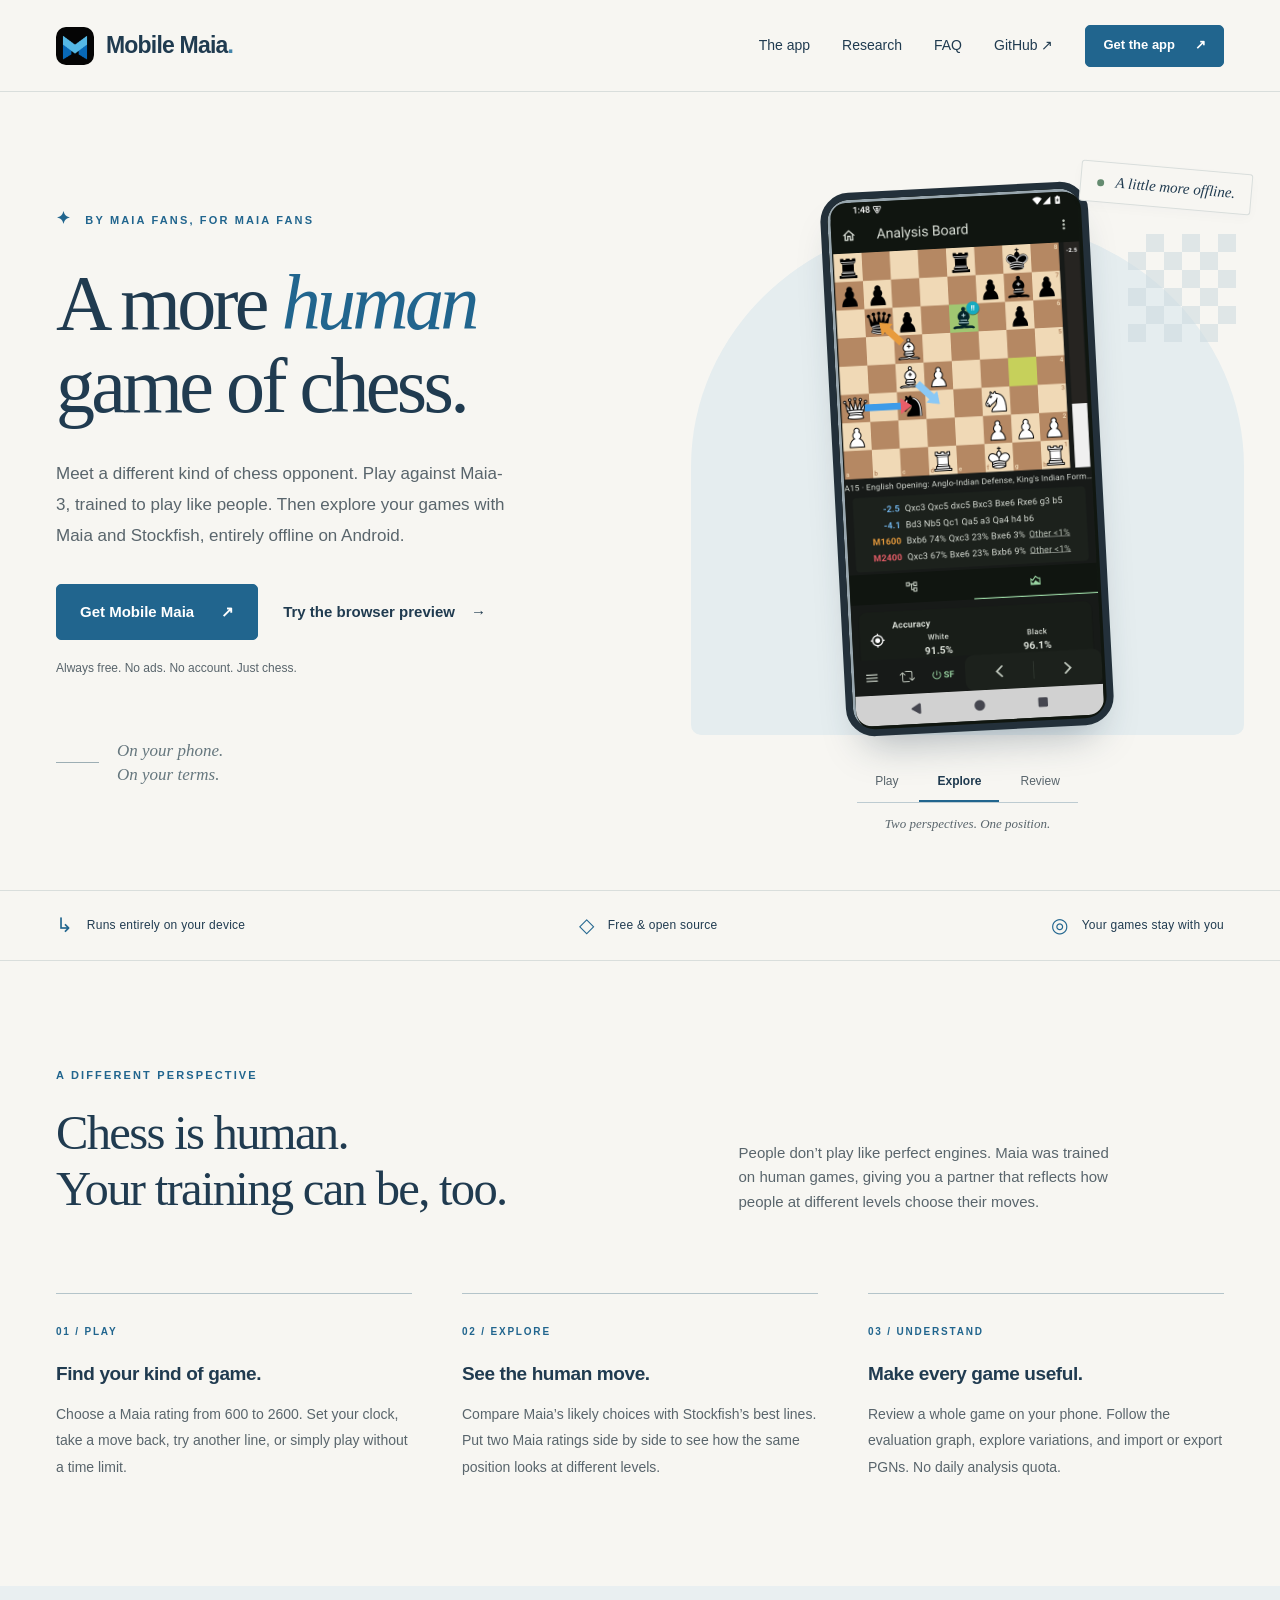
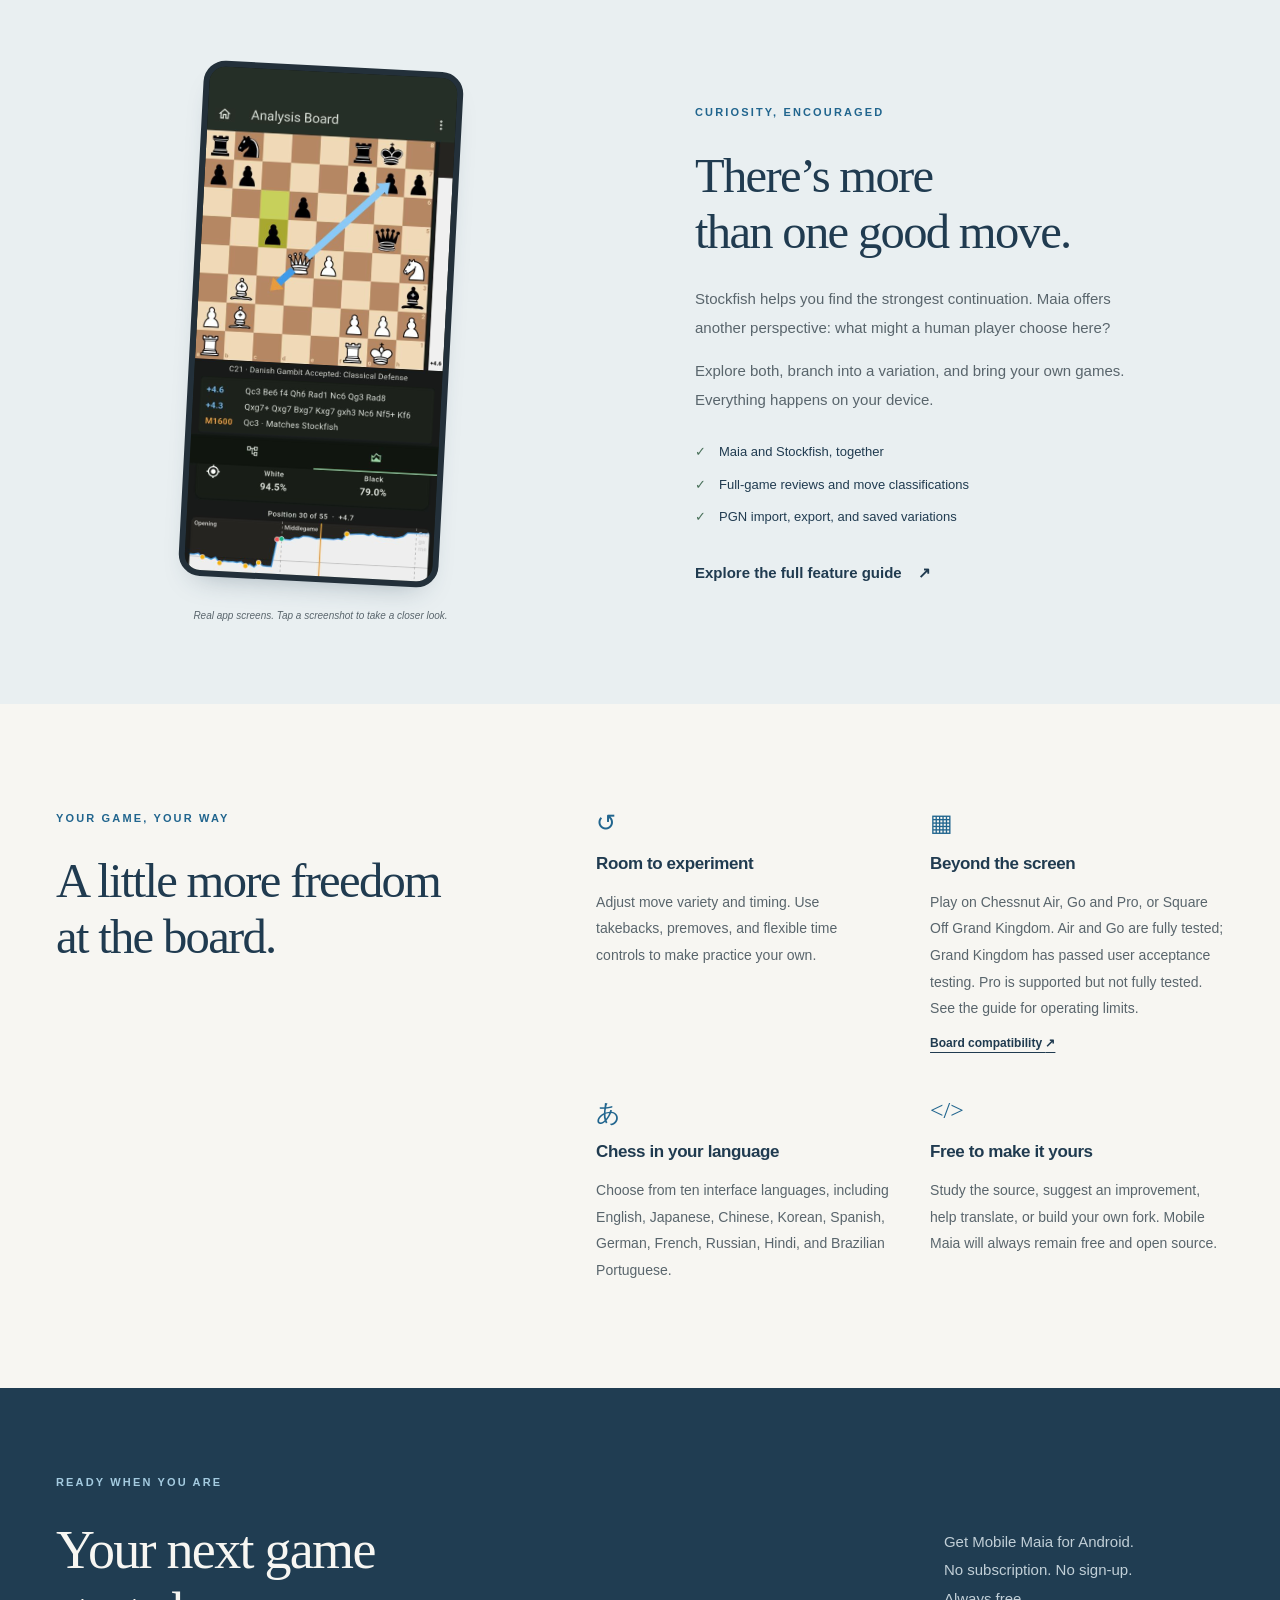
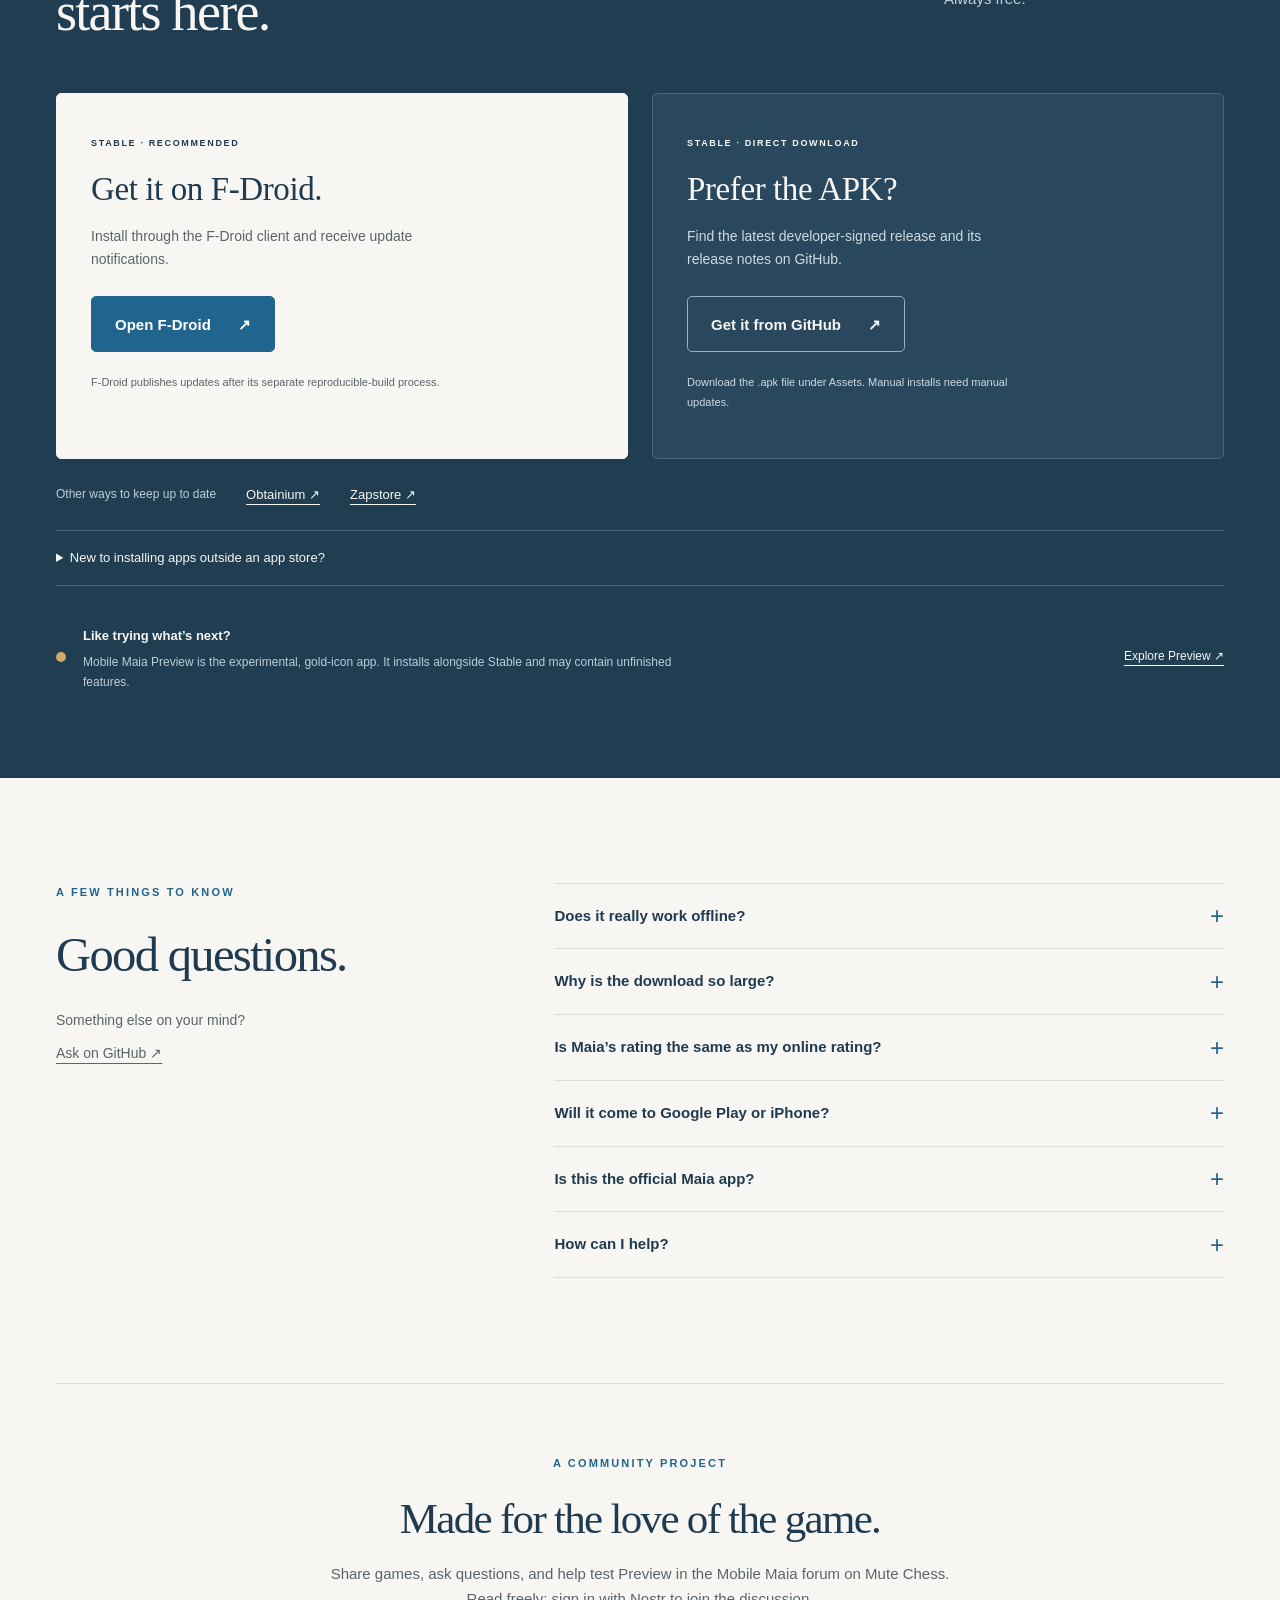
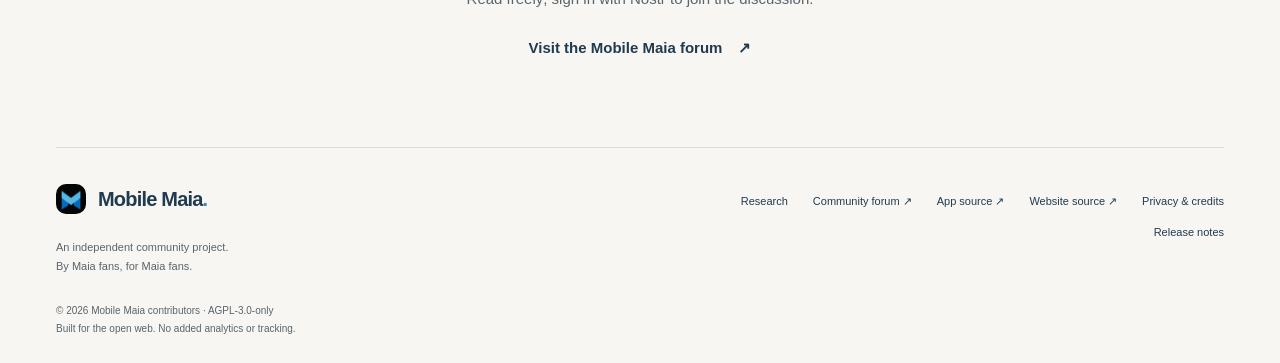
<file: site/index.html>
<!doctype html>
<html lang="en">
<head>
  <meta charset="utf-8">
  <meta name="viewport" content="width=device-width, initial-scale=1">
  <title>Mobile Maia — A more human game of chess</title>
  <meta name="description" content="Play human-like chess with Maia-3 and review your games with Stockfish. Free, open-source Android chess. Entirely offline, with no ads or account.">
  <meta name="theme-color" content="#f7f6f2">
  <meta property="og:type" content="website">
  <meta property="og:title" content="Mobile Maia — A more human game of chess">
  <meta property="og:description" content="Your chess companion, wherever you play. Maia-3 and Stockfish, entirely offline on Android. Always free and open source.">
  <meta property="og:url" content="https://mobilemaia.org/">
  <meta property="og:image" content="https://mobilemaia.org/assets/icon.png">
  <meta name="twitter:card" content="summary">
  <link rel="canonical" href="https://mobilemaia.org/">
  <link rel="icon" href="assets/icon.png" type="image/png">
  <link rel="stylesheet" href="styles.css?v=20261026">
  <script src="main.js?v=20261024" defer></script>
</head>
<body>
  <a class="skip-link" href="#main">Skip to content</a>
  <header class="site-header">
    <div class="container header-inner">
      <a class="brand" href="./" aria-label="Mobile Maia home"><img src="assets/icon.png" alt="" width="38" height="38"><span>Mobile Maia<span class="brand-dot">.</span></span></a>
      <nav aria-label="Main navigation">
        <a href="#features">The app</a>
        <a href="research/">Research</a>
        <a href="#questions">FAQ</a>
        <a class="nav-source" href="https://github.com/Dash1971/maia-chess-android">GitHub <span aria-hidden="true">↗</span></a>
        <a class="button button-small" href="#download">Get the app <span aria-hidden="true">↗</span></a>
      </nav>
    </div>
  </header>
  <main id="main">
    <section class="hero container" aria-labelledby="hero-title">
      <div class="hero-copy">
        <p class="eyebrow"><span class="little-cross" aria-hidden="true">✦</span> BY MAIA FANS, FOR MAIA FANS</p>
        <h1 id="hero-title">A more <em>human</em><br>game of chess.</h1>
        <p class="hero-description">Meet a different kind of chess opponent. Play against Maia-3, trained to play like people. Then explore your games with Maia and Stockfish, entirely offline on Android.</p>
        <div class="hero-actions">
          <a class="button" href="#download">Get Mobile Maia <span aria-hidden="true">↗</span></a>
          <a class="text-link" href="play/">Try the browser preview <span aria-hidden="true">→</span></a>
        </div>
        <p class="hero-note">Always free. No ads. No account. Just chess.</p>
        <div class="hero-footnote"><span class="small-rule" aria-hidden="true"></span><span>On your phone.<br>On your terms.</span></div>
      </div>
      <figure class="hero-visual">
        <div class="visual-corner" aria-hidden="true"></div>
        <span class="offline-tag"><span aria-hidden="true"></span> A little more offline.</span>
        <div class="phone">
          <a id="screen-link" href="assets/analysis.png" data-zoom aria-label="Enlarge the Analysis Board screenshot">
            <img id="app-screen" src="assets/analysis.png" width="1080" height="2280" alt="Mobile Maia Analysis Board comparing Stockfish lines with Maia 1600 and Maia 2400 move probabilities" fetchpriority="high">
          </a>
        </div>
        <div class="screenshot-controls" aria-label="Choose an app screenshot">
          <button type="button" data-view="play" aria-pressed="false">Play</button>
          <button type="button" data-view="analysis" aria-pressed="true">Explore</button>
          <button type="button" data-view="review" aria-pressed="false">Review</button>
        </div>
        <figcaption id="screen-caption">Two perspectives. One position.</figcaption>
      </figure>
    </section>

    <div class="principles-strip">
      <div class="container principles-inner">
        <p><span aria-hidden="true">↳</span> Runs entirely on your device</p>
        <p><span aria-hidden="true">◇</span> Free &amp; open source</p>
        <p><span aria-hidden="true">◎</span> Your games stay with you</p>
      </div>
    </div>

    <section class="section container" id="features" aria-labelledby="features-title">
      <div class="section-heading">
        <p class="eyebrow">A DIFFERENT PERSPECTIVE</p>
        <h2 id="features-title">Chess is human.<br>Your training can be, too.</h2>
        <p>People don’t play like perfect engines. Maia was trained on human games, giving you a partner that reflects how people at different levels choose their moves.</p>
      </div>
      <div class="feature-columns">
        <article><span class="feature-number">01 / PLAY</span><h3>Find your kind of game.</h3><p>Choose a Maia rating from 600 to 2600. Set your clock, take a move back, try another line, or simply play without a time limit.</p></article>
        <article><span class="feature-number">02 / EXPLORE</span><h3>See the human move.</h3><p>Compare Maia’s likely choices with Stockfish’s best lines. Put two Maia ratings side by side to see how the same position looks at different levels.</p></article>
        <article><span class="feature-number">03 / UNDERSTAND</span><h3>Make every game useful.</h3><p>Review a whole game on your phone. Follow the evaluation graph, explore variations, and import or export PGNs. No daily analysis quota.</p></article>
      </div>
    </section>

    <section class="analysis-section" aria-labelledby="analysis-title">
      <div class="container analysis-layout">
        <figure class="analysis-visual">
          <a href="assets/graph.jpg" data-zoom aria-label="Enlarge the game review screenshot"><img src="assets/graph.jpg" width="576" height="1280" alt="Mobile Maia game review showing a chessboard and an evaluation graph" loading="lazy"></a>
          <figcaption>Real app screens. Tap a screenshot to take a closer look.</figcaption>
        </figure>
        <div class="analysis-copy">
          <p class="eyebrow">CURIOSITY, ENCOURAGED</p>
          <h2 id="analysis-title">There’s more<br>than one good move.</h2>
          <p>Stockfish helps you find the strongest continuation. Maia offers another perspective: what might a human player choose here?</p>
          <p>Explore both, branch into a variation, and bring your own games. Everything happens on your device.</p>
          <ul class="tick-list"><li>Maia and Stockfish, together</li><li>Full-game reviews and move classifications</li><li>PGN import, export, and saved variations</li></ul>
          <a class="text-link" href="https://github.com/Dash1971/maia-chess-android/blob/main/docs/USER_GUIDE.md">Explore the full feature guide <span aria-hidden="true">↗</span></a>
        </div>
      </div>
    </section>

    <section class="section container your-game" aria-labelledby="your-game-title">
      <div><p class="eyebrow">YOUR GAME, YOUR WAY</p><h2 id="your-game-title">A little more freedom<br>at the board.</h2></div>
      <div class="freedom-grid">
        <article><span aria-hidden="true" class="freedom-icon">↺</span><h3>Room to experiment</h3><p>Adjust move variety and timing. Use takebacks, premoves, and flexible time controls to make practice your own.</p></article>
        <article><span aria-hidden="true" class="freedom-icon">▦</span><h3>Beyond the screen</h3><p>Play on Chessnut Air, Go and Pro, or Square Off Grand Kingdom. Air and Go are fully tested; Grand Kingdom has passed user acceptance testing. Pro is supported but not fully tested. See the guide for operating limits.</p><a href="https://github.com/Dash1971/maia-chess-android/blob/main/docs/USER_GUIDE.md#chessnut-electronic-board-play">Board compatibility <span aria-hidden="true">↗</span></a></article>
        <article><span aria-hidden="true" class="freedom-icon">あ</span><h3>Chess in your language</h3><p>Choose from ten interface languages, including English, Japanese, Chinese, Korean, Spanish, German, French, Russian, Hindi, and Brazilian Portuguese.</p></article>
        <article><span aria-hidden="true" class="freedom-icon">&lt;/&gt;</span><h3>Free to make it yours</h3><p>Study the source, suggest an improvement, help translate, or build your own fork. Mobile Maia will always remain free and open source.</p></article>
      </div>
    </section>

    <section class="download-section" id="download" aria-labelledby="download-title">
      <div class="container">
        <div class="download-heading"><div><p class="eyebrow">READY WHEN YOU ARE</p><h2 id="download-title">Your next game<br>starts here.</h2></div><p>Get Mobile Maia for Android.<br>No subscription. No sign-up.<br>Always free.</p></div>
        <div class="download-grid">
          <article class="download-card download-primary"><span class="download-label">STABLE · RECOMMENDED</span><h3>Get it on F-Droid.</h3><p>Install through the F-Droid client and receive update notifications.</p><a class="button" href="https://f-droid.org/packages/com.dash1971.maia_chess/">Open F-Droid <span aria-hidden="true">↗</span></a><p class="download-detail">F-Droid publishes updates after its separate reproducible-build process.</p></article>
          <article class="download-card"><span class="download-label">STABLE · DIRECT DOWNLOAD</span><h3>Prefer the APK?</h3><p>Find the latest developer-signed release and its release notes on GitHub.</p><a class="button button-outline" href="https://github.com/Dash1971/maia-chess-android/releases/latest">Get it from GitHub <span aria-hidden="true">↗</span></a><p class="download-detail">Download the .apk file under Assets. Manual installs need manual updates.</p></article>
        </div>
        <div class="other-downloads"><p>Other ways to keep up to date</p><a href="https://github.com/Dash1971/maia-chess-android/blob/main/docs/USER_GUIDE.md#install-and-update-with-obtainium">Obtainium <span aria-hidden="true">↗</span></a><a href="https://zapstore.dev/apps/com.dash1971.maia_chess">Zapstore <span aria-hidden="true">↗</span></a></div>
        <details class="install-help"><summary>New to installing apps outside an app store?</summary><div><p>For F-Droid, install the client from <a href="https://f-droid.org/">f-droid.org</a>, then search for Mobile Maia. For a direct install, open the GitHub release page, expand <strong>Assets</strong>, and download the APK on your Android device.</p><p>When you open the APK, Android may ask you to allow that browser or file manager to install unknown apps. Allow it for the app you used, confirm the installation, and you can turn that permission off again afterward. Keep the same distribution source for updates. See the <a href="https://github.com/Dash1971/maia-chess-android/blob/main/docs/USER_GUIDE.md#install-and-update-with-f-droid">installation guide</a> for more help.</p></div></details>
        <aside class="preview-note"><span class="preview-dot" aria-hidden="true"></span><div><strong>Like trying what’s next?</strong><p>Mobile Maia Preview is the experimental, gold-icon app. It installs alongside Stable and may contain unfinished features.</p></div><a href="https://github.com/Dash1971/maia-chess-android-preview/releases">Explore Preview <span aria-hidden="true">↗</span></a></aside>
      </div>
    </section>

    <section class="section container faq-section" id="questions" aria-labelledby="questions-title">
      <div><p class="eyebrow">A FEW THINGS TO KNOW</p><h2 id="questions-title">Good questions.</h2><p>Something else on your mind?<br><a href="https://github.com/Dash1971/maia-chess-android/issues">Ask on GitHub <span aria-hidden="true">↗</span></a></p></div>
      <div class="faq-list">
        <details><summary>Does it really work offline?</summary><p>Yes. The Maia-3 model and Stockfish are bundled with the app. After installation, you can play and analyse without an internet connection. There’s no account, cloud analysis, or daily game limit.</p></details>
        <details><summary>Why is the download so large?</summary><p>The download is several hundred megabytes because the Maia model comes with it. That’s what lets your phone run Maia locally, without sending your positions to a server or downloading an engine later.</p></details>
        <details><summary>Is Maia’s rating the same as my online rating?</summary><p>Think of the selected rating as a human-play setting, rather than a promise about competitive strength. Maia models human move choices at different ratings. Sampling settings, time controls, and the position can all affect how it plays. <a href="research/">Read the project’s research</a>.</p></details>
        <details><summary>Will it come to Google Play or iPhone?</summary><p>There are no plans for an official Google Play release or iPhone app. Mobile Maia chooses open Android distribution in keeping with its software-freedom values. Independent forks are welcome under the applicable licences, with distinct branding. <a href="https://github.com/Dash1971/maia-chess-android/blob/main/docs/USER_GUIDE.md#availability-and-forks">Read the project’s position</a>.</p></details>
        <details><summary>Is this the official Maia app?</summary><p>Mobile Maia is an independent community project, made by Maia fans. It uses Maia-3 from the University of Toronto’s Computational Social Science Lab, alongside Stockfish. It is not affiliated with or endorsed by those projects. <a href="about.html#credits">Meet the projects behind it</a>.</p></details>
        <details><summary>How can I help?</summary><p>Try the app, report a reproducible bug, help translate, improve the documentation, or test Preview. Feature requests belong in the <a href="https://github.com/Dash1971/maia-chess-android-preview/issues">Preview issue tracker</a>; Stable bugs belong in the <a href="https://github.com/Dash1971/maia-chess-android/issues">Stable issue tracker</a>. Please search for existing reports first.</p></details>
      </div>
    </section>

    <section class="closing container" id="community" aria-labelledby="closing-title">
      <p class="eyebrow">A COMMUNITY PROJECT</p>
      <h2 id="closing-title">Made for the love of the game.</h2>
      <p>Share games, ask questions, and help test Preview in the Mobile Maia forum on Mute Chess.<br>Read freely; sign in with Nostr to join the discussion.</p>
      <a class="text-link" href="https://mutechess.org/forum/mobile-maia">Visit the Mobile Maia forum <span aria-hidden="true">↗</span></a>
    </section>
  </main>
  <footer class="container site-footer"><div><a class="brand" href="./"><img src="assets/icon.png" alt="" width="30" height="30"><span>Mobile Maia<span class="brand-dot">.</span></span></a><p>An independent community project.<br>By Maia fans, for Maia fans.</p></div><div class="footer-links"><a href="research/">Research</a><a href="https://mutechess.org/forum/mobile-maia">Community forum <span aria-hidden="true">↗</span></a><a href="https://github.com/Dash1971/maia-chess-android">App source <span aria-hidden="true">↗</span></a><a href="https://github.com/Dash1971/mobilemaia.org">Website source <span aria-hidden="true">↗</span></a><a href="about.html">Privacy &amp; credits</a><a href="https://github.com/Dash1971/maia-chess-android/releases">Release notes</a></div><p class="footer-small">© 2026 Mobile Maia contributors · AGPL-3.0-only<br>Built for the open web. No added analytics or tracking.</p></footer>
  <dialog class="image-dialog" id="image-dialog" aria-label="Enlarged app screenshot"><button type="button" class="dialog-close" aria-label="Close enlarged screenshot">Close <span aria-hidden="true">×</span></button><img src="assets/analysis.png" alt=""></dialog>
</body>
</html>
</file>
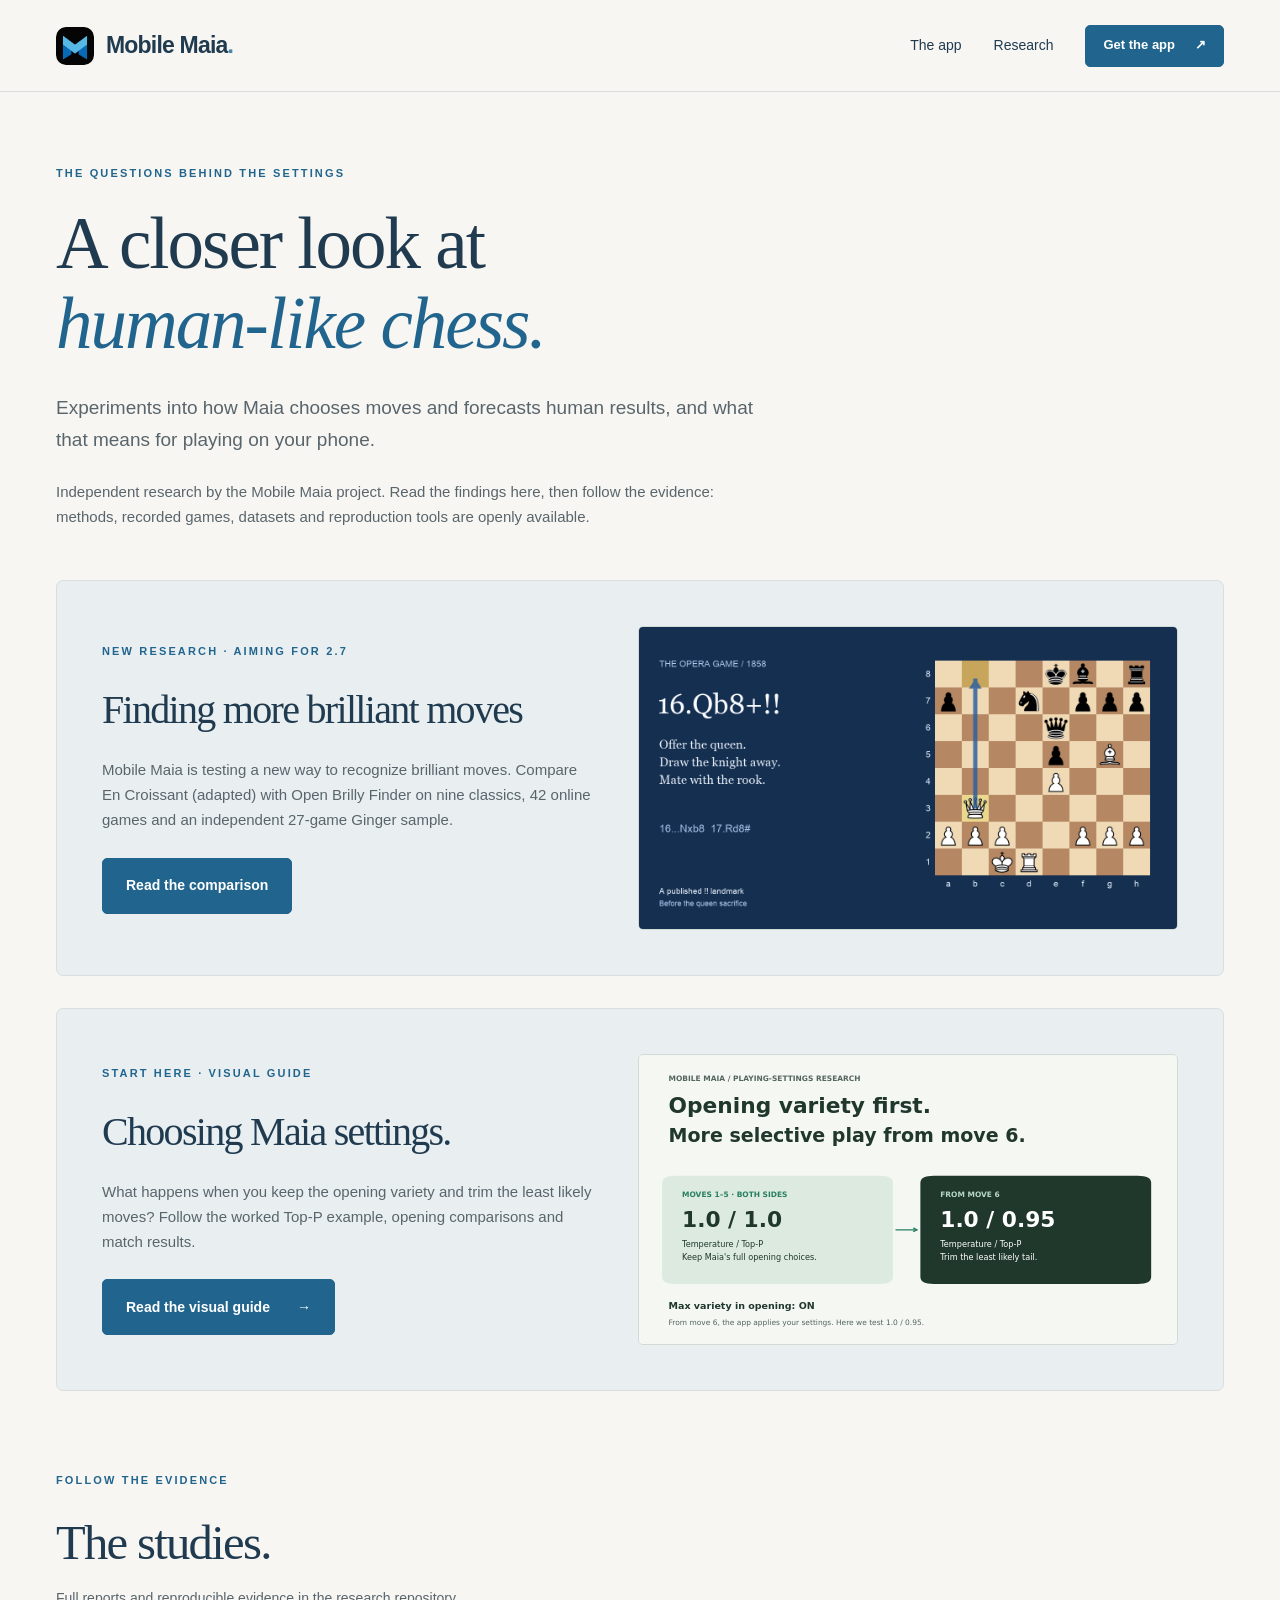
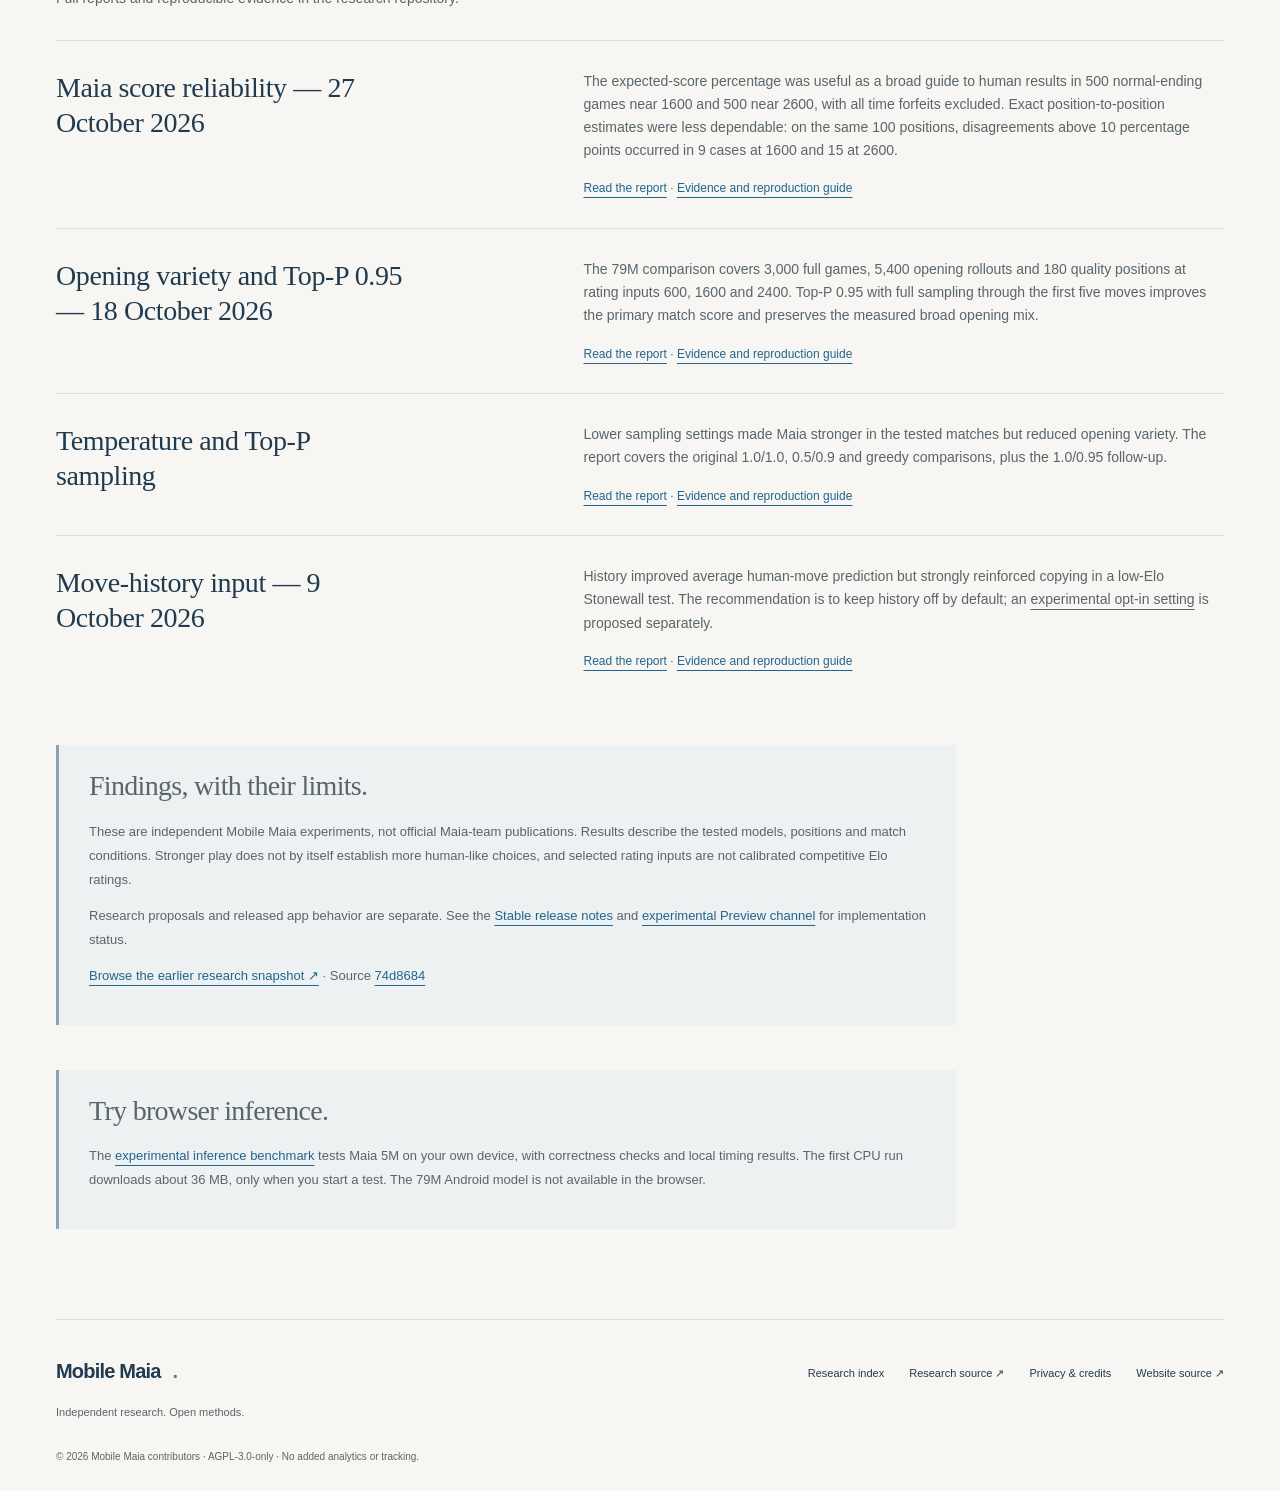
<file: site/research/index.html>
<!doctype html>
<!-- Generated by tools/research.py. Edit the pinned research source, not this page. -->
<html lang="en"><head><meta charset="utf-8"><meta name="viewport" content="width=device-width, initial-scale=1">
<title>Research — Mobile Maia</title><meta name="description" content="Independent Mobile Maia research into score reliability, sampling, opening variety and move history. Explore visual guides and reproducible evidence.">
<meta name="theme-color" content="#f7f6f2"><meta property="og:type" content="article"><meta property="og:title" content="Research — Mobile Maia"><meta property="og:description" content="Independent Mobile Maia research into score reliability, sampling, opening variety and move history. Explore visual guides and reproducible evidence."><meta property="og:url" content="https://mobilemaia.org/research/"><meta property="og:image" content="https://mobilemaia.org/assets/icon.png"><meta name="twitter:card" content="summary">
<link rel="canonical" href="https://mobilemaia.org/research/"><link rel="icon" href="../assets/icon.png" type="image/png"><link rel="stylesheet" href="../styles.css?v=20261026"><link rel="stylesheet" href="../research.css?v=20261027"></head>
<body><a class="skip-link" href="#main">Skip to content</a>
<header class="site-header"><div class="container header-inner">
<a class="brand" href="../" aria-label="Mobile Maia home"><img src="../assets/icon.png" alt="" width="38" height="38"><span>Mobile Maia<span class="brand-dot">.</span></span></a>
<nav aria-label="Main navigation"><a href="../#features">The app</a><a href="../research/" aria-current="page">Research</a><a class="button button-small" href="../#download">Get the app <span aria-hidden="true">↗</span></a></nav>
</div></header><main id="main" class="container research-page">
<header class="research-title research-index-title"><p class="eyebrow">THE QUESTIONS BEHIND THE SETTINGS</p><h1>A closer look at<br><em>human-like chess.</em></h1><p class="research-deck">Experiments into how Maia chooses moves and forecasts human results, and what that means for playing on your phone.</p><p class="research-intro">Independent research by the Mobile Maia project. Read the findings here, then follow the evidence: methods, recorded games, datasets and reproduction tools are openly available.</p></header>
<section class="research-feature famous-feature" aria-labelledby="brilliant-study-title"><div><p class="eyebrow">NEW RESEARCH · AIMING FOR 2.7</p><h2 id="brilliant-study-title">Finding more brilliant moves</h2><p>Mobile Maia is testing a new way to recognize brilliant moves. Compare En Croissant (adapted) with Open Brilly Finder on nine classics, 42 online games and an independent 27-game Ginger sample.</p><a class="button" href="brilliant-moves/">Read the comparison</a></div><a href="brilliant-moves/" class="feature-figure" aria-label="Explore the Brilliant-move study"><img src="brilliant-moves/figures/hero-opera.png" alt="The actual Opera Game position before Morphy’s queen sacrifice on b8." width="1280" height="720" fetchpriority="high"></a></section>
<section class="research-feature" aria-labelledby="visual-guide-title"><div><p class="eyebrow">START HERE · VISUAL GUIDE</p><h2 id="visual-guide-title">Choosing Maia settings.</h2><p>What happens when you keep the opening variety and trim the least likely moves? Follow the worked Top-P example, opening comparisons and match results.</p><a class="button" href="choosing-maia-settings/">Read the visual guide <span aria-hidden="true">→</span></a></div><a href="choosing-maia-settings/" class="feature-figure" aria-label="Read the visual settings guide"><img src="figures/opening-switch.svg" alt="Full sampling for the first five moves by each side, then Temperature 1.0 and Top-P 0.95 from move 6." width="792" height="425" fetchpriority="high"></a></section>
<section class="research-studies" aria-labelledby="studies-title"><div class="study-heading"><p class="eyebrow">FOLLOW THE EVIDENCE</p><h2 id="studies-title">The studies.</h2><p>Full reports and reproducible evidence in the research repository.</p></div><article class="research-study"><h3>Maia score reliability — 27 October 2026</h3><p>The expected-score percentage was useful as a broad guide to human results in 500 normal-ending games near 1600 and 500 near 2600, with all time forfeits excluded. Exact position-to-position estimates were less dependable: on the same 100 positions, disagreements above 10 percentage points occurred in 9 cases at 1600 and 15 at 2600.</p><p class="study-links"><a href="score-reliability/">Read the report</a> · <a href="https://github.com/Dash1971/mobile-maia-research/blob/74d8684db865753080da72c6f43b1973bbfd668e/studies/score-reliability-2026-10-27/README.md">Evidence and reproduction guide</a></p></article><article class="research-study"><h3>Opening variety and Top-P 0.95 — 18 October 2026</h3><p>The 79M comparison covers 3,000 full games, 5,400 opening rollouts and 180 quality positions at rating inputs 600, 1600 and 2400. Top-P 0.95 with full sampling through the first five moves improves the primary match score and preserves the measured broad opening mix.</p><p class="study-links"><a href="https://github.com/Dash1971/mobile-maia-research/blob/74d8684db865753080da72c6f43b1973bbfd668e/studies/opening-variety-2026-10-18/REPORT.md">Read the report</a> · <a href="https://github.com/Dash1971/mobile-maia-research/blob/74d8684db865753080da72c6f43b1973bbfd668e/studies/opening-variety-2026-10-18/README.md">Evidence and reproduction guide</a></p></article><article class="research-study"><h3>Temperature and Top-P sampling</h3><p>Lower sampling settings made Maia stronger in the tested matches but reduced opening variety. The report covers the original 1.0/1.0, 0.5/0.9 and greedy comparisons, plus the 1.0/0.95 follow-up.</p><p class="study-links"><a href="https://github.com/Dash1971/mobile-maia-research/blob/74d8684db865753080da72c6f43b1973bbfd668e/studies/maia3-sampling/REPORT.md">Read the report</a> · <a href="https://github.com/Dash1971/mobile-maia-research/blob/74d8684db865753080da72c6f43b1973bbfd668e/studies/maia3-sampling/README.md">Evidence and reproduction guide</a></p></article><article class="research-study"><h3>Move-history input — 9 October 2026</h3><p>History improved average human-move prediction but strongly reinforced copying in a low-Elo Stonewall test. The recommendation is to keep history off by default; an <a href="https://github.com/Dash1971/maia-chess-android-preview/issues/101">experimental opt-in setting</a> is proposed separately.</p><p class="study-links"><a href="https://github.com/Dash1971/mobile-maia-research/blob/74d8684db865753080da72c6f43b1973bbfd668e/studies/move-history-2026-10-09/REPORT.md">Read the report</a> · <a href="https://github.com/Dash1971/mobile-maia-research/blob/74d8684db865753080da72c6f43b1973bbfd668e/studies/move-history-2026-10-09/README.md">Evidence and reproduction guide</a></p></article></section>
<aside class="research-context research-index-context"><h2>Findings, with their limits.</h2><p>These are independent Mobile Maia experiments, not official Maia-team publications. Results describe the tested models, positions and match conditions. Stronger play does not by itself establish more human-like choices, and selected rating inputs are not calibrated competitive Elo ratings.</p><p>Research proposals and released app behavior are separate. See the <a href="https://github.com/Dash1971/maia-chess-android/releases">Stable release notes</a> and <a href="https://github.com/Dash1971/maia-chess-android-preview">experimental Preview channel</a> for implementation status.</p><p><a href="https://github.com/Dash1971/mobile-maia-research/blob/74d8684db865753080da72c6f43b1973bbfd668e/README.md">Browse the earlier research snapshot ↗</a> · Source <a href="https://github.com/Dash1971/mobile-maia-research/commit/74d8684db865753080da72c6f43b1973bbfd668e">74d8684</a></p></aside>
<aside class="research-context research-index-context"><h2>Try browser inference.</h2><p>The <a href="../lab/inference/">experimental inference benchmark</a> tests Maia 5M on your own device, with correctness checks and local timing results. The first CPU run downloads about 36 MB, only when you start a test. The 79M Android model is not available in the browser.</p></aside>
</main>
<footer class="container site-footer"><div><a class="brand" href="../">Mobile Maia<span class="brand-dot">.</span></a><p>Independent research. Open methods.</p></div><div class="footer-links"><a href="../research/">Research index</a><a href="https://github.com/Dash1971/mobile-maia-research">Research source ↗</a><a href="../about.html">Privacy &amp; credits</a><a href="https://github.com/Dash1971/mobilemaia.org">Website source ↗</a></div><p class="footer-small">© 2026 Mobile Maia contributors · AGPL-3.0-only · No added analytics or tracking.</p></footer>
</body></html>
</file>
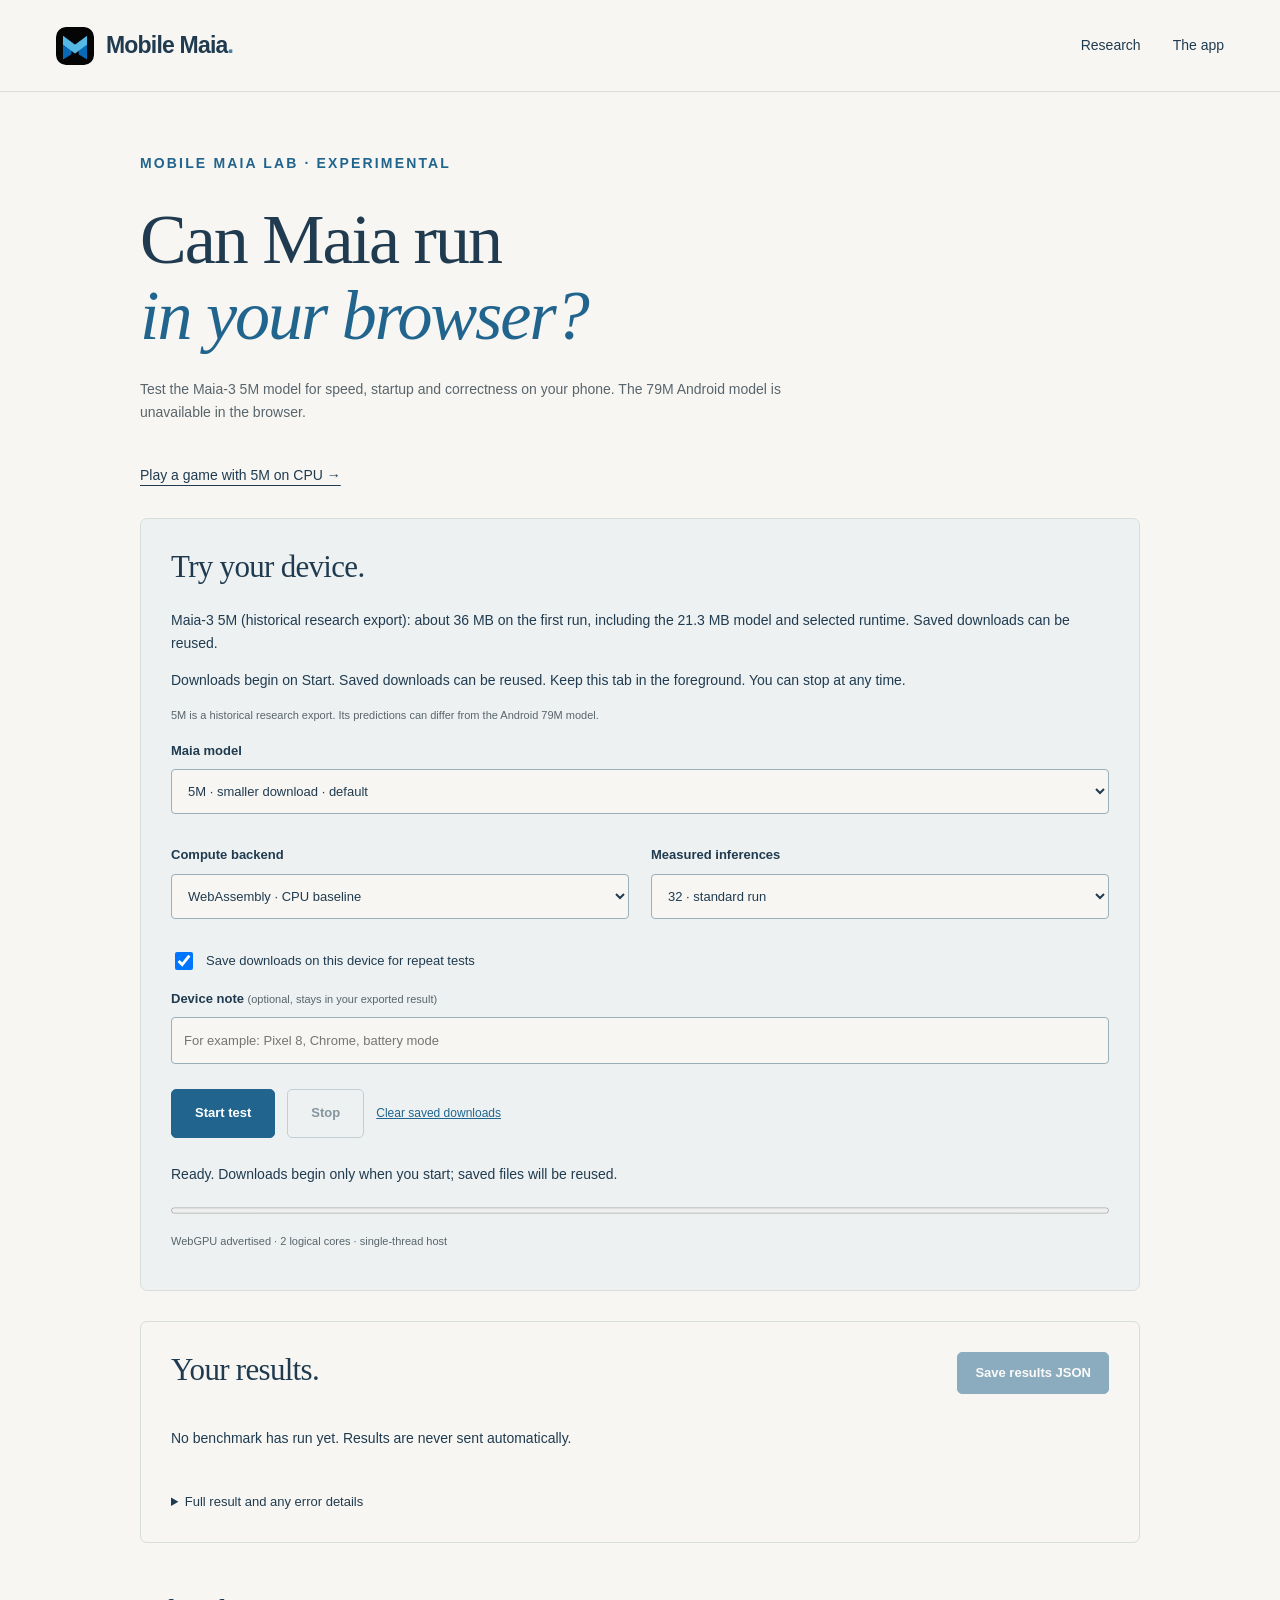
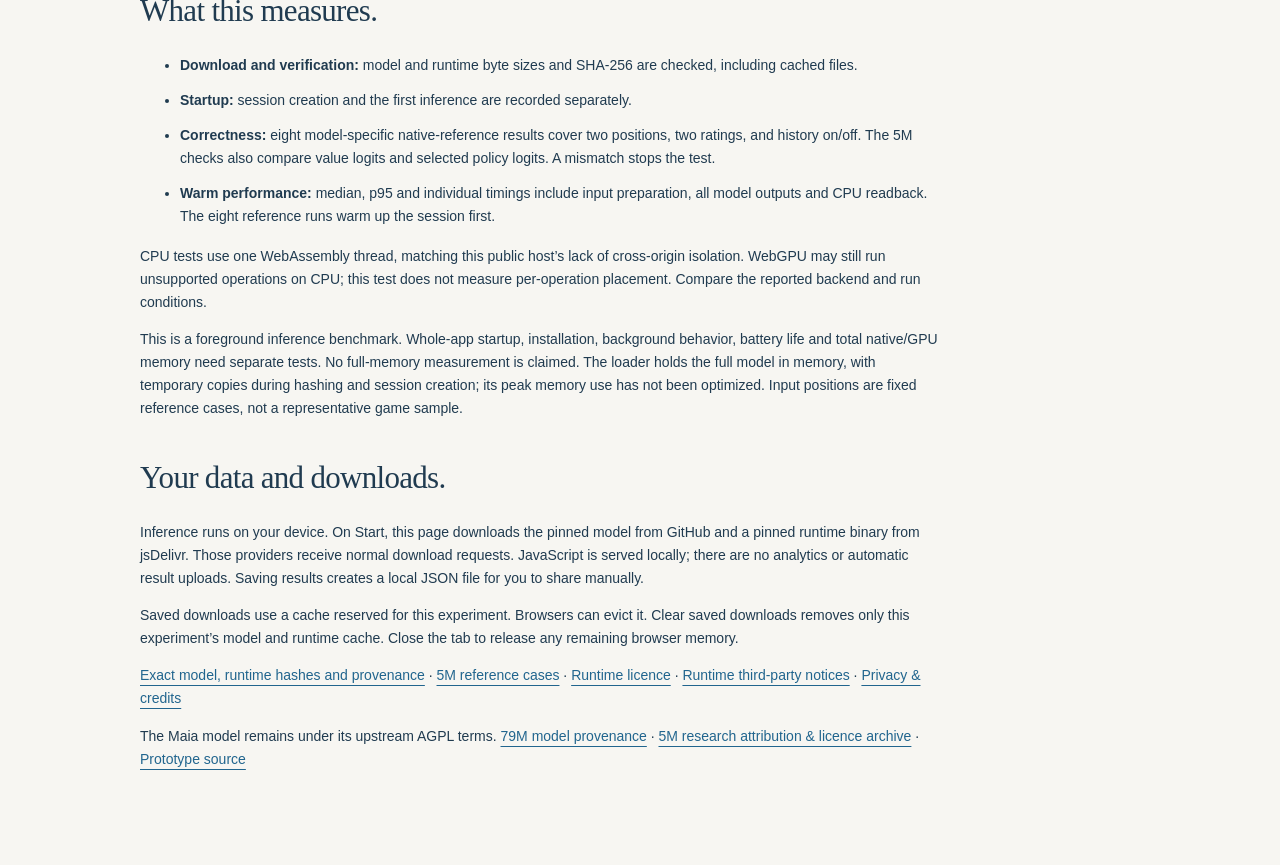
<file: site/lab/inference/index.html>
<!doctype html>
<html lang="en"><head><meta charset="utf-8"><meta name="viewport" content="width=device-width, initial-scale=1"><title>Browser inference test — Mobile Maia</title><meta name="description" content="Test Maia-3 5M in your browser, with correctness checks and local performance measurements."><meta name="theme-color" content="#f7f6f2"><link rel="canonical" href="https://mobilemaia.org/lab/inference/"><link rel="icon" href="../../assets/icon.png"><link rel="stylesheet" href="../../styles.css?v=20261026"><link rel="stylesheet" href="benchmark.css"><script type="module" src="benchmark.mjs?v=20261027-5m"></script></head>
<body><a class="skip-link" href="#main">Skip to content</a><header class="site-header"><div class="container header-inner"><a class="brand" href="../../"><img src="../../assets/icon.png" alt="" width="38" height="38"><span>Mobile Maia<span class="brand-dot">.</span></span></a><nav aria-label="Main navigation"><a href="../../research/">Research</a><a href="../../">The app</a></nav></div></header>
<main id="main" class="container benchmark"><p class="eyebrow">MOBILE MAIA LAB · EXPERIMENTAL</p><h1>Can Maia run<br><em>in your browser?</em></h1><p class="deck">Test the Maia-3 5M model for speed, startup and correctness on your phone. The 79M Android model is unavailable in the browser.</p>
<p><a href="../../play/">Play a game with 5M on CPU →</a></p>
<section class="test-panel" aria-labelledby="test-title"><h2 id="test-title">Try your device.</h2><p id="download-info" aria-live="polite">Maia-3 5M + CPU: about 36 MB on the first run, including the 21.3 MB model and runtime.</p><p>Downloads begin on Start. Saved downloads can be reused. Keep this tab in the foreground. You can stop at any time.</p><p class="small">5M is a historical research export. Its predictions can differ from the Android 79M model.</p>
<noscript><p>This inference experiment requires JavaScript. The research articles remain readable without it.</p></noscript>
<form id="controls"><label>Maia model<select id="model" aria-label="Maia model"><option value="5m" selected>5M · smaller download · default</option></select></label><div class="control-grid"><label>Compute backend<select id="backend" aria-label="Compute backend"><option value="wasm">WebAssembly · CPU baseline</option><option value="webgpu">WebGPU · try GPU acceleration</option></select></label><label>Measured inferences<select id="iterations" aria-label="Measured inferences"><option value="8">8 · quick check</option><option value="32" selected>32 · standard run</option><option value="64">64 · longer run</option></select></label></div><label class="cache-choice"><input id="keep" type="checkbox" checked> Save downloads on this device for repeat tests</label><label>Device note <span class="optional">(optional, stays in your exported result)</span><input id="device-note" type="text" maxlength="120" placeholder="For example: Pixel 8, Chrome, battery mode"></label><div class="actions"><button id="start" class="button" type="submit" disabled>Start test</button><button id="stop" class="button button-outline" type="button" disabled>Stop</button><button id="clear" type="button" class="plain-button">Clear saved downloads</button></div></form>
<div class="progress-area"><p id="status" role="status" aria-live="polite">Preparing the local test…</p><progress id="progress" max="1" value="0" aria-label="Test progress"></progress><p id="detail" class="small"></p></div></section>
<section class="results-panel" aria-labelledby="results-title"><div class="results-heading"><h2 id="results-title">Your results.</h2><button id="export" type="button" class="button button-small" disabled>Save results JSON</button></div><p id="result-summary">No benchmark has run yet. Results are never sent automatically.</p><dl id="metrics" class="metrics"></dl><details><summary>Full result and any error details</summary><pre id="raw">No result yet.</pre></details></section>
<section class="method"><h2>What this measures.</h2><ul><li><strong>Download and verification:</strong> model and runtime byte sizes and SHA-256 are checked, including cached files.</li><li><strong>Startup:</strong> session creation and the first inference are recorded separately.</li><li><strong>Correctness:</strong> eight model-specific native-reference results cover two positions, two ratings, and history on/off. The 5M checks also compare value logits and selected policy logits. A mismatch stops the test.</li><li><strong>Warm performance:</strong> median, p95 and individual timings include input preparation, all model outputs and CPU readback. The eight reference runs warm up the session first.</li></ul><p>CPU tests use one WebAssembly thread, matching this public host’s lack of cross-origin isolation. WebGPU may still run unsupported operations on CPU; this test does not measure per-operation placement. Compare the reported backend and run conditions.</p><p>This is a foreground inference benchmark. Whole-app startup, installation, background behavior, battery life and total native/GPU memory need separate tests. No full-memory measurement is claimed. The loader holds the full model in memory, with temporary copies during hashing and session creation; its peak memory use has not been optimized. Input positions are fixed reference cases, not a representative game sample.</p><h2>Your data and downloads.</h2><p>Inference runs on your device. On Start, this page downloads the pinned model from GitHub and a pinned runtime binary from jsDelivr. Those providers receive normal download requests. JavaScript is served locally; there are no analytics or automatic result uploads. Saving results creates a local JSON file for you to share manually.</p><p>Saved downloads use a cache reserved for this experiment. Browsers can evict it. Clear saved downloads removes only this experiment’s model and runtime cache. Close the tab to release any remaining browser memory.</p><p><a href="config.json">Exact model, runtime hashes and provenance</a> · <a href="fixtures-5m.json">5M reference cases</a> · <a href="vendor/LICENSE">Runtime licence</a> · <a href="vendor/ThirdPartyNotices.txt">Runtime third-party notices</a> · <a href="../../about.html">Privacy &amp; credits</a></p><p>The Maia model remains under its upstream AGPL terms. <a href="https://github.com/Dash1971/maia-chess-android/blob/5f6743eed5491d2e8413fe0dfd1f8ef612d0aa84/MODEL_PROVENANCE.md">79M model provenance</a> · <a href="https://github.com/Dash1971/maia-chess-android/raw/e5c2392c4d979a47e458ba6f571c72ca60ae817b/docs/research/maia3-sampling/assets/mobile-maia-5m-reproduction-asset.zip">5M research attribution &amp; licence archive</a> · <a href="https://github.com/Dash1971/mobilemaia.org">Prototype source</a></p></section></main></body></html>
</file>
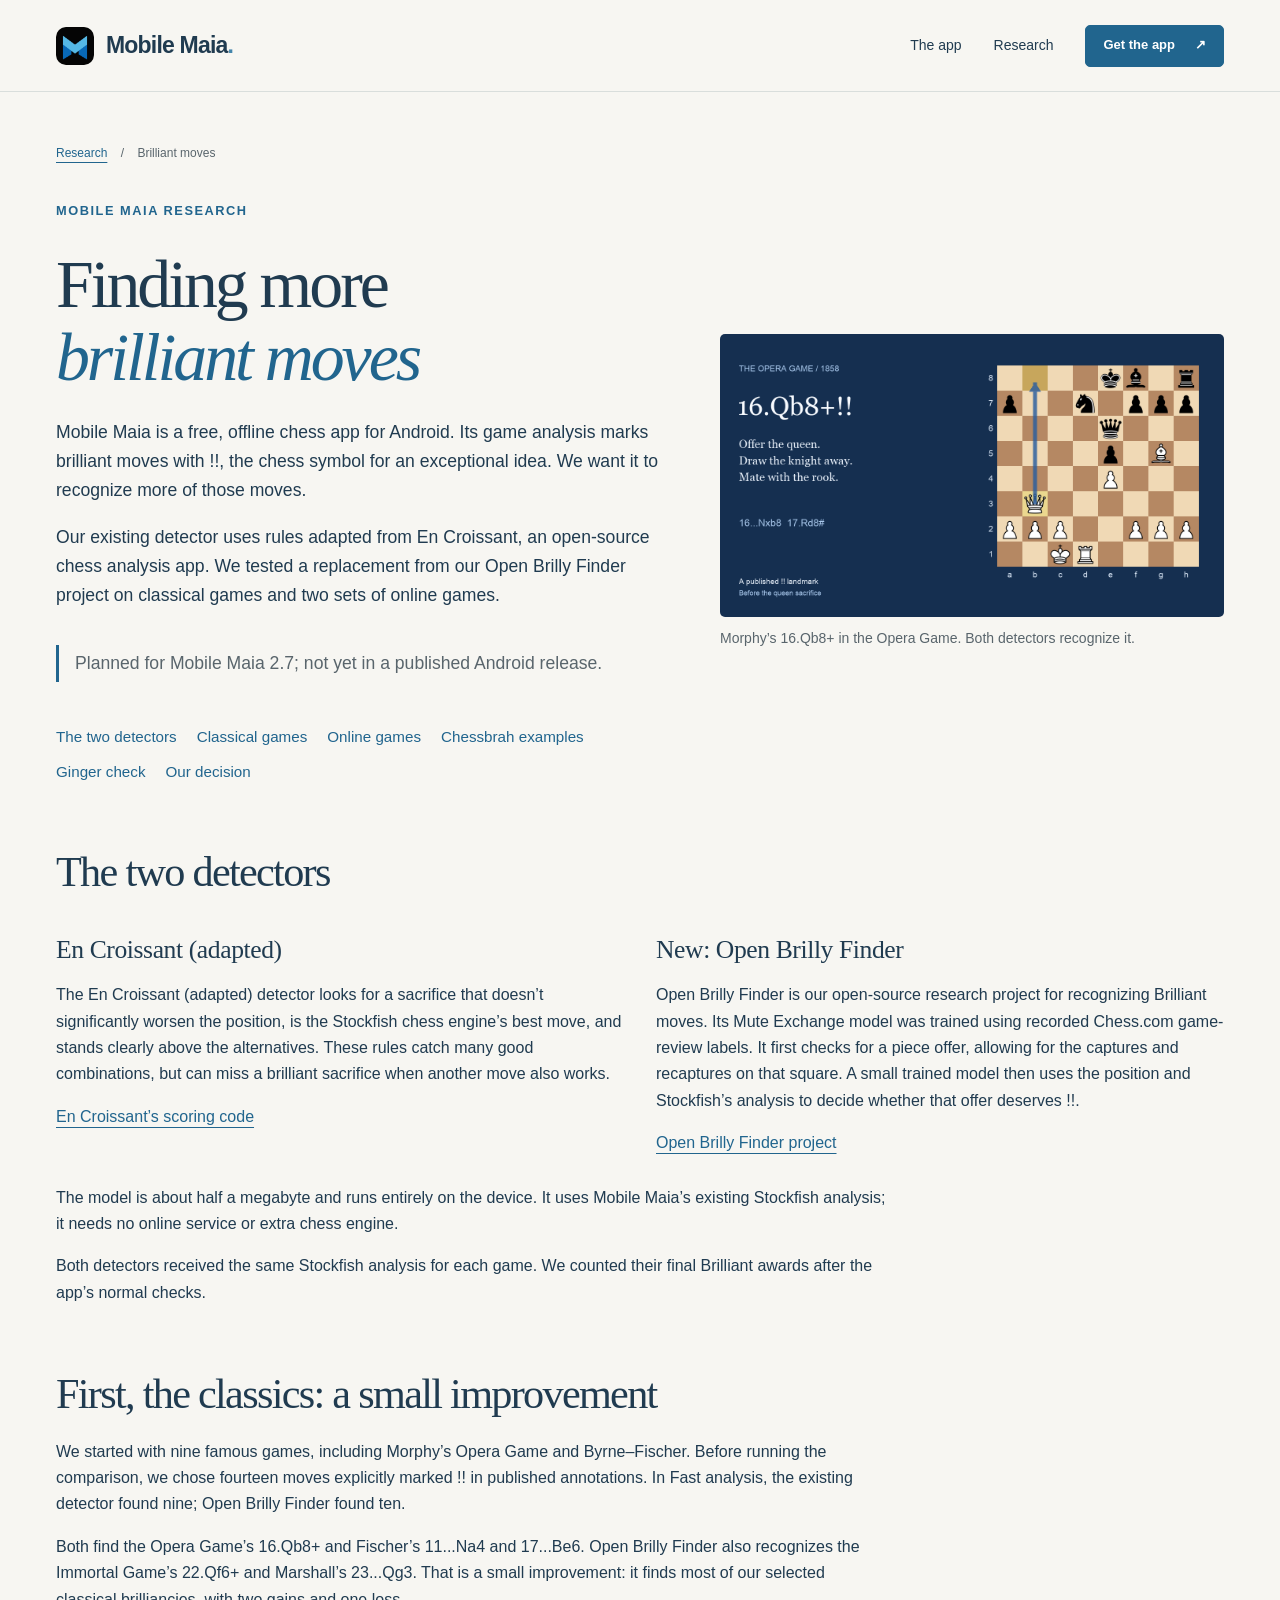
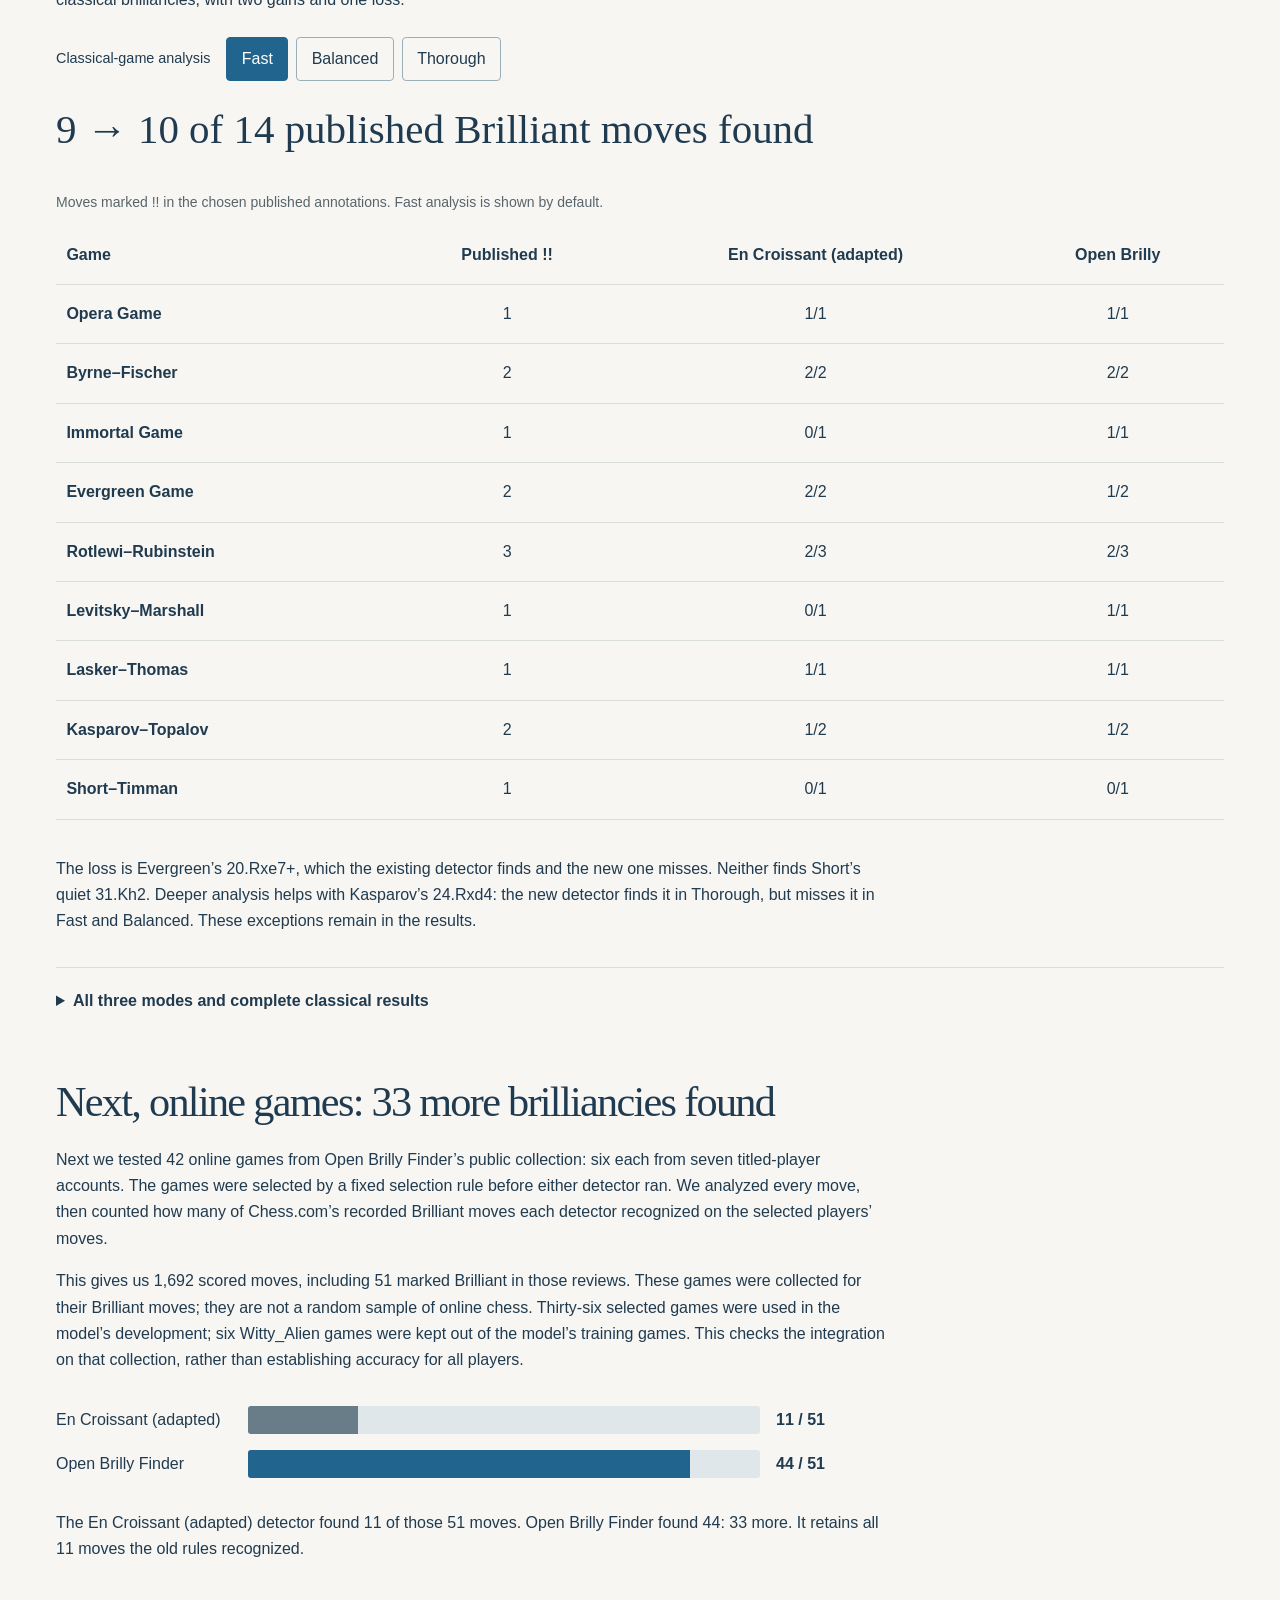
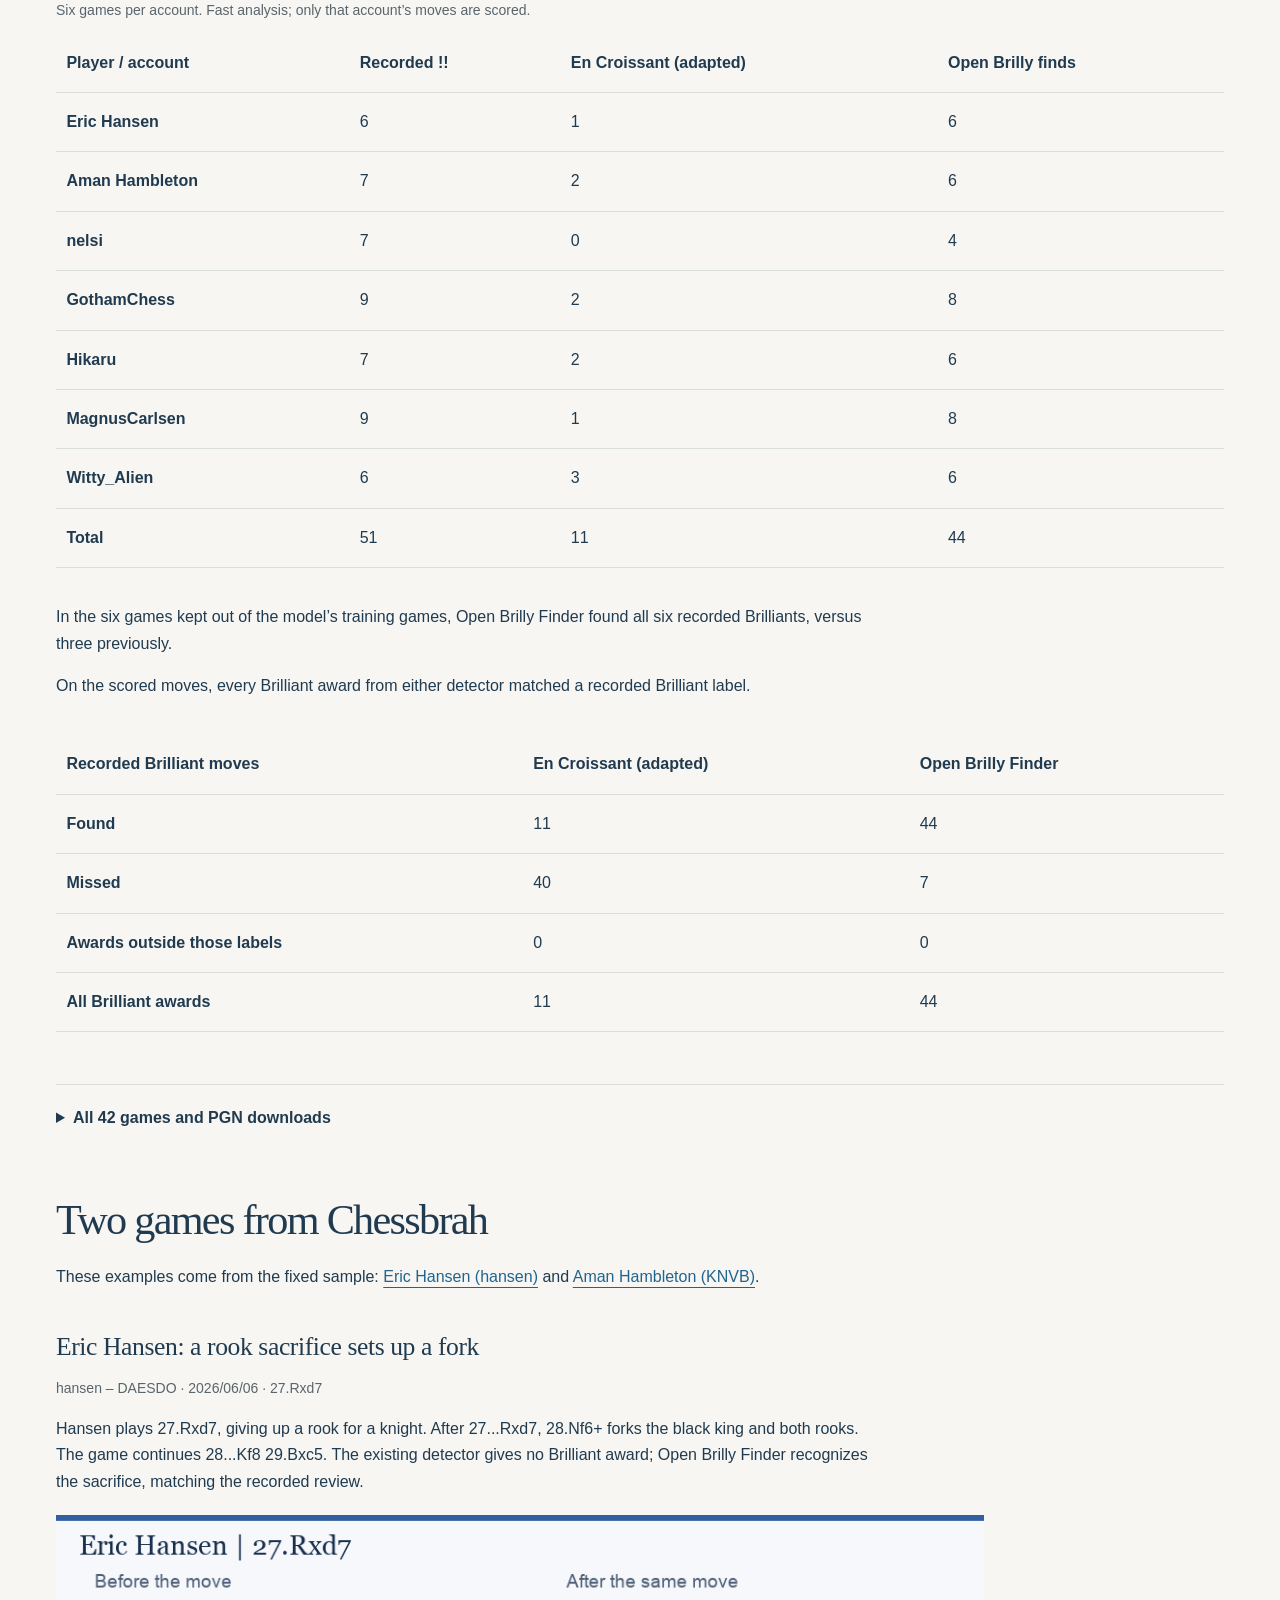
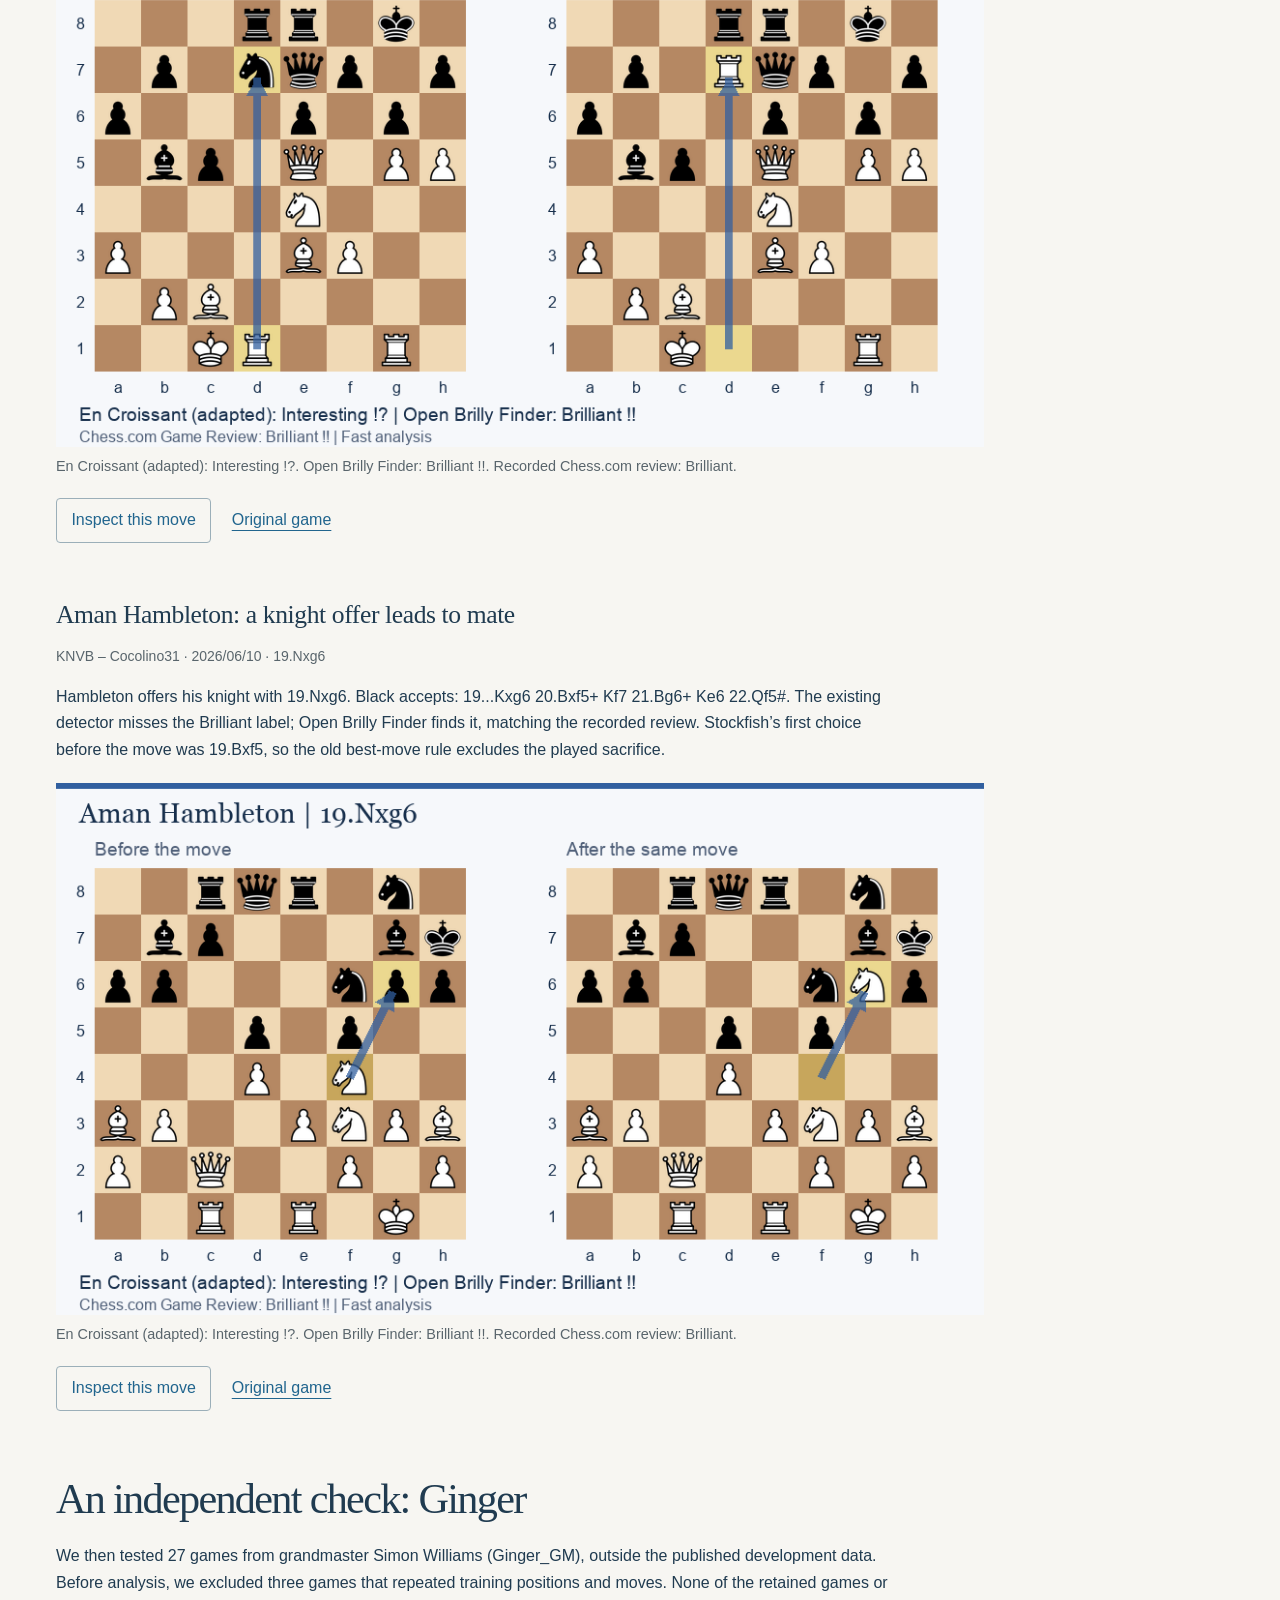
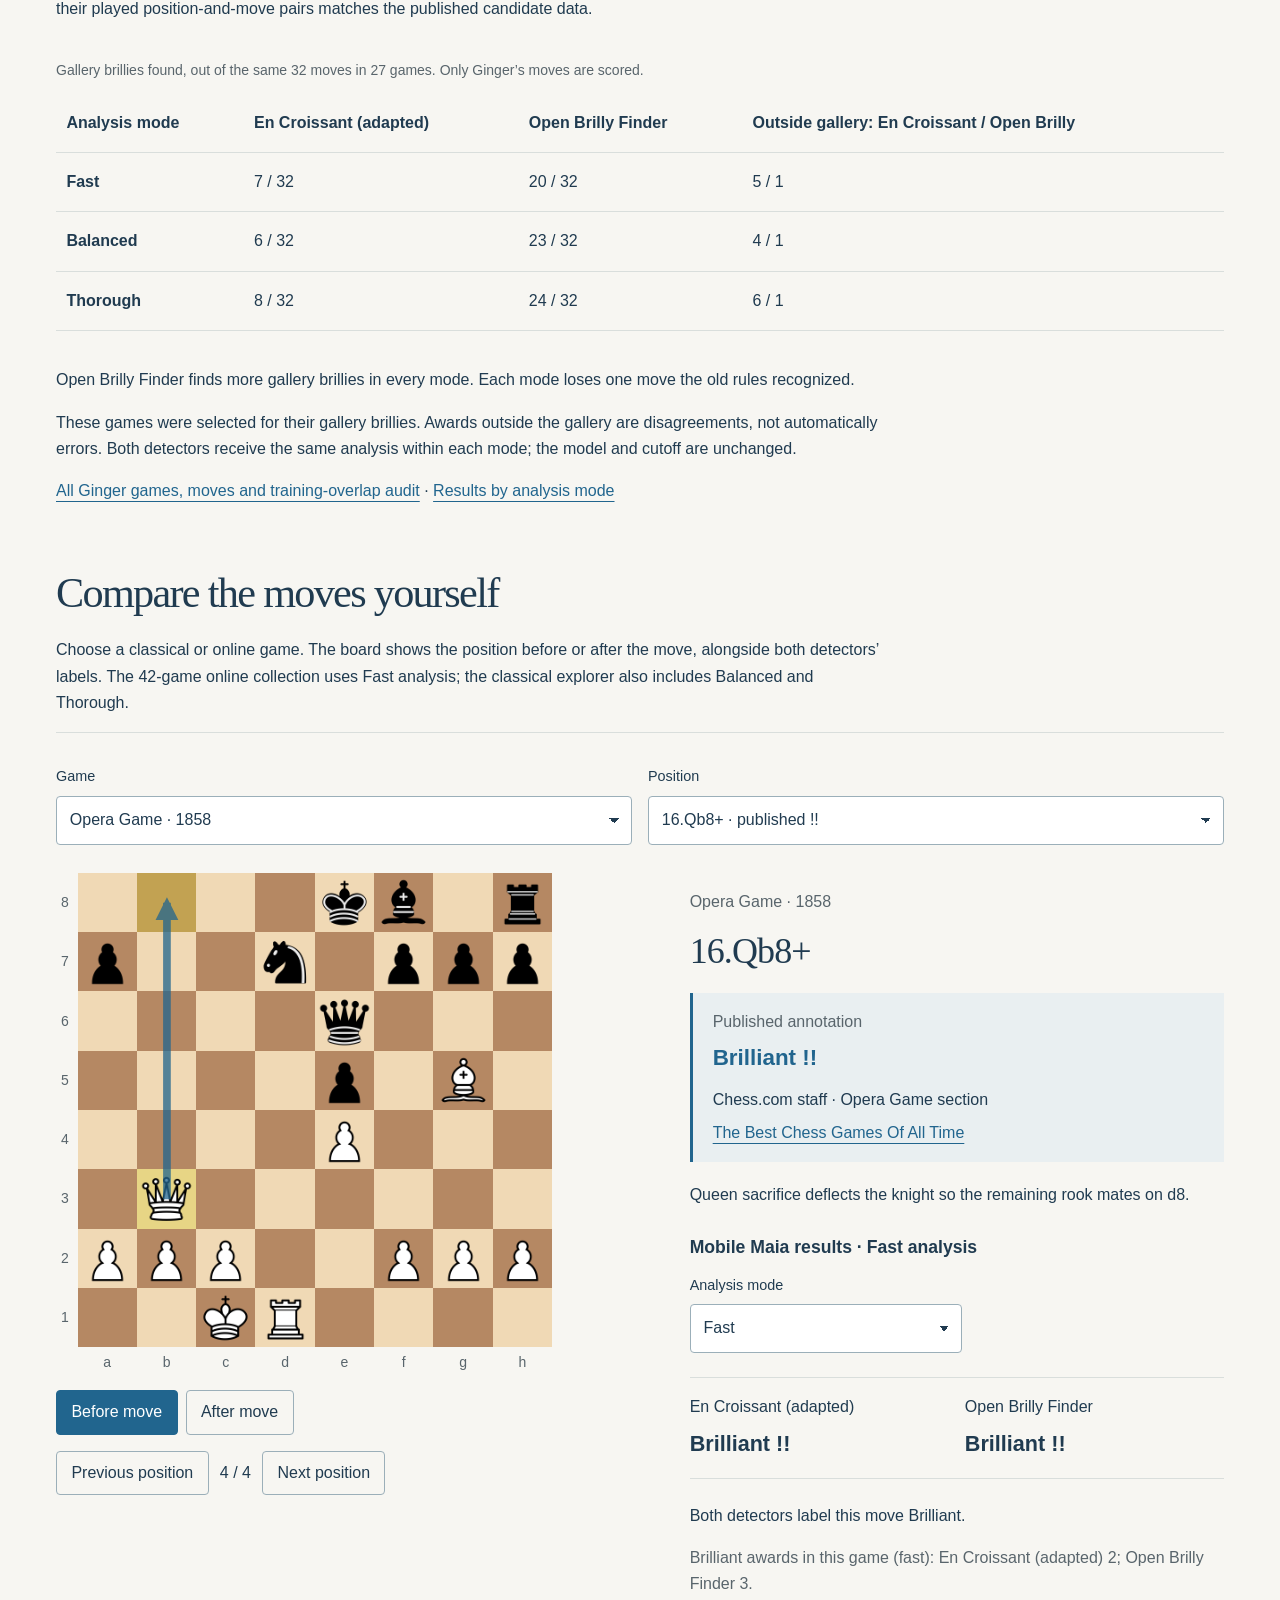
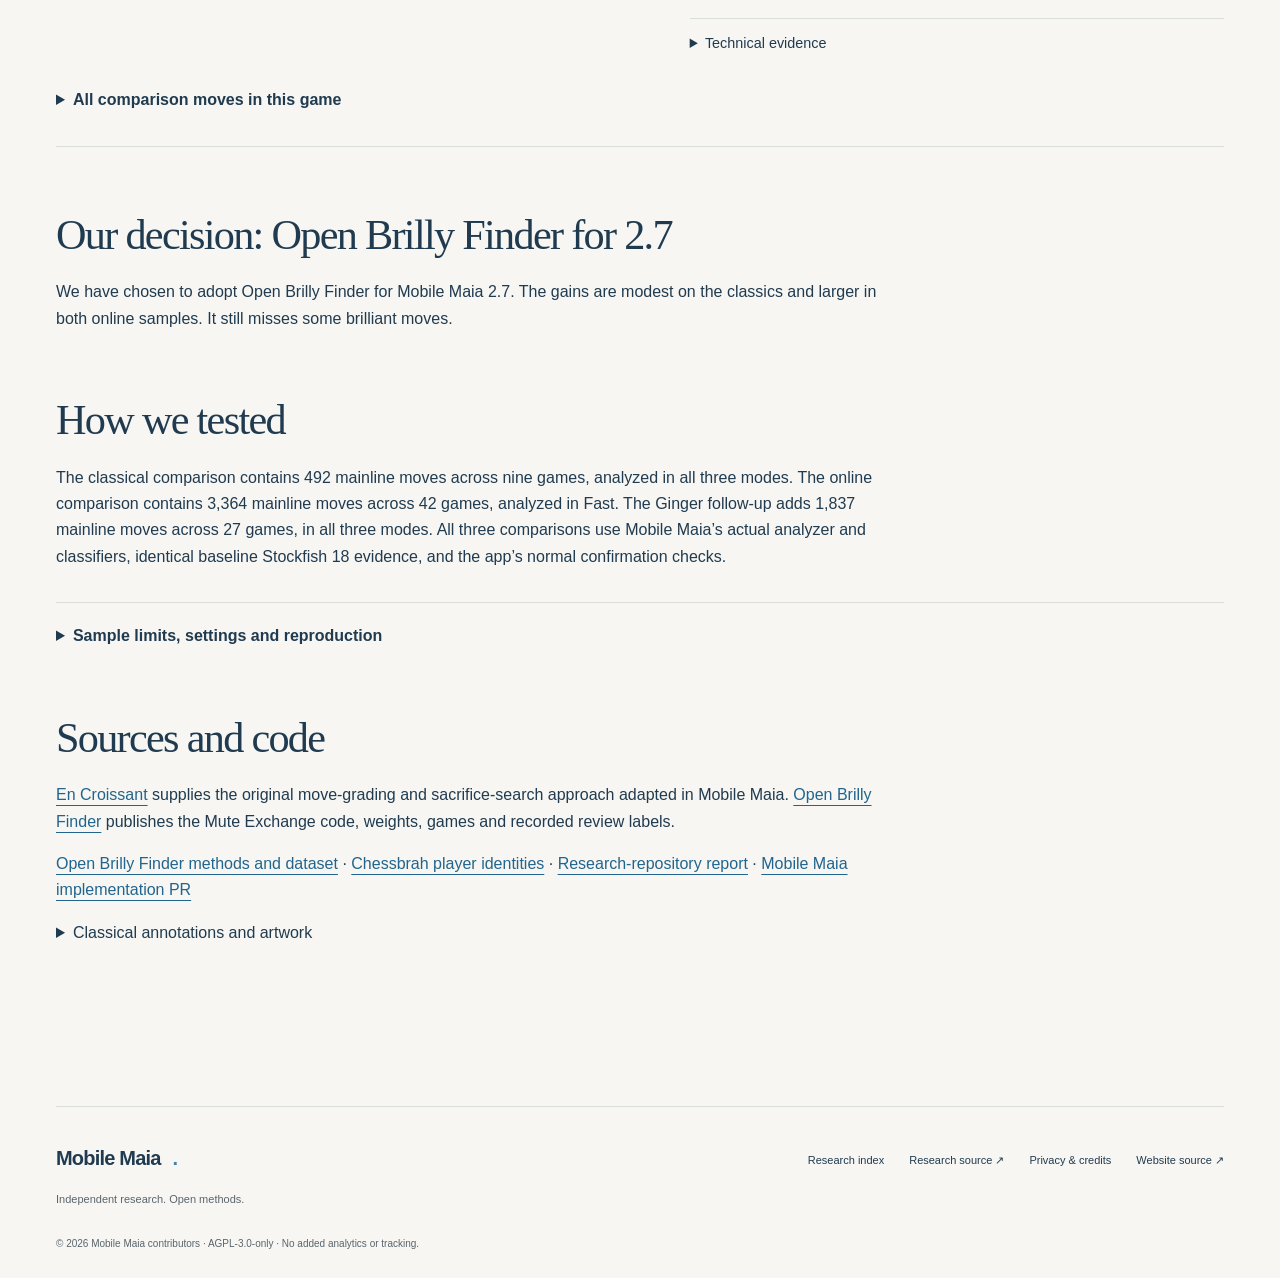
<file: site/research/brilliant-moves/index.html>
<!doctype html>
<!-- Generated by tools/research.py. Edit the pinned research source, not this page. -->
<html lang="en"><head><meta charset="utf-8"><meta name="viewport" content="width=device-width, initial-scale=1">
<title>Finding more brilliant moves — Mobile Maia</title><meta name="description" content="How En Croissant (adapted) compares with Open Brilly Finder on classics, online games and an independent 27-game Ginger sample.">
<meta name="theme-color" content="#f7f6f2"><meta property="og:type" content="article"><meta property="og:title" content="Finding more brilliant moves — Mobile Maia"><meta property="og:description" content="How En Croissant (adapted) compares with Open Brilly Finder on classics, online games and an independent 27-game Ginger sample."><meta property="og:url" content="https://mobilemaia.org/research/brilliant-moves/"><meta property="og:image" content="https://mobilemaia.org/research/brilliant-moves/figures/hero-opera.png"><meta name="twitter:card" content="summary">
<link rel="canonical" href="https://mobilemaia.org/research/brilliant-moves/"><link rel="icon" href="../../assets/icon.png" type="image/png"><link rel="stylesheet" href="../../styles.css?v=20261026"><link rel="stylesheet" href="../../research.css?v=20261027"><link rel="stylesheet" href="brilliant.css"></head>
<body><a class="skip-link" href="#main">Skip to content</a>
<header class="site-header"><div class="container header-inner">
<a class="brand" href="../../" aria-label="Mobile Maia home"><img src="../../assets/icon.png" alt="" width="38" height="38"><span>Mobile Maia<span class="brand-dot">.</span></span></a>
<nav aria-label="Main navigation"><a href="../../#features">The app</a><a href="../../research/" aria-current="page">Research</a><a class="button button-small" href="../../#download">Get the app <span aria-hidden="true">↗</span></a></nav>
</div></header><main id="main" class="container research-page brilly-page">
<p class="breadcrumb"><a href="../">Research</a><span aria-hidden="true"> / </span>Brilliant moves</p>
<header class="brilly-hero"><div><p class="eyebrow">MOBILE MAIA RESEARCH</p><h1>Finding more<br><em>brilliant moves</em></h1><p>Mobile Maia is a free, offline chess app for Android. Its game analysis marks brilliant moves with !!, the chess symbol for an exceptional idea. We want it to recognize more of those moves.</p><p>Our existing detector uses rules adapted from En Croissant, an open-source chess analysis app. We tested a replacement from our Open Brilly Finder project on classical games and two sets of online games.</p><p class="brilly-target">Planned for Mobile Maia 2.7; not yet in a published Android release.</p><nav class="brilly-contents" aria-label="In this report"><a href="#detectors">The two detectors</a><a href="#classics">Classical games</a><a href="#online">Online games</a><a href="#chessbrah">Chessbrah examples</a><a href="#ginger">Ginger check</a><a href="#decision">Our decision</a></nav></div><figure><img src="figures/hero-opera.png" width="1280" height="720" fetchpriority="high" alt="The Opera Game before Morphy’s 16.Qb8+ queen sacrifice."><figcaption>Morphy’s 16.Qb8+ in the Opera Game. Both detectors recognize it.</figcaption></figure></header>
<section id="detectors" class="brilly-section" aria-labelledby="detectors-title"><h2 id="detectors-title">The two detectors</h2><div class="brilly-detectors"><div><h3>En Croissant (adapted)</h3><p>The En Croissant (adapted) detector looks for a sacrifice that doesn’t significantly worsen the position, is the Stockfish chess engine’s best move, and stands clearly above the alternatives. These rules catch many good combinations, but can miss a brilliant sacrifice when another move also works.</p><a href="https://github.com/franciscoBSalgueiro/en-croissant/blob/v0.15.0/src/utils/score.ts">En Croissant’s scoring code</a></div><div><h3>New: Open Brilly Finder</h3><p>Open Brilly Finder is our open-source research project for recognizing Brilliant moves. Its Mute Exchange model was trained using recorded Chess.com game-review labels. It first checks for a piece offer, allowing for the captures and recaptures on that square. A small trained model then uses the position and Stockfish’s analysis to decide whether that offer deserves !!.</p><a href="https://github.com/Dash1971/open-brilly-finder">Open Brilly Finder project</a></div></div><p>The model is about half a megabyte and runs entirely on the device. It uses Mobile Maia’s existing Stockfish analysis; it needs no online service or extra chess engine.</p><p>Both detectors received the same Stockfish analysis for each game. We counted their final Brilliant awards after the app’s normal checks.</p></section>
<section id="classics" class="brilly-section" aria-labelledby="score-title"><h2 id="score-title">First, the classics: a small improvement</h2><p>We started with nine famous games, including Morphy’s Opera Game and Byrne–Fischer. Before running the comparison, we chose fourteen moves explicitly marked !! in published annotations. In Fast analysis, the existing detector found nine; Open Brilly Finder found ten.</p><p>Both find the Opera Game’s 16.Qb8+ and Fischer’s 11...Na4 and 17...Be6. Open Brilly Finder also recognizes the Immortal Game’s 22.Qf6+ and Marshall’s 23...Qg3. That is a small improvement: it finds most of our selected classical brilliancies, with two gains and one loss.</p><div class="brilly-mode" role="group" aria-label="Classical-game analysis mode"><span>Classical-game analysis</span><button type="button" class="brilly-button" data-quality="fast" aria-pressed="true">Fast</button><button type="button" class="brilly-button" data-quality="balanced" aria-pressed="false">Balanced</button><button type="button" class="brilly-button" data-quality="thorough" aria-pressed="false">Thorough</button></div><p class="brilly-results" id="brilly-tally">9 → 10 of 14 published Brilliant moves found</p><div class="brilly-table-wrap"><table class="brilly-table"><caption>Moves marked !! in the chosen published annotations. Fast analysis is shown by default.</caption><thead><tr><th>Game</th><th class="num">Published !!</th><th class="num">En Croissant (adapted)</th><th class="num">Open Brilly</th></tr></thead><tbody><tr><th scope="row">Opera Game</th><td class="num">1</td><td class="num" data-game-old="opera-1858">1/1</td><td class="num" data-game-new="opera-1858">1/1</td></tr><tr><th scope="row">Byrne–Fischer</th><td class="num">2</td><td class="num" data-game-old="byrne-fischer-1956">2/2</td><td class="num" data-game-new="byrne-fischer-1956">2/2</td></tr><tr><th scope="row">Immortal Game</th><td class="num">1</td><td class="num" data-game-old="immortal-1851">0/1</td><td class="num" data-game-new="immortal-1851">1/1</td></tr><tr><th scope="row">Evergreen Game</th><td class="num">2</td><td class="num" data-game-old="evergreen-1852">2/2</td><td class="num" data-game-new="evergreen-1852">1/2</td></tr><tr><th scope="row">Rotlewi–Rubinstein</th><td class="num">3</td><td class="num" data-game-old="rotlewi-rubinstein-1907">2/3</td><td class="num" data-game-new="rotlewi-rubinstein-1907">2/3</td></tr><tr><th scope="row">Levitsky–Marshall</th><td class="num">1</td><td class="num" data-game-old="levitsky-marshall-1912">0/1</td><td class="num" data-game-new="levitsky-marshall-1912">1/1</td></tr><tr><th scope="row">Lasker–Thomas</th><td class="num">1</td><td class="num" data-game-old="lasker-thomas-1912">1/1</td><td class="num" data-game-new="lasker-thomas-1912">1/1</td></tr><tr><th scope="row">Kasparov–Topalov</th><td class="num">2</td><td class="num" data-game-old="kasparov-topalov-1999">1/2</td><td class="num" data-game-new="kasparov-topalov-1999">1/2</td></tr><tr><th scope="row">Short–Timman</th><td class="num">1</td><td class="num" data-game-old="short-timman-1991">0/1</td><td class="num" data-game-new="short-timman-1991">0/1</td></tr></tbody></table></div><p>The loss is Evergreen’s 20.Rxe7+, which the existing detector finds and the new one misses. Neither finds Short’s quiet 31.Kh2. Deeper analysis helps with Kasparov’s 24.Rxd4: the new detector finds it in Thorough, but misses it in Fast and Balanced. These exceptions remain in the results.</p><details class="brilly-method"><summary>All three modes and complete classical results</summary><div class="brilly-table-wrap"><table class="brilly-table"><caption>Out of fourteen published Brilliant moves.</caption><thead><tr><th scope="col">Mode</th><th scope="col">En Croissant (adapted)</th><th scope="col">Open Brilly finds</th></tr></thead><tbody><tr><th scope="row">Fast</th><td>9</td><td>10</td></tr><tr><th scope="row">Balanced</th><td>8</td><td>10</td></tr><tr><th scope="row">Thorough</th><td>9</td><td>11</td></tr></tbody></table></div><p id="brilly-total-awards">Total awards in Fast: En Croissant (adapted) 19; Open Brilly Finder 20.</p><p>Each example identifies the published source and compares the two detectors in all three analysis modes. The diagrams show the position before and after the same move.</p><details class="brilly-static-game"><summary>Opera Game · 1858</summary><article class="brilly-static-case" data-example-game="opera-1858" data-example-ply="31"><h4>16.Qb8+</h4><p>Queen sacrifice deflects the knight so the remaining rook mates on d8.</p><div class="brilly-reference"><span>Published annotation</span><strong>Brilliant !!</strong><p>Chess.com staff</p><a href="https://www.chess.com/article/view/the-best-chess-games-of-all-time">The Best Chess Games Of All Time</a><p>Opera Game section</p></div><div class="brilly-table-wrap"><table class="brilly-table"><caption>Mobile Maia results for 16.Qb8+</caption><thead><tr><th scope="col">Analysis mode</th><th scope="col">En Croissant (adapted)</th><th scope="col">Open Brilly Finder</th></tr></thead><tbody><tr><th scope="row">Fast</th><td>Brilliant !!</td><td>Brilliant !!</td></tr><tr><th scope="row">Balanced</th><td>Brilliant !!</td><td>Brilliant !!</td></tr><tr><th scope="row">Thorough</th><td>Brilliant !!</td><td>Brilliant !!</td></tr></tbody></table></div><p class="brilly-example-summary">Both detectors label this move Brilliant in all three modes.</p><figure><img loading="lazy" src="figures/opera-1858-031.png" width="960" height="550" alt="Before and after 16.Qb8+ in Opera Game."><figcaption>Left: before 16.Qb8+. Right: after the same move.</figcaption></figure><p><a class="brilly-button" href="#explore" data-open-game="opera-1858" data-open-ply="31">Open interactive board</a></p></article></details><details class="brilly-static-game"><summary>Byrne–Fischer · 1956</summary><article class="brilly-static-case" data-example-game="byrne-fischer-1956" data-example-ply="22"><h4>11...Na4</h4><p>The knight is offered because accepting it allows decisive attacks on White’s other pieces.</p><div class="brilly-reference"><span>Published annotation</span><strong>Brilliant !!</strong><p>Frederic Friedel · ChessBase</p><a href="https://en.chessbase.com/post/the-game-that-shook-the-world-2">The game that shook the world</a><p>Published game commentary</p></div><div class="brilly-table-wrap"><table class="brilly-table"><caption>Mobile Maia results for 11...Na4</caption><thead><tr><th scope="col">Analysis mode</th><th scope="col">En Croissant (adapted)</th><th scope="col">Open Brilly Finder</th></tr></thead><tbody><tr><th scope="row">Fast</th><td>Brilliant !!</td><td>Brilliant !!</td></tr><tr><th scope="row">Balanced</th><td>Interesting !?</td><td>Brilliant !!</td></tr><tr><th scope="row">Thorough</th><td>Brilliant !!</td><td>Brilliant !!</td></tr></tbody></table></div><p class="brilly-example-summary">En Croissant (adapted) labels it Brilliant in Fast and Thorough only. Open Brilly Finder labels it Brilliant in all three modes.</p><figure><img loading="lazy" src="figures/byrne-fischer-1956-022.png" width="960" height="550" alt="Before and after 11...Na4 in Byrne–Fischer."><figcaption>Left: before 11...Na4. Right: after the same move.</figcaption></figure><p><a class="brilly-button" href="#explore" data-open-game="byrne-fischer-1956" data-open-ply="22">Open interactive board</a></p></article><article class="brilly-static-case" data-example-game="byrne-fischer-1956" data-example-ply="34"><h4>17...Be6</h4><p>Fischer leaves his queen to be captured while his remaining pieces launch the winning attack.</p><div class="brilly-reference"><span>Published annotation</span><strong>Brilliant !!</strong><p>Frederic Friedel · ChessBase</p><a href="https://en.chessbase.com/post/the-game-that-shook-the-world-2">The game that shook the world</a><p>Published game commentary</p></div><div class="brilly-table-wrap"><table class="brilly-table"><caption>Mobile Maia results for 17...Be6</caption><thead><tr><th scope="col">Analysis mode</th><th scope="col">En Croissant (adapted)</th><th scope="col">Open Brilly Finder</th></tr></thead><tbody><tr><th scope="row">Fast</th><td>Brilliant !!</td><td>Brilliant !!</td></tr><tr><th scope="row">Balanced</th><td>Brilliant !!</td><td>Brilliant !!</td></tr><tr><th scope="row">Thorough</th><td>Brilliant !!</td><td>Brilliant !!</td></tr></tbody></table></div><p class="brilly-example-summary">Both detectors label this move Brilliant in all three modes.</p><figure><img loading="lazy" src="figures/byrne-fischer-1956-034.png" width="960" height="550" alt="Before and after 17...Be6 in Byrne–Fischer."><figcaption>Left: before 17...Be6. Right: after the same move.</figcaption></figure><p><a class="brilly-button" href="#explore" data-open-game="byrne-fischer-1956" data-open-ply="34">Open interactive board</a></p></article></details><details class="brilly-static-game"><summary>Immortal Game · 1851</summary><article class="brilly-static-case" data-example-game="immortal-1851" data-example-ply="43"><h4>22.Qf6+</h4><p>The queen offer diverts the g8 knight from guarding e7, enabling the bishop mate.</p><div class="brilly-reference"><span>Published annotation</span><strong>Brilliant !!</strong><p>NM Sam Copeland · Chess.com</p><a href="https://www.chess.com/terms/immortal-game-chess">Immortal Game — Anderssen vs Kieseritzky (1851)</a><p>Chess.com Terms</p></div><div class="brilly-table-wrap"><table class="brilly-table"><caption>Mobile Maia results for 22.Qf6+</caption><thead><tr><th scope="col">Analysis mode</th><th scope="col">En Croissant (adapted)</th><th scope="col">Open Brilly Finder</th></tr></thead><tbody><tr><th scope="row">Fast</th><td>Interesting !?</td><td>Brilliant !!</td></tr><tr><th scope="row">Balanced</th><td>Interesting !?</td><td>Brilliant !!</td></tr><tr><th scope="row">Thorough</th><td>Interesting !?</td><td>Brilliant !!</td></tr></tbody></table></div><p class="brilly-example-summary">En Croissant (adapted) does not label this move Brilliant. Open Brilly Finder labels it Brilliant in all three modes.</p><figure><img loading="lazy" src="figures/immortal-1851-043.png" width="960" height="550" alt="Before and after 22.Qf6+ in Immortal Game."><figcaption>Left: before 22.Qf6+. Right: after the same move.</figcaption></figure><p><a class="brilly-button" href="#explore" data-open-game="immortal-1851" data-open-ply="43">Open interactive board</a></p></article></details><details class="brilly-static-game"><summary>Evergreen Game · 1852</summary><article class="brilly-static-case" data-example-game="evergreen-1852" data-example-ply="39"><h4>20.Rxe7+</h4><p>Rook sacrifice draws the defending knight away so the queen can be offered with check.</p><div class="brilly-reference"><span>Published annotation</span><strong>Brilliant !!</strong><p>US Chess</p><a href="https://uscf1-nyc1.aodhosting.com/CLK-ALL/2015/2015.10.pdf">Chess Life for Kids, October 2015</a><p>End of the Line solutions, page 23</p></div><div class="brilly-table-wrap"><table class="brilly-table"><caption>Mobile Maia results for 20.Rxe7+</caption><thead><tr><th scope="col">Analysis mode</th><th scope="col">En Croissant (adapted)</th><th scope="col">Open Brilly Finder</th></tr></thead><tbody><tr><th scope="row">Fast</th><td>Brilliant !!</td><td>Interesting !?</td></tr><tr><th scope="row">Balanced</th><td>Brilliant !!</td><td>Interesting !?</td></tr><tr><th scope="row">Thorough</th><td>Brilliant !!</td><td>Interesting !?</td></tr></tbody></table></div><p class="brilly-example-summary">En Croissant (adapted) labels it Brilliant in all three modes. Open Brilly Finder does not label this move Brilliant.</p><figure><img loading="lazy" src="figures/evergreen-1852-039.png" width="960" height="550" alt="Before and after 20.Rxe7+ in Evergreen Game."><figcaption>Left: before 20.Rxe7+. Right: after the same move.</figcaption></figure><p><a class="brilly-button" href="#explore" data-open-game="evergreen-1852" data-open-ply="39">Open interactive board</a></p></article><article class="brilly-static-case" data-example-game="evergreen-1852" data-example-ply="41"><h4>21.Qxd7+</h4><p>Queen sacrifice draws the king into a forced mating net with the two bishops.</p><div class="brilly-reference"><span>Published annotation</span><strong>Brilliant !!</strong><p>US Chess</p><a href="https://uscf1-nyc1.aodhosting.com/CLK-ALL/2015/2015.10.pdf">Chess Life for Kids, October 2015</a><p>End of the Line solutions, page 23</p></div><div class="brilly-table-wrap"><table class="brilly-table"><caption>Mobile Maia results for 21.Qxd7+</caption><thead><tr><th scope="col">Analysis mode</th><th scope="col">En Croissant (adapted)</th><th scope="col">Open Brilly Finder</th></tr></thead><tbody><tr><th scope="row">Fast</th><td>Brilliant !!</td><td>Brilliant !!</td></tr><tr><th scope="row">Balanced</th><td>Brilliant !!</td><td>Brilliant !!</td></tr><tr><th scope="row">Thorough</th><td>Brilliant !!</td><td>Brilliant !!</td></tr></tbody></table></div><p class="brilly-example-summary">Both detectors label this move Brilliant in all three modes.</p><figure><img loading="lazy" src="figures/evergreen-1852-041.png" width="960" height="550" alt="Before and after 21.Qxd7+ in Evergreen Game."><figcaption>Left: before 21.Qxd7+. Right: after the same move.</figcaption></figure><p><a class="brilly-button" href="#explore" data-open-game="evergreen-1852" data-open-ply="41">Open interactive board</a></p></article></details><details class="brilly-static-game"><summary>Rotlewi–Rubinstein · 1907</summary><article class="brilly-static-case" data-example-game="rotlewi-rubinstein-1907" data-example-ply="44"><h4>22...Rxc3</h4><p>The rook removes a defender while the queen is offered to the g-pawn.</p><div class="brilly-reference"><span>Published annotation</span><strong>Brilliant !!</strong><p>Chess.com staff</p><a href="https://www.chess.com/article/view/the-best-chess-games-of-all-time">The Best Chess Games Of All Time</a><p>Rotlewi–Rubinstein section</p></div><div class="brilly-table-wrap"><table class="brilly-table"><caption>Mobile Maia results for 22...Rxc3</caption><thead><tr><th scope="col">Analysis mode</th><th scope="col">En Croissant (adapted)</th><th scope="col">Open Brilly Finder</th></tr></thead><tbody><tr><th scope="row">Fast</th><td>Brilliant !!</td><td>Brilliant !!</td></tr><tr><th scope="row">Balanced</th><td>Brilliant !!</td><td>Brilliant !!</td></tr><tr><th scope="row">Thorough</th><td>Brilliant !!</td><td>Brilliant !!</td></tr></tbody></table></div><p class="brilly-example-summary">Both detectors label this move Brilliant in all three modes.</p><figure><img loading="lazy" src="figures/rotlewi-rubinstein-1907-044.png" width="960" height="550" alt="Before and after 22...Rxc3 in Rotlewi–Rubinstein."><figcaption>Left: before 22...Rxc3. Right: after the same move.</figcaption></figure><p><a class="brilly-button" href="#explore" data-open-game="rotlewi-rubinstein-1907" data-open-ply="44">Open interactive board</a></p></article><article class="brilly-static-case" data-example-game="rotlewi-rubinstein-1907" data-example-ply="46"><h4>23...Rd2</h4><p>A second rook offer diverts the white queen from its defensive role.</p><div class="brilly-reference"><span>Published annotation</span><strong>Brilliant !!</strong><p>Chess.com staff</p><a href="https://www.chess.com/article/view/the-best-chess-games-of-all-time">The Best Chess Games Of All Time</a><p>Rotlewi–Rubinstein section</p></div><div class="brilly-table-wrap"><table class="brilly-table"><caption>Mobile Maia results for 23...Rd2</caption><thead><tr><th scope="col">Analysis mode</th><th scope="col">En Croissant (adapted)</th><th scope="col">Open Brilly Finder</th></tr></thead><tbody><tr><th scope="row">Fast</th><td>Brilliant !!</td><td>Brilliant !!</td></tr><tr><th scope="row">Balanced</th><td>Brilliant !!</td><td>Brilliant !!</td></tr><tr><th scope="row">Thorough</th><td>Brilliant !!</td><td>Brilliant !!</td></tr></tbody></table></div><p class="brilly-example-summary">Both detectors label this move Brilliant in all three modes.</p><figure><img loading="lazy" src="figures/rotlewi-rubinstein-1907-046.png" width="960" height="550" alt="Before and after 23...Rd2 in Rotlewi–Rubinstein."><figcaption>Left: before 23...Rd2. Right: after the same move.</figcaption></figure><p><a class="brilly-button" href="#explore" data-open-game="rotlewi-rubinstein-1907" data-open-ply="46">Open interactive board</a></p></article><article class="brilly-static-case" data-example-game="rotlewi-rubinstein-1907" data-example-ply="50"><h4>25...Rh3</h4><p>Quiet rook move seals the mating attack; check need not be immediate.</p><div class="brilly-reference"><span>Published annotation</span><strong>Brilliant !!</strong><p>Chess.com staff</p><a href="https://www.chess.com/article/view/the-best-chess-games-of-all-time">The Best Chess Games Of All Time</a><p>Rotlewi–Rubinstein section</p></div><div class="brilly-table-wrap"><table class="brilly-table"><caption>Mobile Maia results for 25...Rh3</caption><thead><tr><th scope="col">Analysis mode</th><th scope="col">En Croissant (adapted)</th><th scope="col">Open Brilly Finder</th></tr></thead><tbody><tr><th scope="row">Fast</th><td>Interesting !?</td><td>Interesting !?</td></tr><tr><th scope="row">Balanced</th><td>Interesting !?</td><td>Interesting !?</td></tr><tr><th scope="row">Thorough</th><td>Interesting !?</td><td>Interesting !?</td></tr></tbody></table></div><p class="brilly-example-summary">Neither detector labels this move Brilliant in any mode.</p><figure><img loading="lazy" src="figures/rotlewi-rubinstein-1907-050.png" width="960" height="550" alt="Before and after 25...Rh3 in Rotlewi–Rubinstein."><figcaption>Left: before 25...Rh3. Right: after the same move.</figcaption></figure><p><a class="brilly-button" href="#explore" data-open-game="rotlewi-rubinstein-1907" data-open-ply="50">Open interactive board</a></p></article></details><details class="brilly-static-game"><summary>Levitsky–Marshall · 1912</summary><article class="brilly-static-case" data-example-game="levitsky-marshall-1912" data-example-ply="46"><h4>23...Qg3</h4><p>The queen can be taken three ways, but each loses to knight and rook tactics.</p><div class="brilly-reference"><span>Published annotation</span><strong>Brilliant !!</strong><p>IM Jeremy Silman · Chess.com</p><a href="https://www.chess.com/article/view/throwing-away-your-queen">Throwing Away Your Queen</a><p>Levitsky–Marshall section</p></div><div class="brilly-table-wrap"><table class="brilly-table"><caption>Mobile Maia results for 23...Qg3</caption><thead><tr><th scope="col">Analysis mode</th><th scope="col">En Croissant (adapted)</th><th scope="col">Open Brilly Finder</th></tr></thead><tbody><tr><th scope="row">Fast</th><td>Interesting !?</td><td>Brilliant !!</td></tr><tr><th scope="row">Balanced</th><td>Interesting !?</td><td>Brilliant !!</td></tr><tr><th scope="row">Thorough</th><td>Interesting !?</td><td>Brilliant !!</td></tr></tbody></table></div><p class="brilly-example-summary">En Croissant (adapted) does not label this move Brilliant. Open Brilly Finder labels it Brilliant in all three modes.</p><figure><img loading="lazy" src="figures/levitsky-marshall-1912-046.png" width="960" height="550" alt="Before and after 23...Qg3 in Levitsky–Marshall."><figcaption>Left: before 23...Qg3. Right: after the same move.</figcaption></figure><p><a class="brilly-button" href="#explore" data-open-game="levitsky-marshall-1912" data-open-ply="46">Open interactive board</a></p></article></details><details class="brilly-static-game"><summary>Lasker–Thomas · 1912</summary><article class="brilly-static-case" data-example-game="lasker-thomas-1912" data-example-ply="21"><h4>11.Qxh7+</h4><p>The queen offer draws the king out; a discovered double check begins the long forced king hunt.</p><div class="brilly-reference"><span>Published annotation</span><strong>Brilliant !!</strong><p>John Hartmann · US Chess</p><a href="https://uscf1-nyc1.aodhosting.com/CLK-ALL/2020/4-August%202020%20CLK.pdf">Chess Life for Kids, August 2020</a><p>Page 4</p></div><div class="brilly-table-wrap"><table class="brilly-table"><caption>Mobile Maia results for 11.Qxh7+</caption><thead><tr><th scope="col">Analysis mode</th><th scope="col">En Croissant (adapted)</th><th scope="col">Open Brilly Finder</th></tr></thead><tbody><tr><th scope="row">Fast</th><td>Brilliant !!</td><td>Brilliant !!</td></tr><tr><th scope="row">Balanced</th><td>Brilliant !!</td><td>Brilliant !!</td></tr><tr><th scope="row">Thorough</th><td>Brilliant !!</td><td>Brilliant !!</td></tr></tbody></table></div><p class="brilly-example-summary">Both detectors label this move Brilliant in all three modes.</p><figure><img loading="lazy" src="figures/lasker-thomas-1912-021.png" width="960" height="550" alt="Before and after 11.Qxh7+ in Lasker–Thomas."><figcaption>Left: before 11.Qxh7+. Right: after the same move.</figcaption></figure><p><a class="brilly-button" href="#explore" data-open-game="lasker-thomas-1912" data-open-ply="21">Open interactive board</a></p></article></details><details class="brilly-static-game"><summary>Kasparov–Topalov · 1999</summary><article class="brilly-static-case" data-example-game="kasparov-topalov-1999" data-example-ply="47"><h4>24.Rxd4</h4><p>Rook offer opens the position for a long attack against the black king.</p><div class="brilly-reference"><span>Published annotation</span><strong>Brilliant !!</strong><p>Sam Copeland · Chess.com</p><a href="https://www.chess.com/article/view/the-best-chess-games-of-all-time">The Best Chess Games Of All Time</a><p>Kasparov–Topalov section</p></div><div class="brilly-table-wrap"><table class="brilly-table"><caption>Mobile Maia results for 24.Rxd4</caption><thead><tr><th scope="col">Analysis mode</th><th scope="col">En Croissant (adapted)</th><th scope="col">Open Brilly Finder</th></tr></thead><tbody><tr><th scope="row">Fast</th><td>Interesting !?</td><td>Interesting !?</td></tr><tr><th scope="row">Balanced</th><td>Interesting !?</td><td>Interesting !?</td></tr><tr><th scope="row">Thorough</th><td>Interesting !?</td><td>Brilliant !!</td></tr></tbody></table></div><p class="brilly-example-summary">En Croissant (adapted) does not label this move Brilliant. Open Brilly Finder labels it Brilliant in Thorough only.</p><figure><img loading="lazy" src="figures/kasparov-topalov-1999-047.png" width="960" height="550" alt="Before and after 24.Rxd4 in Kasparov–Topalov."><figcaption>Left: before 24.Rxd4. Right: after the same move.</figcaption></figure><p><a class="brilly-button" href="#explore" data-open-game="kasparov-topalov-1999" data-open-ply="47">Open interactive board</a></p></article><article class="brilly-static-case" data-example-game="kasparov-topalov-1999" data-example-ply="49"><h4>25.Re7+</h4><p>The second rook joins the king hunt and cannot safely be captured.</p><div class="brilly-reference"><span>Published annotation</span><strong>Brilliant !!</strong><p>Sam Copeland · Chess.com</p><a href="https://www.chess.com/article/view/the-best-chess-games-of-all-time">The Best Chess Games Of All Time</a><p>Kasparov–Topalov section</p></div><div class="brilly-table-wrap"><table class="brilly-table"><caption>Mobile Maia results for 25.Re7+</caption><thead><tr><th scope="col">Analysis mode</th><th scope="col">En Croissant (adapted)</th><th scope="col">Open Brilly Finder</th></tr></thead><tbody><tr><th scope="row">Fast</th><td>Brilliant !!</td><td>Brilliant !!</td></tr><tr><th scope="row">Balanced</th><td>Brilliant !!</td><td>Brilliant !!</td></tr><tr><th scope="row">Thorough</th><td>Brilliant !!</td><td>Brilliant !!</td></tr></tbody></table></div><p class="brilly-example-summary">Both detectors label this move Brilliant in all three modes.</p><figure><img loading="lazy" src="figures/kasparov-topalov-1999-049.png" width="960" height="550" alt="Before and after 25.Re7+ in Kasparov–Topalov."><figcaption>Left: before 25.Re7+. Right: after the same move.</figcaption></figure><p><a class="brilly-button" href="#explore" data-open-game="kasparov-topalov-1999" data-open-ply="49">Open interactive board</a></p></article></details><details class="brilly-static-game"><summary>Short–Timman · 1991</summary><article class="brilly-static-case" data-example-game="short-timman-1991" data-example-ply="61"><h4>31.Kh2</h4><p>The king leaves safety to join the mating attack while many pieces remain. This is a quiet non-sacrificial plan, testing the model’s conceptual scope.</p><div class="brilly-reference"><span>Published annotation</span><strong>Brilliant !!</strong><p>GM Rafael Leitão</p><a href="https://rafaelleitao.com/short-x-timman-2/">Chess game: Short x Timman</a><p>Published annotated game</p></div><div class="brilly-table-wrap"><table class="brilly-table"><caption>Mobile Maia results for 31.Kh2</caption><thead><tr><th scope="col">Analysis mode</th><th scope="col">En Croissant (adapted)</th><th scope="col">Open Brilly Finder</th></tr></thead><tbody><tr><th scope="row">Fast</th><td>Dubious ?!</td><td>Dubious ?!</td></tr><tr><th scope="row">Balanced</th><td>Unmarked</td><td>Unmarked</td></tr><tr><th scope="row">Thorough</th><td>Unmarked</td><td>Unmarked</td></tr></tbody></table></div><p class="brilly-example-summary">Neither detector labels this move Brilliant in any mode.</p><figure><img loading="lazy" src="figures/short-timman-1991-061.png" width="960" height="550" alt="Before and after 31.Kh2 in Short–Timman."><figcaption>Left: before 31.Kh2. Right: after the same move.</figcaption></figure><p><a class="brilly-button" href="#explore" data-open-game="short-timman-1991" data-open-ply="61">Open interactive board</a></p></article></details></details></section>
<section id="online" class="brilly-section" aria-labelledby="online-title"><h2 id="online-title">Next, online games: 33 more brilliancies found</h2><p>Next we tested 42 online games from Open Brilly Finder’s public collection: six each from seven titled-player accounts. The games were selected by a fixed selection rule before either detector ran. We analyzed every move, then counted how many of Chess.com’s recorded Brilliant moves each detector recognized on the selected players’ moves.</p><p>This gives us 1,692 scored moves, including 51 marked Brilliant in those reviews. These games were collected for their Brilliant moves; they are not a random sample of online chess. Thirty-six selected games were used in the model’s development; six Witty_Alien games were kept out of the model’s training games. This checks the integration on that collection, rather than establishing accuracy for all players.</p><div class="brilly-bars" role="img" aria-label="Recorded online Brilliant moves found: En Croissant (adapted) 11 of 51; Open Brilly Finder 44 of 51."><div class="brilly-bar-row"><span>En Croissant (adapted)</span><div class="brilly-bar-track"><div class="brilly-bar old" style="width:21.5686%"></div></div><strong>11 / 51</strong></div><div class="brilly-bar-row"><span>Open Brilly Finder</span><div class="brilly-bar-track"><div class="brilly-bar new" style="width:86.2745%"></div></div><strong>44 / 51</strong></div></div><p>The En Croissant (adapted) detector found 11 of those 51 moves. Open Brilly Finder found 44: 33 more. It retains all 11 moves the old rules recognized.</p><div class="brilly-table-wrap"><table class="brilly-table"><caption>Six games per account. Fast analysis; only that account’s moves are scored.</caption><thead><tr><th scope="col">Player / account</th><th scope="col">Recorded !!</th><th scope="col">En Croissant (adapted)</th><th scope="col">Open Brilly finds</th></tr></thead><tbody><tr><th scope="row">Eric Hansen</th><td>6</td><td>1</td><td>6</td></tr><tr><th scope="row">Aman Hambleton</th><td>7</td><td>2</td><td>6</td></tr><tr><th scope="row">nelsi</th><td>7</td><td>0</td><td>4</td></tr><tr><th scope="row">GothamChess</th><td>9</td><td>2</td><td>8</td></tr><tr><th scope="row">Hikaru</th><td>7</td><td>2</td><td>6</td></tr><tr><th scope="row">MagnusCarlsen</th><td>9</td><td>1</td><td>8</td></tr><tr><th scope="row">Witty_Alien</th><td>6</td><td>3</td><td>6</td></tr><tr><th scope="row">Total</th><td>51</td><td>11</td><td>44</td></tr></tbody></table></div><p>In the six games kept out of the model’s training games, Open Brilly Finder found all six recorded Brilliants, versus three previously.</p><p>On the scored moves, every Brilliant award from either detector matched a recorded Brilliant label.</p><div class="brilly-table-wrap"><table class="brilly-table"><thead><tr><th scope="col">Recorded Brilliant moves</th><th scope="col">En Croissant (adapted)</th><th scope="col">Open Brilly Finder</th></tr></thead><tbody><tr><th scope="row">Found</th><td>11</td><td>44</td></tr><tr><th scope="row">Missed</th><td>40</td><td>7</td></tr><tr><th scope="row">Awards outside those labels</th><td>0</td><td>0</td></tr><tr><th scope="row">All Brilliant awards</th><td>11</td><td>44</td></tr></tbody></table></div><details class="brilly-method"><summary>All 42 games and PGN downloads</summary><div class="brilly-table-wrap"><table class="brilly-table"><caption>“Other” means an award outside the recorded Brilliant labels.</caption><thead><tr><th scope="col">Game / date</th><th scope="col">Scored account</th><th scope="col">Recorded !!</th><th scope="col">En Croissant (adapted)</th><th scope="col">Open Brilly Finder</th><th scope="col">Old other</th><th scope="col">New other</th></tr></thead><tbody><tr><th scope="row">hansen – ODreamchess · 2026/04/24</th><td>hansen</td><td>1</td><td>0</td><td>1</td><td>0</td><td>0</td></tr><tr><th scope="row">hansen – Dolphin_2010 · 2026/09/17</th><td>hansen</td><td>1</td><td>1</td><td>1</td><td>0</td><td>0</td></tr><tr><th scope="row">hansen – OshrieJreyes · 2026/01/13</th><td>hansen</td><td>1</td><td>0</td><td>1</td><td>0</td><td>0</td></tr><tr><th scope="row">Luca_is_bad_at_chess – hansen · 2026/04/13</th><td>hansen</td><td>1</td><td>0</td><td>1</td><td>0</td><td>0</td></tr><tr><th scope="row">hansen – strawbe77y · 2026/01/08</th><td>hansen</td><td>1</td><td>0</td><td>1</td><td>0</td><td>0</td></tr><tr><th scope="row">hansen – DAESDO · 2026/06/06</th><td>hansen</td><td>1</td><td>0</td><td>1</td><td>0</td><td>0</td></tr><tr><th scope="row">DrTigerTAD – KNVB · 2026/08/22</th><td>KNVB</td><td>1</td><td>0</td><td>1</td><td>0</td><td>0</td></tr><tr><th scope="row">unable2forgetloveofmylife – KNVB · 2026/09/30</th><td>KNVB</td><td>1</td><td>1</td><td>1</td><td>0</td><td>0</td></tr><tr><th scope="row">KNVB – BotezSistersFan77 · 2026/02/23</th><td>KNVB</td><td>2</td><td>0</td><td>1</td><td>0</td><td>0</td></tr><tr><th scope="row">KNVB – Cocolino31 · 2026/06/10</th><td>KNVB</td><td>1</td><td>0</td><td>1</td><td>0</td><td>0</td></tr><tr><th scope="row">KNVB – marty-bird · 2026/06/10</th><td>KNVB</td><td>1</td><td>0</td><td>1</td><td>0</td><td>0</td></tr><tr><th scope="row">RoquePinto – KNVB · 2026/06/05</th><td>KNVB</td><td>1</td><td>1</td><td>1</td><td>0</td><td>0</td></tr><tr><th scope="row">joonseok-j – nelsi · 2026/10/26</th><td>nelsi</td><td>1</td><td>0</td><td>1</td><td>0</td><td>0</td></tr><tr><th scope="row">nelsi – Willi7 · 2026/02/15</th><td>nelsi</td><td>1</td><td>0</td><td>1</td><td>0</td><td>0</td></tr><tr><th scope="row">RojoFuegoVolcan – nelsi · 2026/01/26</th><td>nelsi</td><td>0</td><td>0</td><td>0</td><td>0</td><td>0</td></tr><tr><th scope="row">nelsi – enjoychess_youtube · 2026/04/14</th><td>nelsi</td><td>2</td><td>0</td><td>0</td><td>0</td><td>0</td></tr><tr><th scope="row">nelsi – ahmad_alkhatib11 · 2026/09/13</th><td>nelsi</td><td>1</td><td>0</td><td>1</td><td>0</td><td>0</td></tr><tr><th scope="row">nelsi – JumpingKnight9 · 2026/11/01</th><td>nelsi</td><td>2</td><td>0</td><td>1</td><td>0</td><td>0</td></tr><tr><th scope="row">GothamChess – Unkreativ3 · 2026/10/31</th><td>GothamChess</td><td>1</td><td>0</td><td>1</td><td>0</td><td>0</td></tr><tr><th scope="row">ShaxrombekKarimov9 – GothamChess · 2026/08/24</th><td>GothamChess</td><td>2</td><td>0</td><td>2</td><td>0</td><td>0</td></tr><tr><th scope="row">GothamChess – chess_master_8820 · 2025/12/11</th><td>GothamChess</td><td>1</td><td>1</td><td>1</td><td>0</td><td>0</td></tr><tr><th scope="row">GothamChess – Ashwin-2302 · 2026/07/10</th><td>GothamChess</td><td>1</td><td>0</td><td>1</td><td>0</td><td>0</td></tr><tr><th scope="row">GothamChess – Sanyura · 2025/11/25</th><td>GothamChess</td><td>3</td><td>0</td><td>2</td><td>0</td><td>0</td></tr><tr><th scope="row">Tactictic – GothamChess · 2026/09/26</th><td>GothamChess</td><td>1</td><td>1</td><td>1</td><td>0</td><td>0</td></tr><tr><th scope="row">Hikaru – Sina-Movahed · 2026/09/12</th><td>Hikaru</td><td>1</td><td>0</td><td>1</td><td>0</td><td>0</td></tr><tr><th scope="row">Vardges_Tovmasian – Hikaru · 2026/09/26</th><td>Hikaru</td><td>1</td><td>1</td><td>1</td><td>0</td><td>0</td></tr><tr><th scope="row">ShadowKing71 – Hikaru · 2026/08/29</th><td>Hikaru</td><td>2</td><td>1</td><td>2</td><td>0</td><td>0</td></tr><tr><th scope="row">Hikaru – LiamPutnam2008 · 2026/01/28</th><td>Hikaru</td><td>1</td><td>0</td><td>1</td><td>0</td><td>0</td></tr><tr><th scope="row">Hikaru – Bryanl106 · 2026/10/20</th><td>Hikaru</td><td>1</td><td>0</td><td>1</td><td>0</td><td>0</td></tr><tr><th scope="row">Hikaru – knighthunter2026 · 2026/06/17</th><td>Hikaru</td><td>1</td><td>0</td><td>0</td><td>0</td><td>0</td></tr><tr><th scope="row">MagnusCarlsen – nihalsarin · 2026/02/24</th><td>MagnusCarlsen</td><td>1</td><td>0</td><td>1</td><td>0</td><td>0</td></tr><tr><th scope="row">MITerryble – MagnusCarlsen · 2026/03/10</th><td>MagnusCarlsen</td><td>3</td><td>0</td><td>3</td><td>0</td><td>0</td></tr><tr><th scope="row">Turboplombir – MagnusCarlsen · 2026/09/14</th><td>MagnusCarlsen</td><td>1</td><td>0</td><td>1</td><td>0</td><td>0</td></tr><tr><th scope="row">MagnusCarlsen – Philippians46 · 2025/12/17</th><td>MagnusCarlsen</td><td>2</td><td>1</td><td>1</td><td>0</td><td>0</td></tr><tr><th scope="row">MagnusCarlsen – LeonLivaic2000 · 2026/10/10</th><td>MagnusCarlsen</td><td>1</td><td>0</td><td>1</td><td>0</td><td>0</td></tr><tr><th scope="row">MagnusCarlsen – PapaieDudu · 2025/11/15</th><td>MagnusCarlsen</td><td>1</td><td>0</td><td>1</td><td>0</td><td>0</td></tr><tr><th scope="row">Komitatu – Witty_Alien · 2026/06/07</th><td>Witty_Alien</td><td>1</td><td>0</td><td>1</td><td>0</td><td>0</td></tr><tr><th scope="row">Witty_Alien – majmun0201 · 2026/03/16</th><td>Witty_Alien</td><td>1</td><td>1</td><td>1</td><td>0</td><td>0</td></tr><tr><th scope="row">Witty_Alien – grabowskyi · 2026/05/31</th><td>Witty_Alien</td><td>1</td><td>1</td><td>1</td><td>0</td><td>0</td></tr><tr><th scope="row">IndianChessMaster62 – Witty_Alien · 2026/09/27</th><td>Witty_Alien</td><td>2</td><td>0</td><td>2</td><td>0</td><td>0</td></tr><tr><th scope="row">Witty_Alien – usukak10 · 2026/02/15</th><td>Witty_Alien</td><td>1</td><td>1</td><td>1</td><td>0</td><td>0</td></tr><tr><th scope="row">Witty_Alien – BulajaNS · 2026/04/26</th><td>Witty_Alien</td><td>0</td><td>0</td><td>0</td><td>0</td><td>0</td></tr></tbody></table></div><p><a href="online-games.pgn" download>Recorded reference PGN</a> · <a href="en-croissant-awards.pgn" download>En Croissant (adapted) PGN</a> · <a href="open-brilly-awards.pgn" download>Open Brilly Finder PGN</a></p><p>The detector PGNs include awards on both players’ moves. The comparison above scores only the selected account’s moves.</p></details></section>
<section id="chessbrah" class="brilly-section" aria-labelledby="chessbrah-title"><h2 id="chessbrah-title">Two games from Chessbrah</h2><p>These examples come from the fixed sample: <a href="https://www.chess.com/member/hansen">Eric Hansen (hansen)</a> and <a href="https://www.chess.com/member/knvb">Aman Hambleton (KNVB)</a>.</p><section class="brilly-spotlight"><h3>Eric Hansen: a rook sacrifice sets up a fork</h3><p class="brilly-small">hansen – DAESDO · 2026/06/06 · 27.Rxd7</p><p>Hansen plays 27.Rxd7, giving up a rook for a knight. After 27...Rxd7, 28.Nf6+ forks the black king and both rooks. The game continues 28...Kf8 29.Bxc5. The existing detector gives no Brilliant award; Open Brilly Finder recognizes the sacrifice, matching the recorded review.</p><figure><img src="figures/online-169812769348-053.png" width="960" height="550" loading="lazy" alt="Actual board before and after 27.Rxd7 in hansen – DAESDO."><figcaption>En Croissant (adapted): Interesting !?. Open Brilly Finder: Brilliant !!. Recorded Chess.com review: Brilliant.</figcaption></figure><p><a class="brilly-button" href="#explore" data-open-game="online-169812769348" data-open-ply="53">Inspect this move</a> <a href="https://www.chess.com/game/live/169812769348">Original game</a></p></section><section class="brilly-spotlight"><h3>Aman Hambleton: a knight offer leads to mate</h3><p class="brilly-small">KNVB – Cocolino31 · 2026/06/10 · 19.Nxg6</p><p>Hambleton offers his knight with 19.Nxg6. Black accepts: 19...Kxg6 20.Bxf5+ Kf7 21.Bg6+ Ke6 22.Qf5#. The existing detector misses the Brilliant label; Open Brilly Finder finds it, matching the recorded review. Stockfish’s first choice before the move was 19.Bxf5, so the old best-move rule excludes the played sacrifice.</p><figure><img src="figures/online-170012492008-037.png" width="960" height="550" loading="lazy" alt="Actual board before and after 19.Nxg6 in KNVB – Cocolino31."><figcaption>En Croissant (adapted): Interesting !?. Open Brilly Finder: Brilliant !!. Recorded Chess.com review: Brilliant.</figcaption></figure><p><a class="brilly-button" href="#explore" data-open-game="online-170012492008" data-open-ply="37">Inspect this move</a> <a href="https://www.chess.com/game/live/170012492008">Original game</a></p></section></section>
<section id="ginger" class="brilly-section" aria-labelledby="ginger-title"><h2 id="ginger-title">An independent check: Ginger</h2><p>We then tested 27 games from grandmaster Simon Williams (Ginger_GM), outside the published development data. Before analysis, we excluded three games that repeated training positions and moves. None of the retained games or their played position-and-move pairs matches the published candidate data.</p><div class="brilly-table-wrap"><table class="brilly-table"><caption>Gallery brillies found, out of the same 32 moves in 27 games. Only Ginger’s moves are scored.</caption><thead><tr><th scope="col">Analysis mode</th><th scope="col">En Croissant (adapted)</th><th scope="col">Open Brilly Finder</th><th scope="col">Outside gallery: En Croissant / Open Brilly</th></tr></thead><tbody><tr><th scope="row">Fast</th><td>7 / 32</td><td>20 / 32</td><td>5 / 1</td></tr><tr><th scope="row">Balanced</th><td>6 / 32</td><td>23 / 32</td><td>4 / 1</td></tr><tr><th scope="row">Thorough</th><td>8 / 32</td><td>24 / 32</td><td>6 / 1</td></tr></tbody></table></div><p>Open Brilly Finder finds more gallery brillies in every mode. Each mode loses one move the old rules recognized.</p><p>These games were selected for their gallery brillies. Awards outside the gallery are disagreements, not automatically errors. Both detectors receive the same analysis within each mode; the model and cutoff are unchanged.</p><p><a href="https://github.com/Dash1971/mobile-maia-research/blob/6bcbba49fdeadbd28034593578336624dbcccf26/studies/famous-brilliants-2026-11-28/ginger/REPORT.md">All Ginger games, moves and training-overlap audit</a> · <a href="https://github.com/Dash1971/mobile-maia-research/blob/6bcbba49fdeadbd28034593578336624dbcccf26/studies/famous-brilliants-2026-11-28/ginger/modes/REPORT.md">Results by analysis mode</a></p></section>
<section id="explore" class="brilly-section" aria-labelledby="explore-title"><h2 id="explore-title">Compare the moves yourself</h2><p>Choose a classical or online game. The board shows the position before or after the move, alongside both detectors’ labels. The 42-game online collection uses Fast analysis; the classical explorer also includes Balanced and Thorough.</p><p id="brilly-load-status" role="status">Loading recorded results…</p><div id="brilly-explorer" class="brilly-explorer" hidden><div class="brilly-inputs"><label class="brilly-field">Game<select id="brilly-game"></select></label><label class="brilly-field">Position<select id="brilly-position"></select></label></div><div class="brilly-board-layout"><div class="brilly-board-panel"><div class="brilly-board-wrap"><div class="brilly-ranks" aria-hidden="true"><span>8</span><span>7</span><span>6</span><span>5</span><span>4</span><span>3</span><span>2</span><span>1</span></div><div id="brilly-board" class="brilly-board" role="img" aria-label="Recorded chess position"></div><div class="brilly-files" aria-hidden="true"><span>a</span><span>b</span><span>c</span><span>d</span><span>e</span><span>f</span><span>g</span><span>h</span></div></div><div class="brilly-board-actions" role="group" aria-label="Board position"><button class="brilly-button" type="button" id="brilly-before" aria-pressed="true">Before move</button><button class="brilly-button" type="button" id="brilly-after" aria-pressed="false">After move</button></div><div class="brilly-case-nav"><button class="brilly-button" type="button" id="brilly-previous">Previous position</button><span id="brilly-case-count"></span><button class="brilly-button" type="button" id="brilly-next">Next position</button></div></div><div class="brilly-case" aria-live="polite"><p class="brilly-small" id="brilly-game-title"></p><h3 id="brilly-case-title"></h3><div class="brilly-reference"><span id="brilly-reference-label">Published annotation</span><strong id="brilly-annotation"></strong><p id="brilly-source-credit"></p><a id="brilly-annotation-source" href="#sources">Annotation source</a></div><p id="brilly-idea"></p><h4 id="brilly-result-heading">Mobile Maia results · Fast</h4><label class="brilly-field brilly-quality-field">Analysis mode<select id="brilly-quality"><option value="fast">Fast</option><option value="balanced">Balanced</option><option value="thorough">Thorough</option></select></label><div class="brilly-grades"><div class="brilly-grade"><span>En Croissant (adapted)</span><strong id="brilly-old"></strong></div><div class="brilly-grade"><span>Open Brilly Finder</span><strong id="brilly-new"></strong></div></div><p id="brilly-change"></p><p class="brilly-small" id="brilly-game-awards"></p><details><summary>Technical evidence</summary><p id="brilly-reason"></p><p id="brilly-model"></p><p id="brilly-engine"></p></details></div></div><details class="brilly-all"><summary>All comparison moves in this game</summary><div class="brilly-table-wrap"><table class="brilly-table"><thead><tr><th>Move</th><th>Reference</th><th>En Croissant (adapted)</th><th>Open Brilly</th></tr></thead><tbody id="brilly-all-awards"></tbody></table></div><p>Missing annotations are not proof that a move is bad. Online references are the recorded November 22 reviews, which may differ from a new review today.</p></details></div><noscript><p>The tables and board diagrams in this report work without JavaScript.</p></noscript></section>
<section id="decision" class="brilly-section" aria-labelledby="decision-title"><h2 id="decision-title">Our decision: Open Brilly Finder for 2.7</h2><p>We have chosen to adopt Open Brilly Finder for Mobile Maia 2.7. The gains are modest on the classics and larger in both online samples. It still misses some brilliant moves.</p></section>
<section class="brilly-section" aria-labelledby="methods-title"><h2 id="methods-title">How we tested</h2><p>The classical comparison contains 492 mainline moves across nine games, analyzed in all three modes. The online comparison contains 3,364 mainline moves across 42 games, analyzed in Fast. The Ginger follow-up adds 1,837 mainline moves across 27 games, in all three modes. All three comparisons use Mobile Maia’s actual analyzer and classifiers, identical baseline Stockfish 18 evidence, and the app’s normal confirmation checks.</p><details class="brilly-method"><summary>Sample limits, settings and reproduction</summary><p>The original 42-game online sample contains development games and titled players. Six selected Witty_Alien games were kept out of training, although other games from that account were used in training. The separate Ginger sample has no matching games or candidate position-and-move pairs in the published development data. Both samples were selected for their brillies; neither estimates accuracy for all players.</p><p>Chess.com’s recorded labels and human annotations are references, not a universal definition of brilliance. Review labels can change. The new detector was trained to recognize piece offers, so quiet brilliancies remain difficult.</p><p>The tests use native Stockfish 18 on a Mac with Mobile Maia’s actual analyzer and classifiers. Android performance and release checks remain separate. No Android builds or LFS downloads were used.</p><p>Fast: depth 12 / up to 500 ms. Balanced: depth 14 / 1,000 ms. Thorough: depth 16 / 1,500 ms. One engine thread, 64 MiB hash, two root lines; fresh session per game and mode. Model and cutoff unchanged.</p><p>Both detectors also show a shared shallow-search inconsistency at Opera 15.Bxd7+: Fast calls it a Blunder and Balanced a Mistake; Thorough leaves it unmarked. That is separate from the Brilliant model.</p><p><a href="https://github.com/Dash1971/mobile-maia-research/blob/6bcbba49fdeadbd28034593578336624dbcccf26/studies/famous-brilliants-2026-11-28/online/PLAN.md">Fixed online plan</a> · <a href="https://github.com/Dash1971/mobile-maia-research/blob/6bcbba49fdeadbd28034593578336624dbcccf26/studies/famous-brilliants-2026-11-28/PLAN.md">Fixed classical plan</a> · <a href="https://github.com/Dash1971/mobile-maia-research/blob/6bcbba49fdeadbd28034593578336624dbcccf26/studies/famous-brilliants-2026-11-28/README.md">Data, pins and reproduction</a></p></details></section>
<section id="sources" class="brilly-section" aria-labelledby="sources-title"><h2 id="sources-title">Sources and code</h2><p><a href="https://github.com/franciscoBSalgueiro/en-croissant">En Croissant</a> supplies the original move-grading and sacrifice-search approach adapted in Mobile Maia. <a href="https://github.com/Dash1971/open-brilly-finder">Open Brilly Finder</a> publishes the Mute Exchange code, weights, games and recorded review labels.</p><p><a href="https://github.com/Dash1971/open-brilly-finder/blob/59cab58a8b63387d9775252f03a6875fe451f697/studies/brilliant-exchange-2026-11-22/METHODS.md">Open Brilly Finder methods and dataset</a> · <a href="https://www.chess.com/tv/shows/chessbrahs">Chessbrah player identities</a> · <a href="https://github.com/Dash1971/mobile-maia-research/blob/6bcbba49fdeadbd28034593578336624dbcccf26/studies/famous-brilliants-2026-11-28/REPORT.md">Research-repository report</a> · <a href="https://github.com/Dash1971/maia-chess-android-preview/pull/284">Mobile Maia implementation PR</a></p><details><summary>Classical annotations and artwork</summary><ol class="brilly-source-list"><li><a href="https://www.chess.com/article/view/the-best-chess-games-of-all-time">Opera Game: The Best Chess Games Of All Time, section2</a></li><li><a href="https://en.chessbase.com/post/the-game-that-shook-the-world-2">Byrne–Fischer: The game that shook the world</a></li><li><a href="https://www.chess.com/terms/immortal-game-chess">Immortal Game: Immortal Game — Anderssen vs Kieseritzky (1851)</a></li><li><a href="https://uscf1-nyc1.aodhosting.com/CLK-ALL/2015/2015.10.pdf">Evergreen Game: Chess Life for Kids, October2015, End of the Line solutions</a></li><li><a href="https://www.chess.com/article/view/the-best-chess-games-of-all-time">Rotlewi–Rubinstein: The Best Chess Games Of All Time, section9</a></li><li><a href="https://www.chess.com/article/view/throwing-away-your-queen">Levitsky–Marshall: Throwing Away Your Queen, Levitsky–Marshall section</a></li><li><a href="https://uscf1-nyc1.aodhosting.com/CLK-ALL/2020/4-August%202020%20CLK.pdf">Lasker–Thomas: Chess Life for Kids, August2020</a></li><li><a href="https://www.chess.com/article/view/the-best-chess-games-of-all-time">Kasparov–Topalov: The Best Chess Games Of All Time, section1</a></li><li><a href="https://rafaelleitao.com/short-x-timman-2/">Short–Timman: Chess game: Short x Timman</a></li></ol><p>Cburnett chess pieces by Colin M. L. Burnett, <a href="GPL-2.0.txt">GPL-2.0-or-later</a>. <a href="https://github.com/Dash1971/mobile-maia-research/blob/6bcbba49fdeadbd28034593578336624dbcccf26/studies/famous-brilliants-2026-11-28/THIRD_PARTY.md">Artwork notices</a>. All boards show recorded game positions.</p></details></section>
</main>

<footer class="container site-footer"><div><a class="brand" href="../../">Mobile Maia<span class="brand-dot">.</span></a><p>Independent research. Open methods.</p></div><div class="footer-links"><a href="../../research/">Research index</a><a href="https://github.com/Dash1971/mobile-maia-research">Research source ↗</a><a href="../../about.html">Privacy &amp; credits</a><a href="https://github.com/Dash1971/mobilemaia.org">Website source ↗</a></div><p class="footer-small">© 2026 Mobile Maia contributors · AGPL-3.0-only · No added analytics or tracking.</p></footer>
<script src="brilliant.js" defer></script></body></html>
</file>
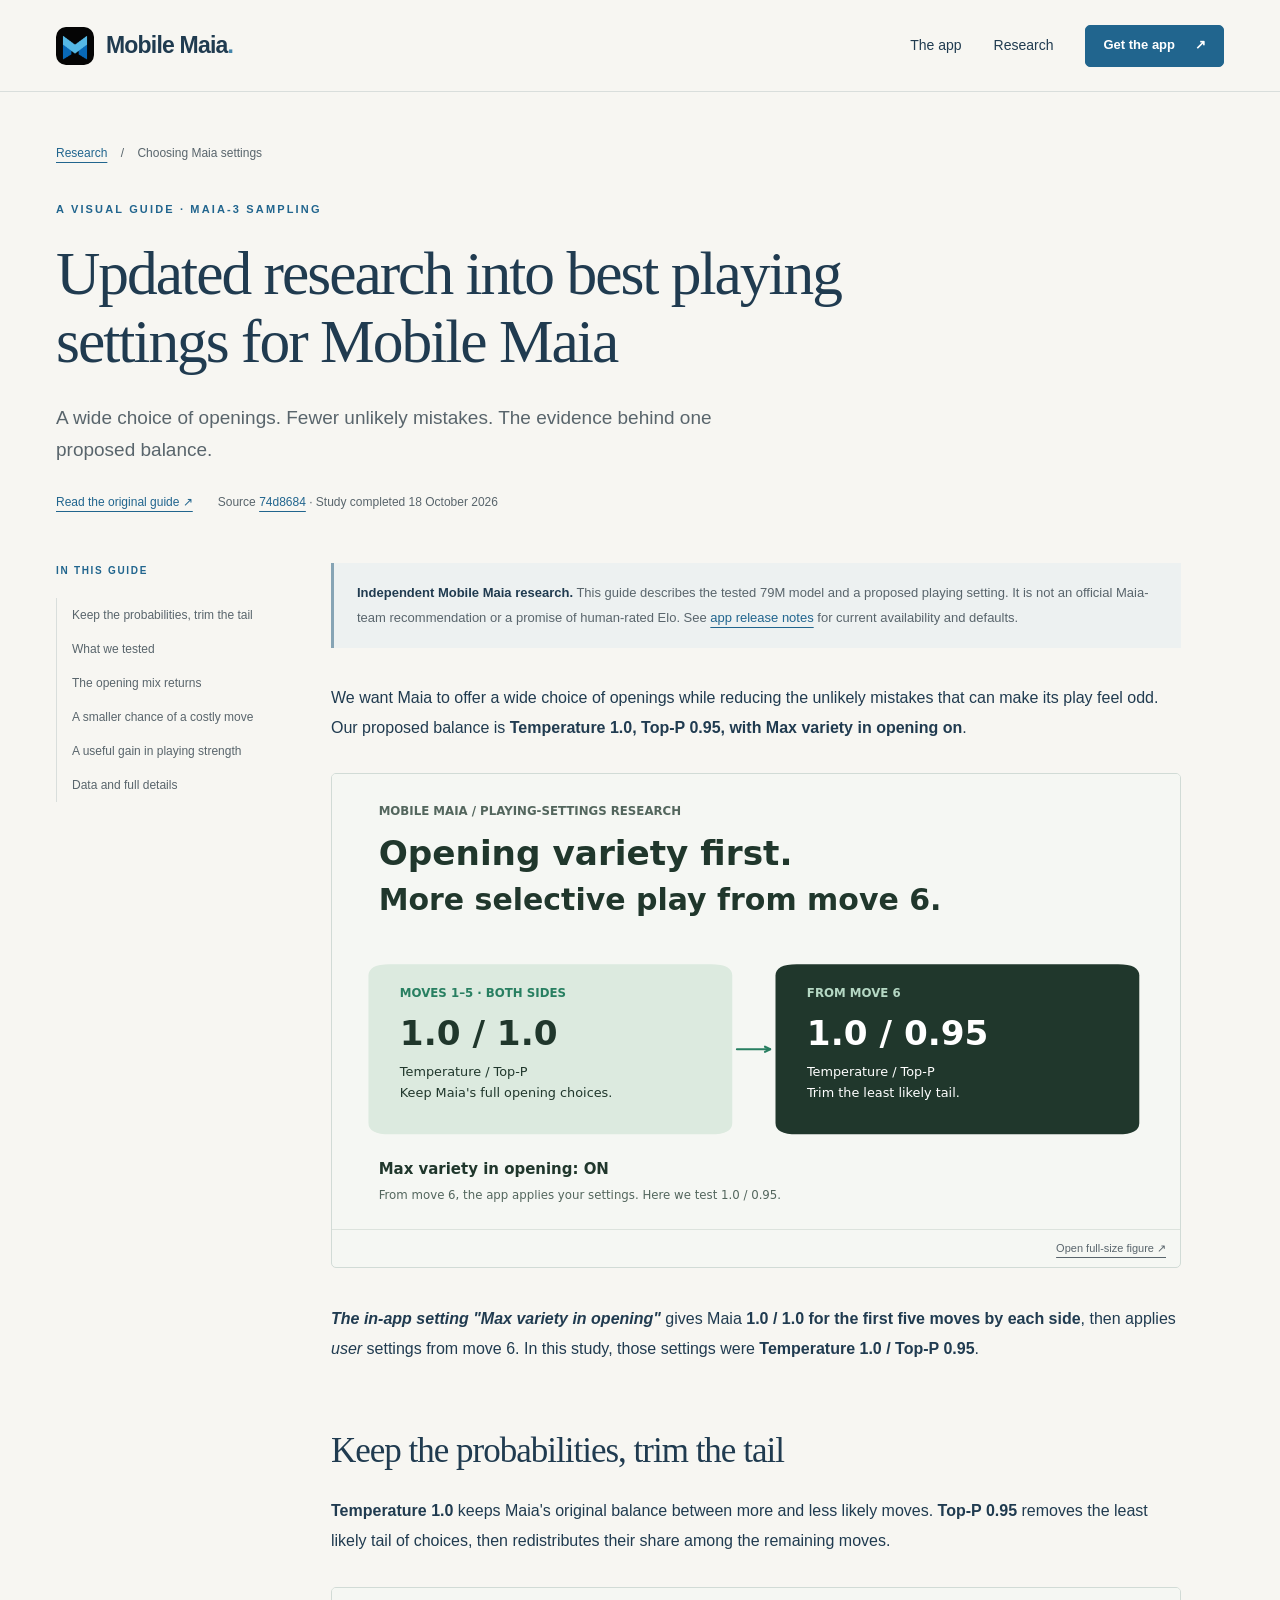
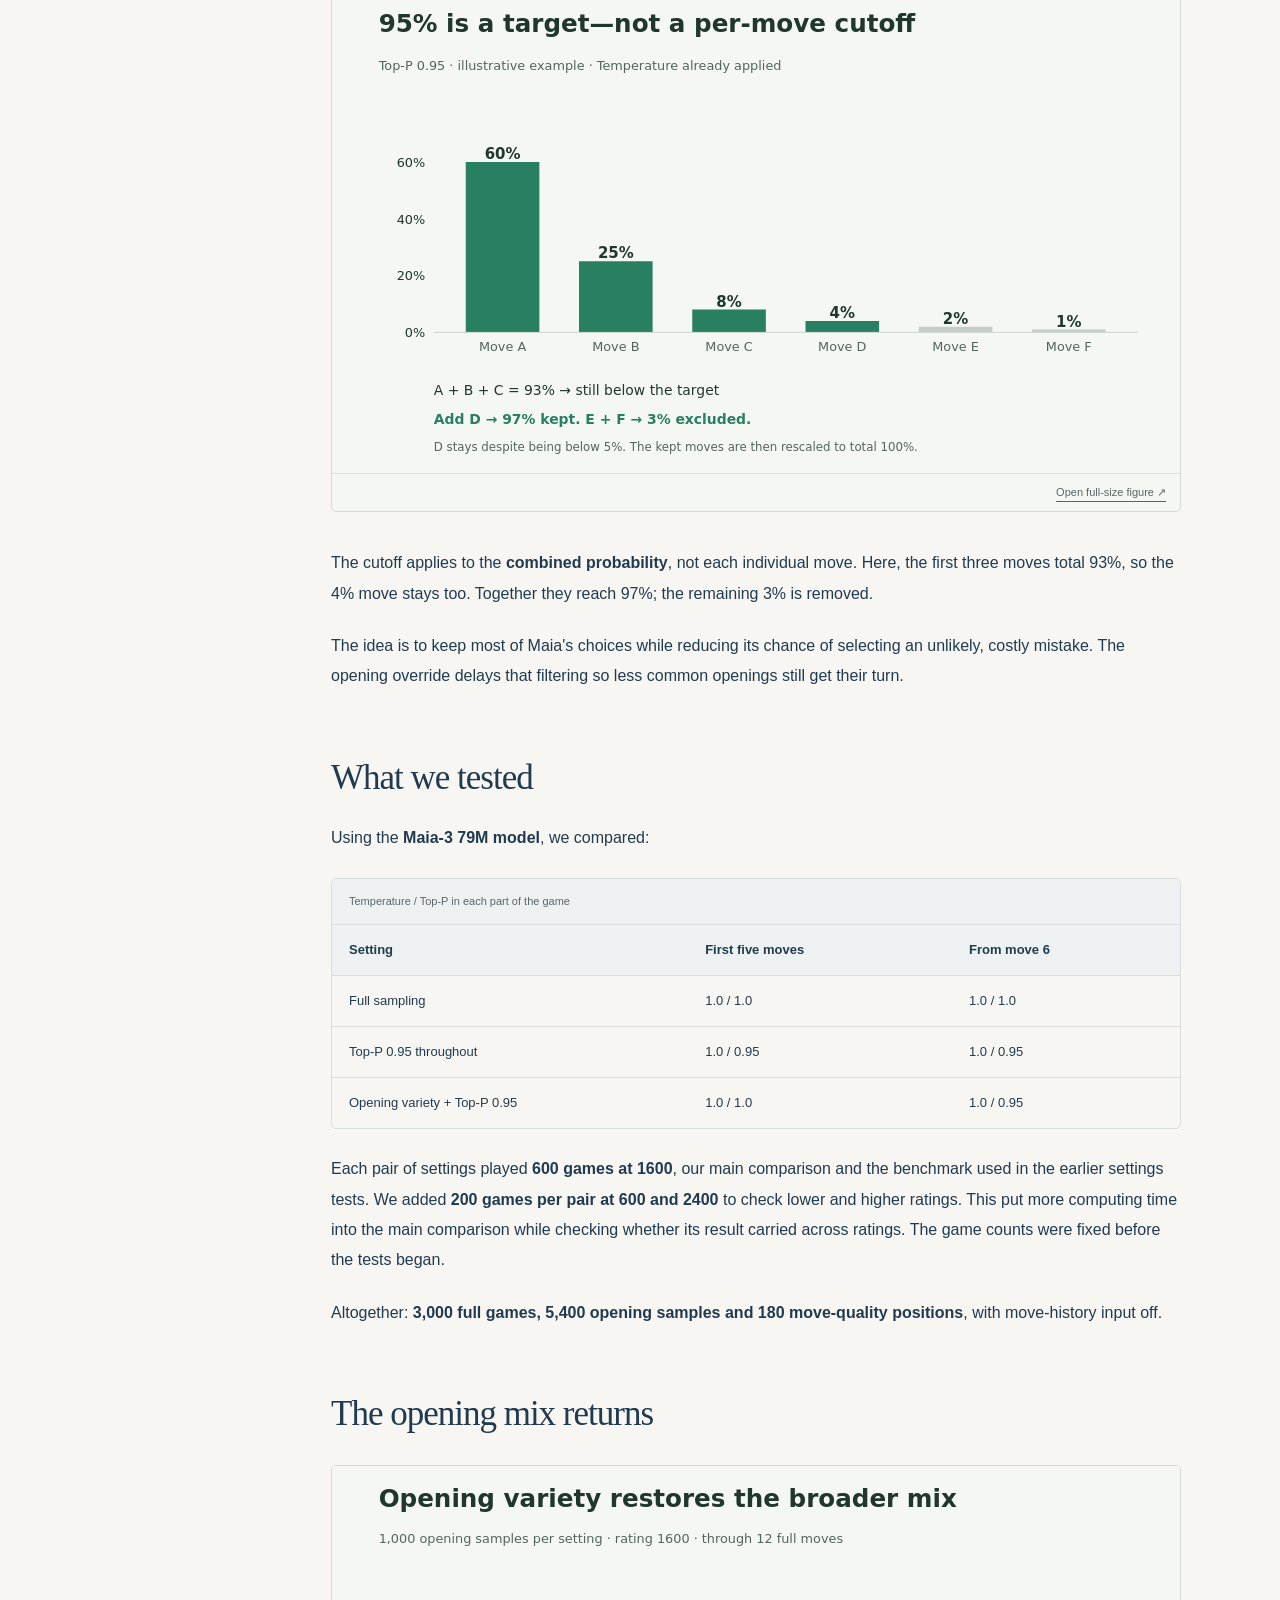
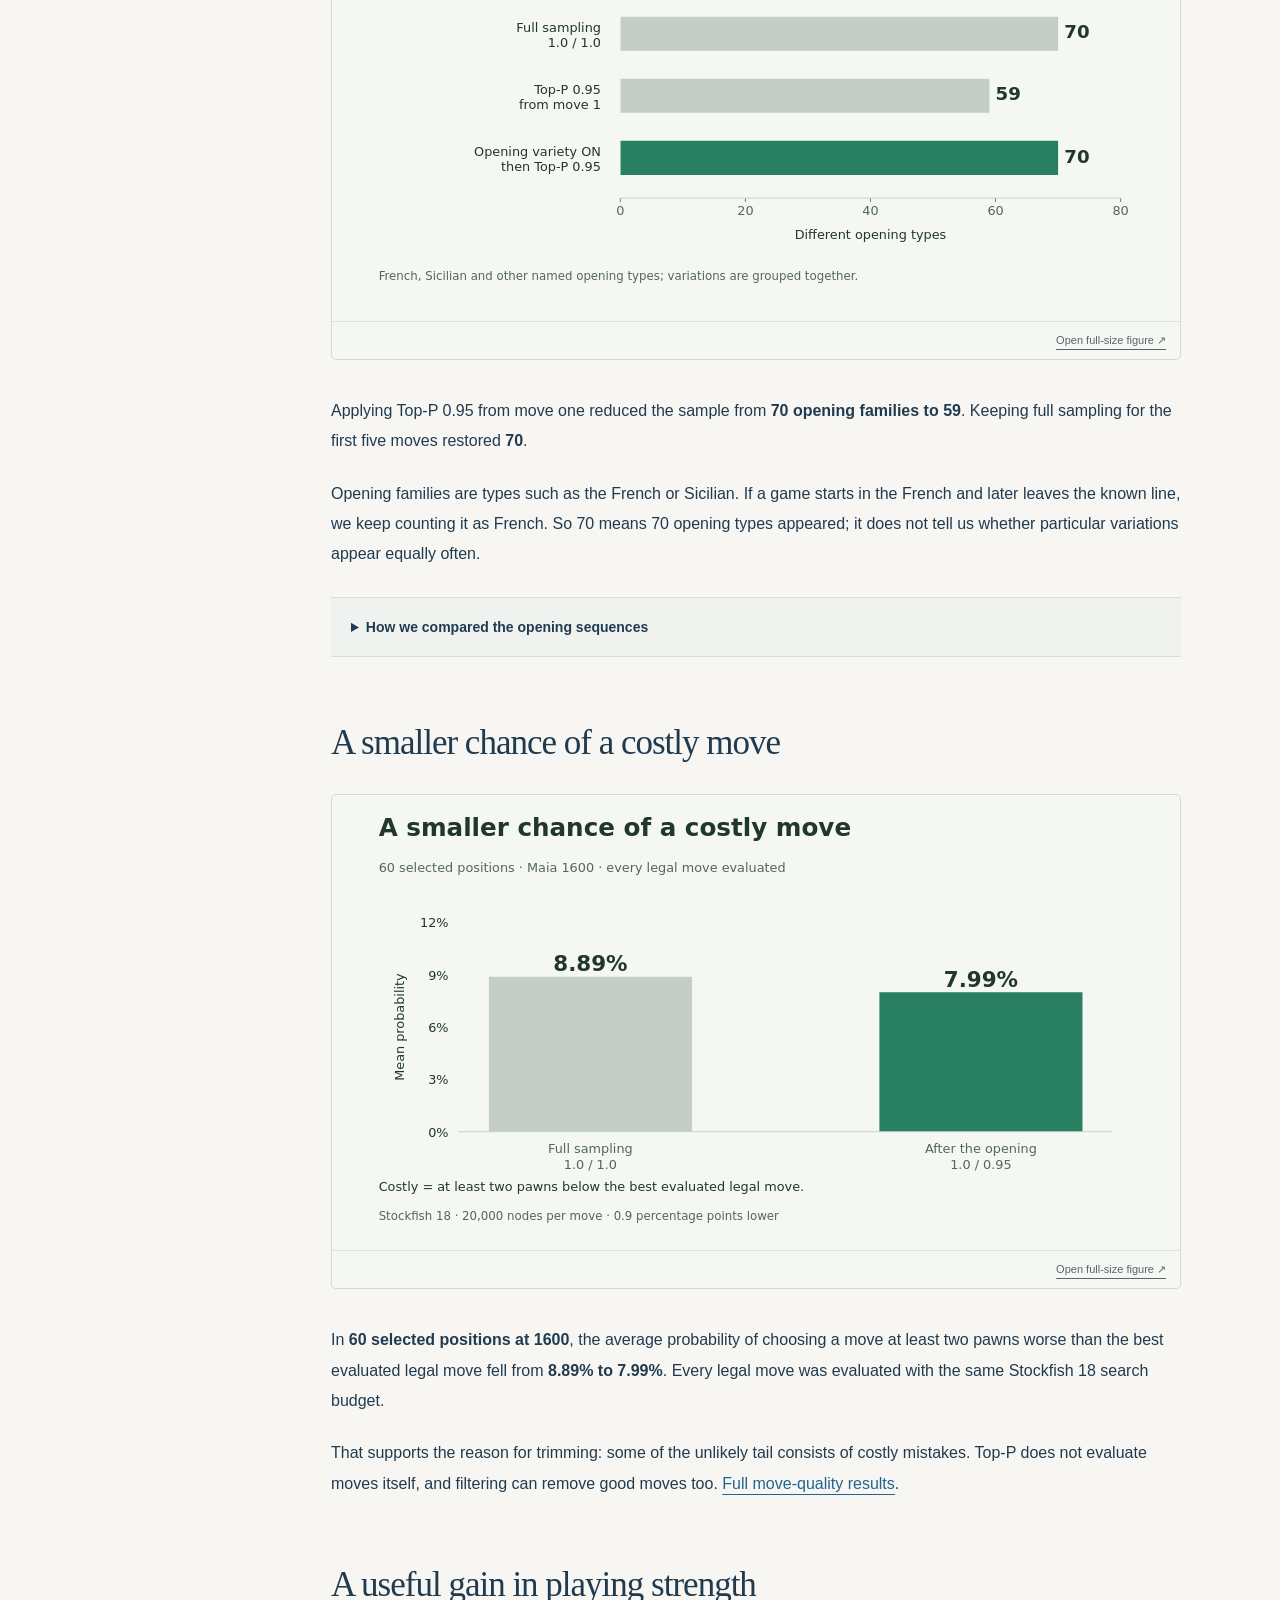
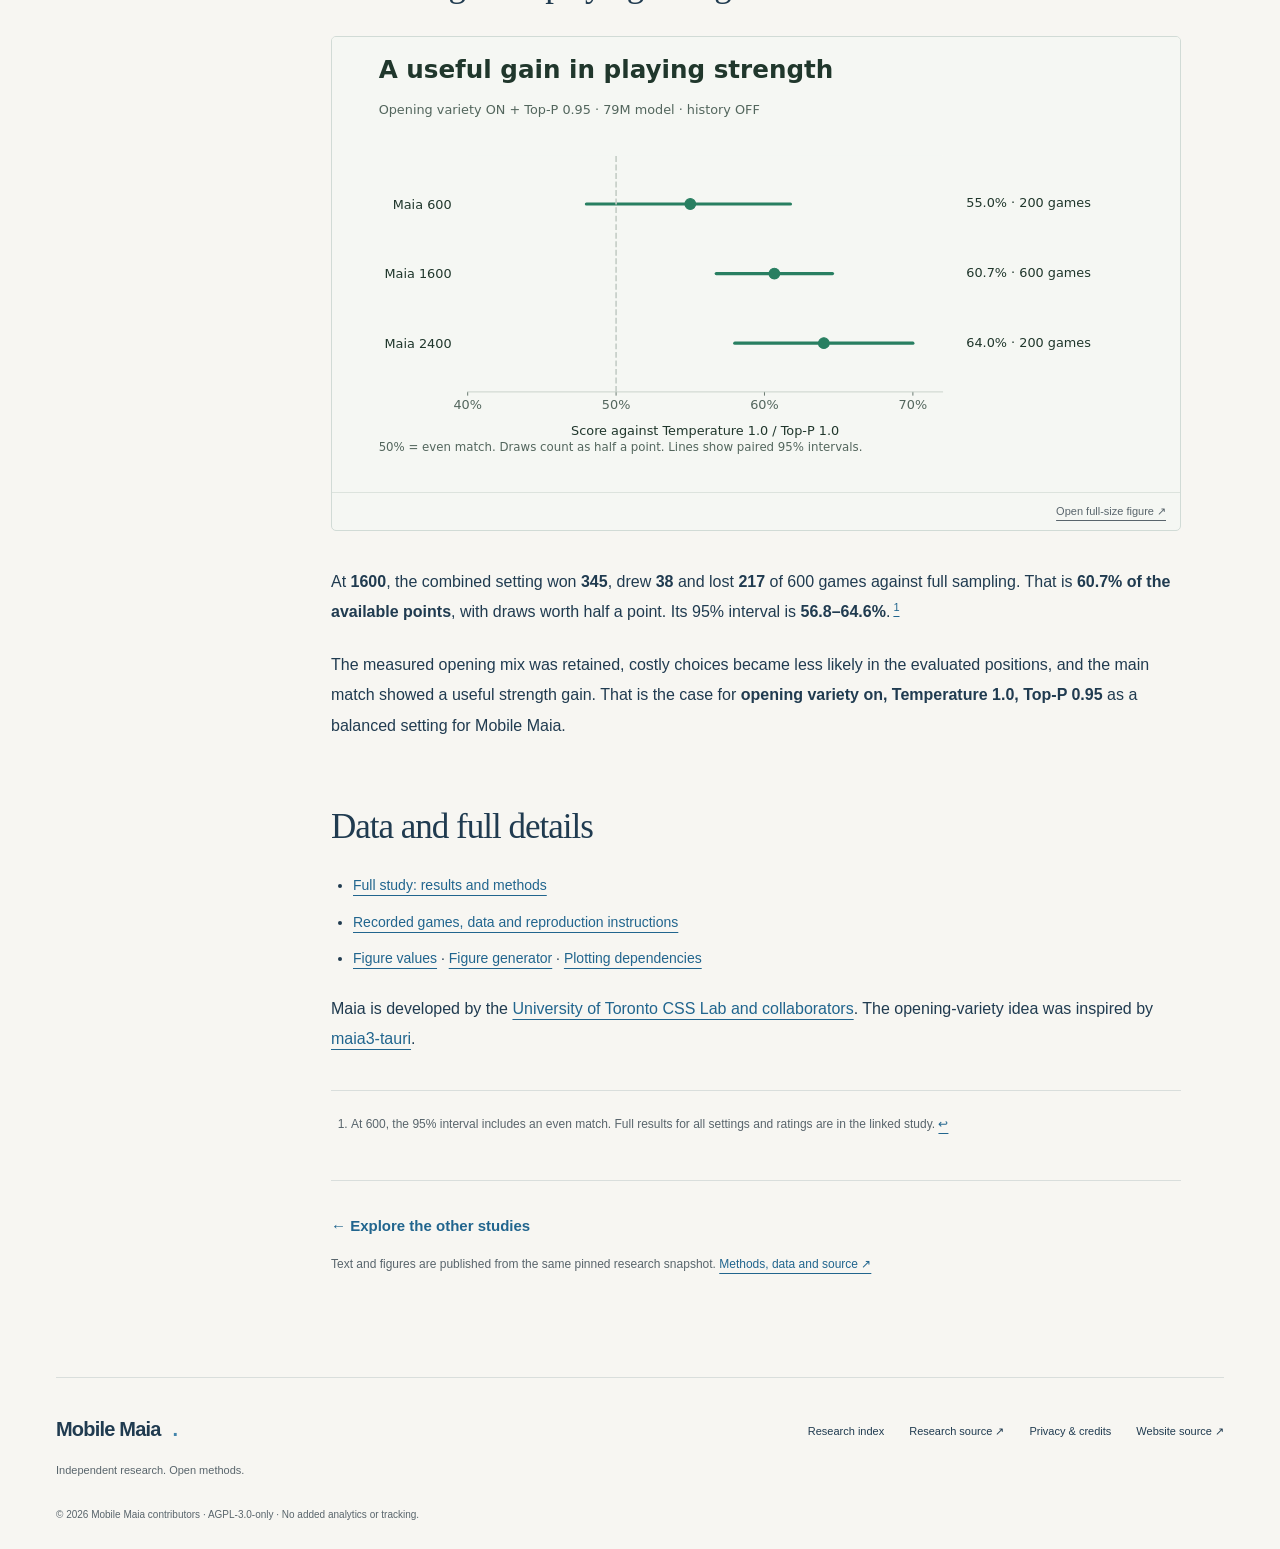
<file: site/research/choosing-maia-settings/index.html>
<!doctype html>
<!-- Generated by tools/research.py. Edit the pinned research source, not this page. -->
<html lang="en"><head><meta charset="utf-8"><meta name="viewport" content="width=device-width, initial-scale=1">
<title>Choosing Maia settings — Mobile Maia</title><meta name="description" content="A visual guide to Temperature 1.0, Top-P 0.95 and opening variety, with measured results and links to the full Mobile Maia study.">
<meta name="theme-color" content="#f7f6f2"><meta property="og:type" content="article"><meta property="og:title" content="Choosing Maia settings — Mobile Maia"><meta property="og:description" content="A visual guide to Temperature 1.0, Top-P 0.95 and opening variety, with measured results and links to the full Mobile Maia study."><meta property="og:url" content="https://mobilemaia.org/research/choosing-maia-settings/"><meta property="og:image" content="https://mobilemaia.org/assets/icon.png"><meta name="twitter:card" content="summary">
<link rel="canonical" href="https://mobilemaia.org/research/choosing-maia-settings/"><link rel="icon" href="../../assets/icon.png" type="image/png"><link rel="stylesheet" href="../../styles.css?v=20261026"><link rel="stylesheet" href="../../research.css?v=20261027"></head>
<body><a class="skip-link" href="#main">Skip to content</a>
<header class="site-header"><div class="container header-inner">
<a class="brand" href="../../" aria-label="Mobile Maia home"><img src="../../assets/icon.png" alt="" width="38" height="38"><span>Mobile Maia<span class="brand-dot">.</span></span></a>
<nav aria-label="Main navigation"><a href="../../#features">The app</a><a href="../../research/" aria-current="page">Research</a><a class="button button-small" href="../../#download">Get the app <span aria-hidden="true">↗</span></a></nav>
</div></header><main id="main" class="container research-page">
<p class="breadcrumb"><a href="../">Research</a><span aria-hidden="true"> / </span>Choosing Maia settings</p>
<header class="research-title"><p class="eyebrow">A VISUAL GUIDE · MAIA-3 SAMPLING</p><h1>Updated research into best playing settings for Mobile Maia</h1><p class="research-deck">A wide choice of openings. Fewer unlikely mistakes. The evidence behind one proposed balance.</p><div class="research-provenance"><a href="https://github.com/Dash1971/mobile-maia-research/blob/74d8684db865753080da72c6f43b1973bbfd668e/guides/choosing-maia-settings/README.md">Read the original guide ↗</a><span>Source <a href="https://github.com/Dash1971/mobile-maia-research/commit/74d8684db865753080da72c6f43b1973bbfd668e">74d8684</a> · Study completed 18 October 2026</span></div></header>
<div class="research-layout"><aside class="research-toc"><nav aria-label="On this page"><p>In this guide</p><ol><li><a href="#keep-the-probabilities-trim-the-tail">Keep the probabilities, trim the tail</a></li><li><a href="#what-we-tested">What we tested</a></li><li><a href="#the-opening-mix-returns">The opening mix returns</a></li><li><a href="#a-smaller-chance-of-a-costly-move">A smaller chance of a costly move</a></li><li><a href="#a-useful-gain-in-playing-strength">A useful gain in playing strength</a></li><li><a href="#data-and-full-details">Data and full details</a></li></ol></nav></aside>
<article class="research-article" aria-label="Visual settings guide"><aside class="research-context"><strong>Independent Mobile Maia research.</strong> This guide describes the tested 79M model and a proposed playing setting. It is not an official Maia-team recommendation or a promise of human-rated Elo. See <a href="https://github.com/Dash1971/maia-chess-android/releases">app release notes</a> for current availability and defaults.</aside>
<p>We want Maia to offer a wide choice of openings while reducing the unlikely mistakes that can make its play feel odd. Our proposed balance is <strong>Temperature 1.0, Top-P 0.95, with Max variety in opening on</strong>.</p>
<figure class="research-figure"><img src="../figures/opening-switch.svg" alt="Keep full sampling for the first five moves by each side, then use Temperature 1.0 and Top-P 0.95 from move 6." width="792" height="425" loading="lazy"><figcaption><a href="../figures/opening-switch.svg">Open full-size figure <span aria-hidden="true">↗</span></a></figcaption></figure>
<p><strong><em>The in-app setting &quot;Max variety in opening&quot;</em></strong> gives Maia <strong>1.0 / 1.0 for the first five moves by each side</strong>, then applies <em>user</em> settings from move 6. In this study, those settings were <strong>Temperature 1.0 / Top-P 0.95</strong>.</p>
<h2 id="keep-the-probabilities-trim-the-tail">Keep the probabilities, trim the tail</h2>
<p><strong>Temperature 1.0</strong> keeps Maia&#x27;s original balance between more and less likely moves. <strong>Top-P 0.95</strong> removes the least likely tail of choices, then redistributes their share among the remaining moves.</p>
<figure class="research-figure"><img src="../figures/top-p-example.svg" alt="Top-P example: moves with probabilities of 60, 25, 8 and 4 percent are retained, reaching 97 percent. The remaining 2 and 1 percent moves are excluded." width="792" height="454" loading="lazy"><figcaption><a href="../figures/top-p-example.svg">Open full-size figure <span aria-hidden="true">↗</span></a></figcaption></figure>
<p>The cutoff applies to the <strong>combined probability</strong>, not each individual move. Here, the first three moves total 93%, so the 4% move stays too. Together they reach 97%; the remaining 3% is removed.</p>
<p>The idea is to keep most of Maia&#x27;s choices while reducing its chance of selecting an unlikely, costly mistake. The opening override delays that filtering so less common openings still get their turn.</p>
<h2 id="what-we-tested">What we tested</h2>
<p>Using the <strong>Maia-3 79M model</strong>, we compared:</p>
<div class="table-scroll" role="region" aria-label="Tested sampling settings" tabindex="0"><table><caption>Temperature / Top-P in each part of the game<span class="table-hint">Scroll sideways to see all columns.</span></caption><thead><tr>
<th scope="col">Setting</th>
<th scope="col">First five moves</th>
<th scope="col">From move 6</th>
</tr></thead><tbody>
<tr>
<th scope="row">Full sampling</th>
<td>1.0 / 1.0</td>
<td>1.0 / 1.0</td>
</tr>
<tr>
<th scope="row">Top-P 0.95 throughout</th>
<td>1.0 / 0.95</td>
<td>1.0 / 0.95</td>
</tr>
<tr>
<th scope="row">Opening variety + Top-P 0.95</th>
<td>1.0 / 1.0</td>
<td>1.0 / 0.95</td>
</tr>
</tbody></table></div>
<p>Each pair of settings played <strong>600 games at 1600</strong>, our main comparison and the benchmark used in the earlier settings tests. We added <strong>200 games per pair at 600 and 2400</strong> to check lower and higher ratings. This put more computing time into the main comparison while checking whether its result carried across ratings. The game counts were fixed before the tests began.</p>
<p>Altogether: <strong>3,000 full games, 5,400 opening samples and 180 move-quality positions</strong>, with move-history input off.</p>
<h2 id="the-opening-mix-returns">The opening mix returns</h2>
<figure class="research-figure"><img src="../figures/opening-mix.svg" alt="In 1,000 opening samples at 1600, full sampling produced 70 opening families, Top-P 0.95 throughout produced 59, and opening variety followed by Top-P 0.95 restored 70." width="792" height="425" loading="lazy"><figcaption><a href="../figures/opening-mix.svg">Open full-size figure <span aria-hidden="true">↗</span></a></figcaption></figure>
<p>Applying Top-P 0.95 from move one reduced the sample from <strong>70 opening families to 59</strong>. Keeping full sampling for the first five moves restored <strong>70</strong>.</p>
<p>Opening families are types such as the French or Sicilian. If a game starts in the French and later leaves the known line, we keep counting it as French. So 70 means 70 opening types appeared; it does not tell us whether particular variations appear equally often.</p>
<details>
<summary>How we compared the opening sequences</summary>
<p>We reused the same sequence of random numbers for each setting. Full sampling and the combined setting therefore made identical choices for the first five moves, when their rules were the same. From move six, the combined setting removed some candidates, so those same random numbers could select different moves. Only 71 of the 1,000 pairs still had identical move sequences through move 12 or an earlier shared ending. They could begin with the same opening and continue differently.</p>
</details>
<h2 id="a-smaller-chance-of-a-costly-move">A smaller chance of a costly move</h2>
<figure class="research-figure"><img src="../figures/costly-moves.svg" alt="In 60 selected positions at 1600, the estimated probability of a move at least two pawns below the best evaluated legal move fell from 8.89 percent with full sampling to 7.99 percent with Top-P 0.95." width="792" height="425" loading="lazy"><figcaption><a href="../figures/costly-moves.svg">Open full-size figure <span aria-hidden="true">↗</span></a></figcaption></figure>
<p>In <strong>60 selected positions at 1600</strong>, the average probability of choosing a move at least two pawns worse than the best evaluated legal move fell from <strong>8.89% to 7.99%</strong>. Every legal move was evaluated with the same Stockfish 18 search budget.</p>
<p>That supports the reason for trimming: some of the unlikely tail consists of costly mistakes. Top-P does not evaluate moves itself, and filtering can remove good moves too. <a href="https://github.com/Dash1971/mobile-maia-research/blob/74d8684db865753080da72c6f43b1973bbfd668e/studies/opening-variety-2026-10-18/REPORT.md#completed-quality-diagnostic">Full move-quality results</a>.</p>
<h2 id="a-useful-gain-in-playing-strength">A useful gain in playing strength</h2>
<figure class="research-figure"><img src="../figures/match-scores.svg" alt="The combined setting scored 55.0 percent against full sampling at 600, 60.7 percent at 1600 and 64.0 percent at 2400. Lines show the 95-percent intervals." width="792" height="425" loading="lazy"><figcaption><a href="../figures/match-scores.svg">Open full-size figure <span aria-hidden="true">↗</span></a></figcaption></figure>
<p>At <strong>1600</strong>, the combined setting won <strong>345</strong>, drew <strong>38</strong> and lost <strong>217</strong> of 600 games against full sampling. That is <strong>60.7% of the available points</strong>, with draws worth half a point. Its 95% interval is <strong>56.8–64.6%</strong>.<sup id="ref-1"><a href="#note-1" aria-label="Footnote 1">1</a></sup></p>
<p>The measured opening mix was retained, costly choices became less likely in the evaluated positions, and the main match showed a useful strength gain. That is the case for <strong>opening variety on, Temperature 1.0, Top-P 0.95</strong> as a balanced setting for Mobile Maia.</p>
<h2 id="data-and-full-details">Data and full details</h2>
<ul>
<li><a href="https://github.com/Dash1971/mobile-maia-research/blob/74d8684db865753080da72c6f43b1973bbfd668e/studies/opening-variety-2026-10-18/REPORT.md">Full study: results and methods</a></li>
<li><a href="https://github.com/Dash1971/mobile-maia-research/blob/74d8684db865753080da72c6f43b1973bbfd668e/studies/opening-variety-2026-10-18/README.md">Recorded games, data and reproduction instructions</a></li>
<li><a href="https://github.com/Dash1971/mobile-maia-research/blob/74d8684db865753080da72c6f43b1973bbfd668e/guides/choosing-maia-settings/figure-values.json">Figure values</a> · <a href="https://github.com/Dash1971/mobile-maia-research/blob/74d8684db865753080da72c6f43b1973bbfd668e/guides/choosing-maia-settings/make_figures.py">Figure generator</a> · <a href="https://github.com/Dash1971/mobile-maia-research/blob/74d8684db865753080da72c6f43b1973bbfd668e/guides/choosing-maia-settings/requirements.txt">Plotting dependencies</a></li>
</ul>
<p>Maia is developed by the <a href="https://www.maiachess.com/">University of Toronto CSS Lab and collaborators</a>. The opening-variety idea was inspired by <a href="https://github.com/outusuke/maia3-tauri">maia3-tauri</a>.</p>
<aside class="research-notes" aria-label="Research footnotes"><ol><li id="note-1">At 600, the 95% interval includes an even match. Full results for all settings and ratings are in the linked study. <a href="#ref-1" aria-label="Return to footnote 1 reference">↩</a></li></ol></aside>
<div class="research-end"><a class="text-link" href="../">← Explore the other studies</a><p>Text and figures are published from the same pinned research snapshot. <a href="https://github.com/Dash1971/mobile-maia-research/blob/74d8684db865753080da72c6f43b1973bbfd668e/guides/choosing-maia-settings/README.md">Methods, data and source ↗</a></p></div></article></div></main>
<footer class="container site-footer"><div><a class="brand" href="../../">Mobile Maia<span class="brand-dot">.</span></a><p>Independent research. Open methods.</p></div><div class="footer-links"><a href="../../research/">Research index</a><a href="https://github.com/Dash1971/mobile-maia-research">Research source ↗</a><a href="../../about.html">Privacy &amp; credits</a><a href="https://github.com/Dash1971/mobilemaia.org">Website source ↗</a></div><p class="footer-small">© 2026 Mobile Maia contributors · AGPL-3.0-only · No added analytics or tracking.</p></footer>
</body></html>
</file>
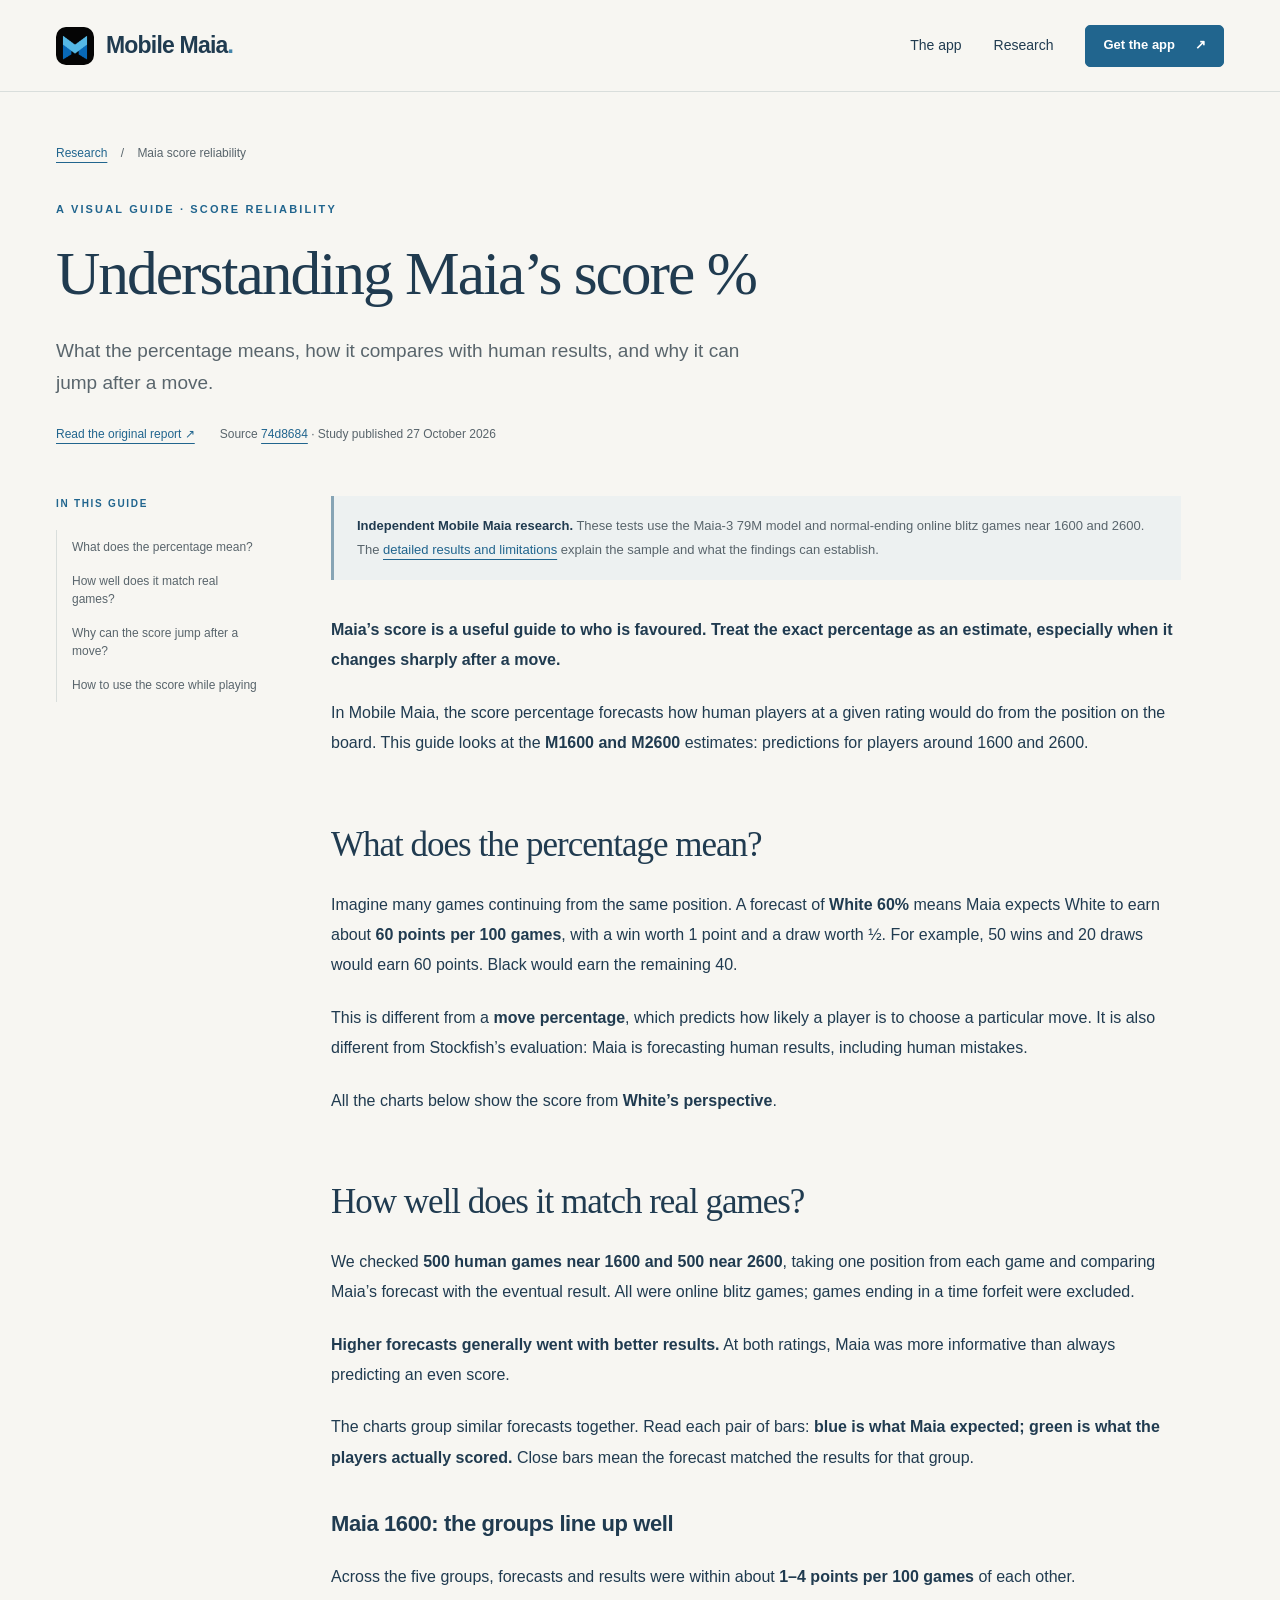
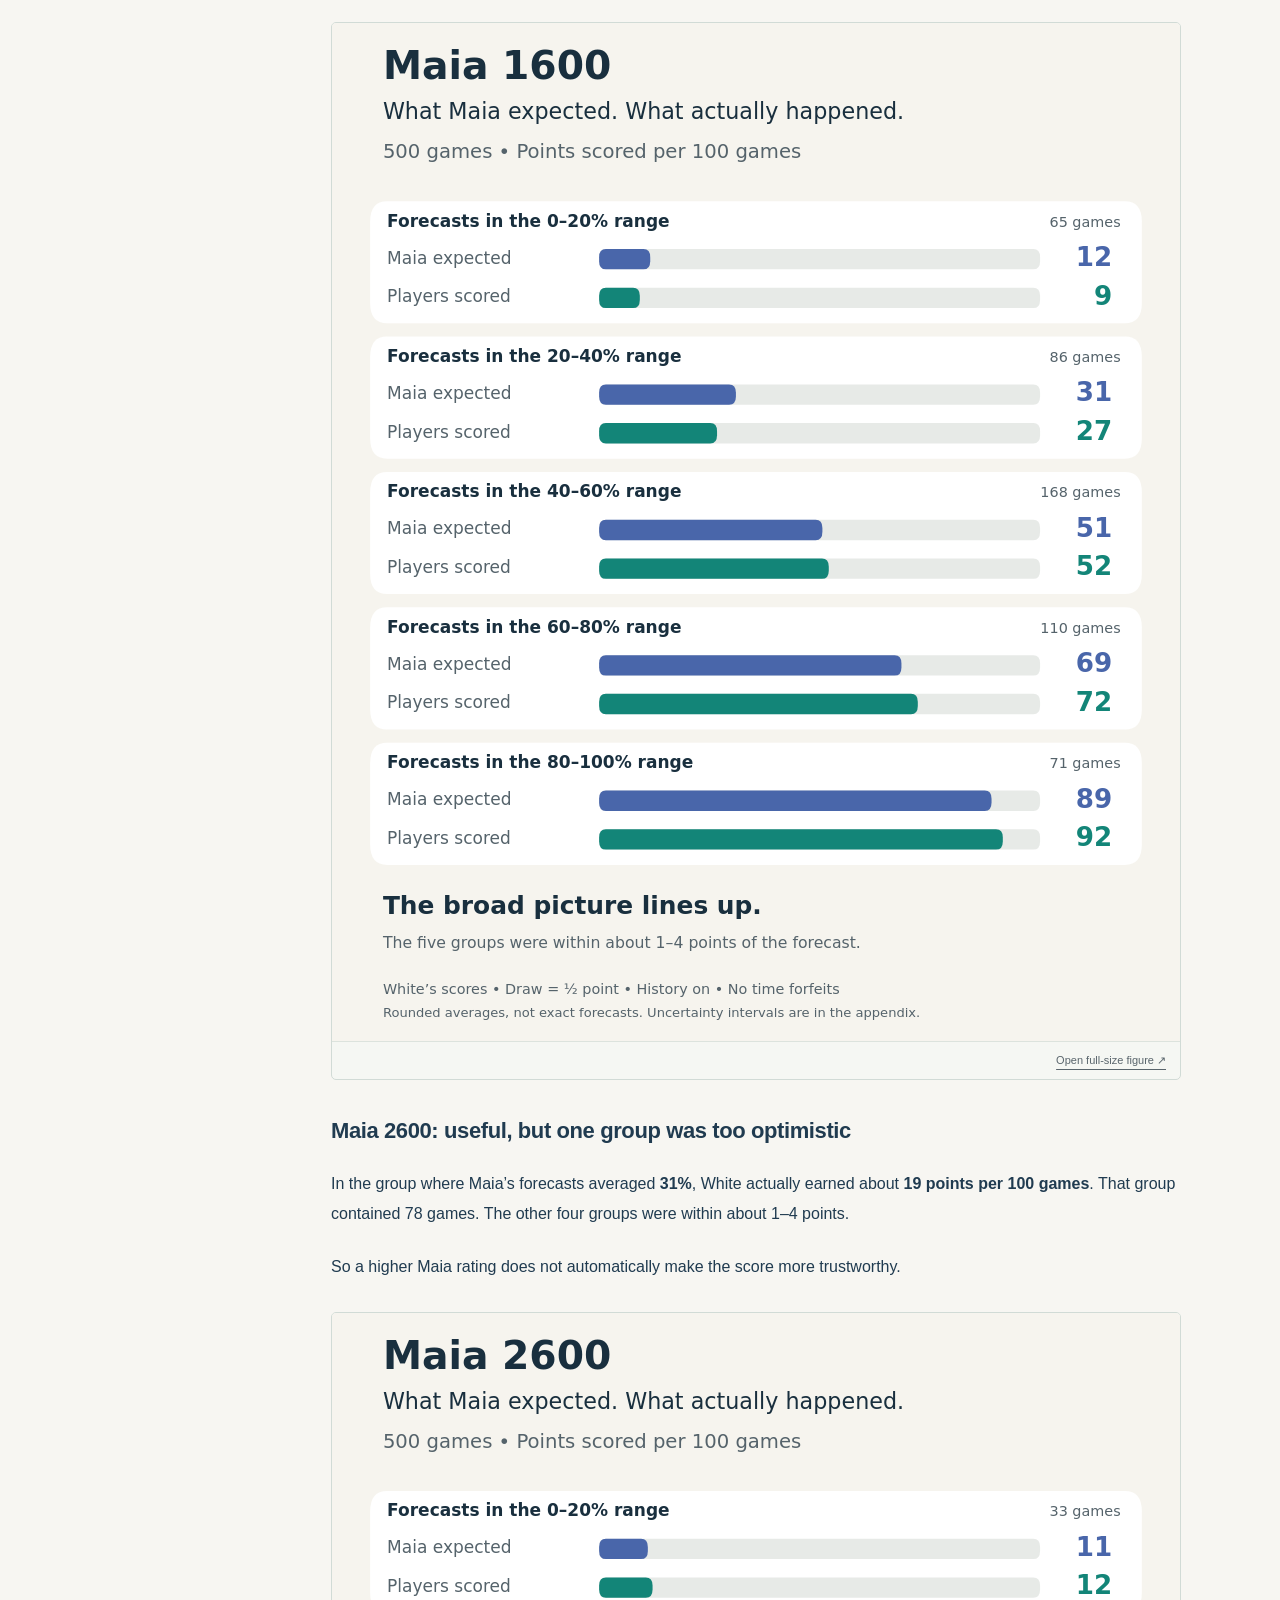
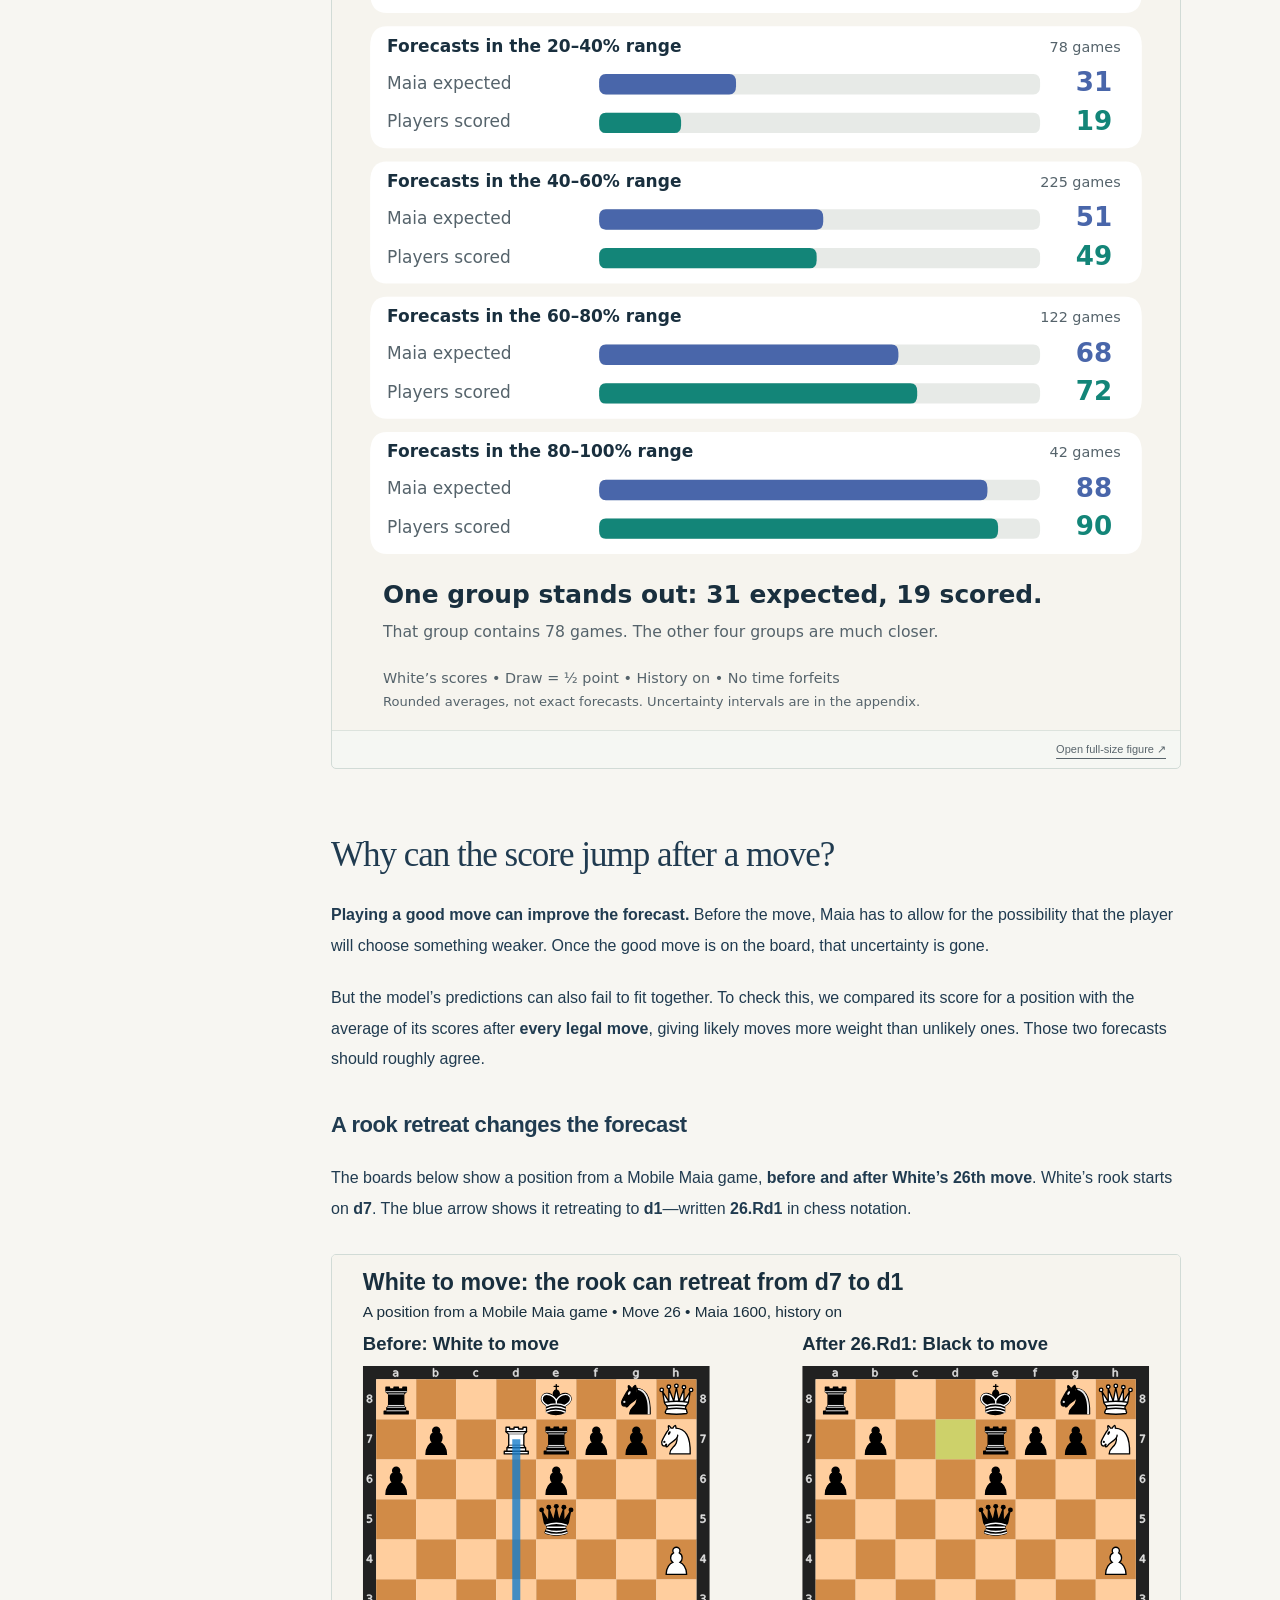
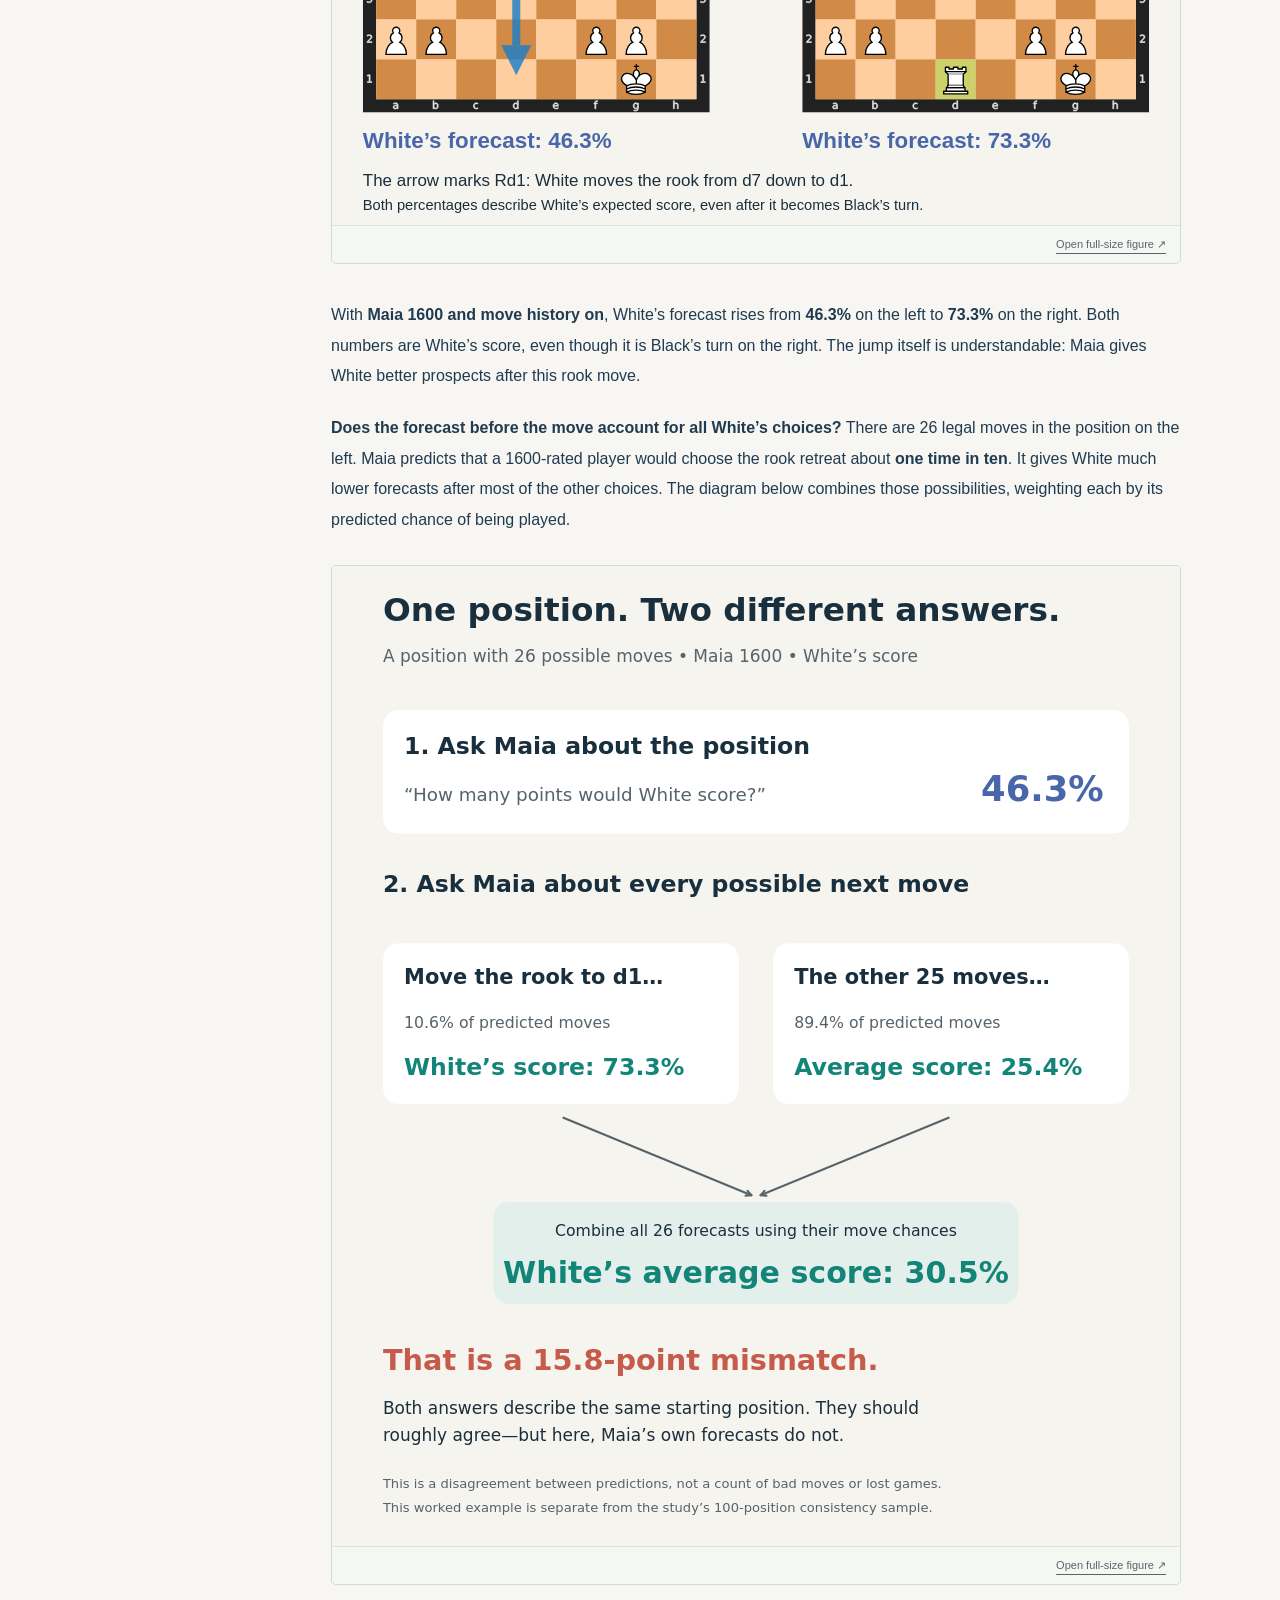
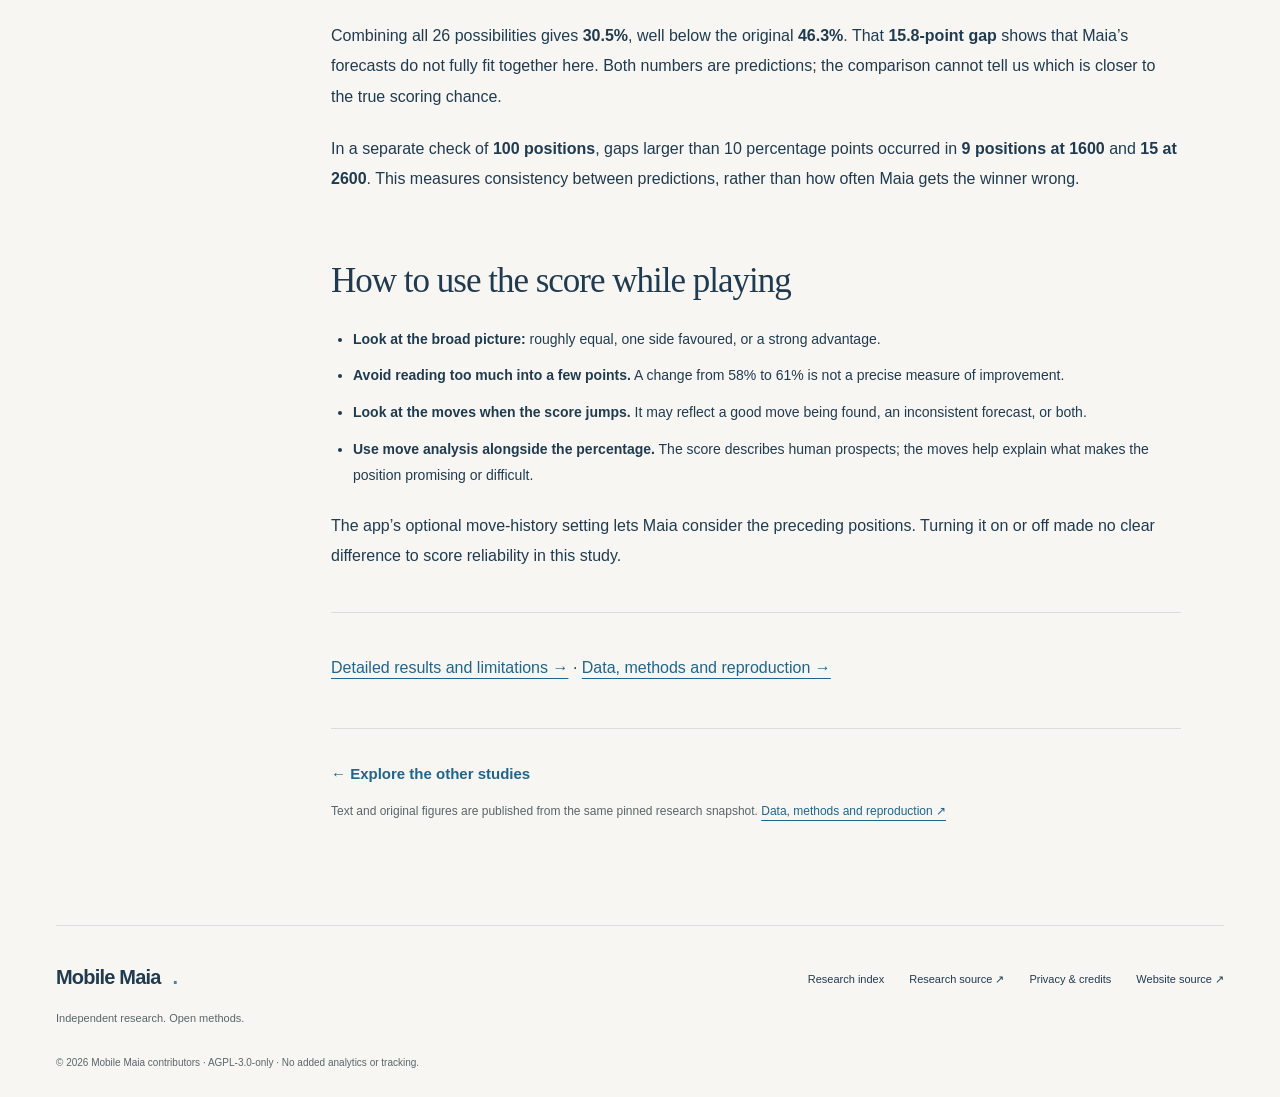
<file: site/research/score-reliability/index.html>
<!doctype html>
<!-- Generated by tools/research.py. Edit the pinned research source, not this page. -->
<html lang="en"><head><meta charset="utf-8"><meta name="viewport" content="width=device-width, initial-scale=1">
<title>Understanding Maia’s score % — Mobile Maia</title><meta name="description" content="What Maia’s expected-score percentage means, how it compares with human game results, and why individual estimates can jump after a move.">
<meta name="theme-color" content="#f7f6f2"><meta property="og:type" content="article"><meta property="og:title" content="Understanding Maia’s score % — Mobile Maia"><meta property="og:description" content="What Maia’s expected-score percentage means, how it compares with human game results, and why individual estimates can jump after a move."><meta property="og:url" content="https://mobilemaia.org/research/score-reliability/"><meta property="og:image" content="https://mobilemaia.org/assets/icon.png"><meta name="twitter:card" content="summary">
<link rel="canonical" href="https://mobilemaia.org/research/score-reliability/"><link rel="icon" href="../../assets/icon.png" type="image/png"><link rel="stylesheet" href="../../styles.css?v=20261026"><link rel="stylesheet" href="../../research.css?v=20261027"></head>
<body><a class="skip-link" href="#main">Skip to content</a>
<header class="site-header"><div class="container header-inner">
<a class="brand" href="../../" aria-label="Mobile Maia home"><img src="../../assets/icon.png" alt="" width="38" height="38"><span>Mobile Maia<span class="brand-dot">.</span></span></a>
<nav aria-label="Main navigation"><a href="../../#features">The app</a><a href="../../research/" aria-current="page">Research</a><a class="button button-small" href="../../#download">Get the app <span aria-hidden="true">↗</span></a></nav>
</div></header><main id="main" class="container research-page">
<p class="breadcrumb"><a href="../">Research</a><span aria-hidden="true"> / </span>Maia score reliability</p>
<header class="research-title"><p class="eyebrow">A VISUAL GUIDE · SCORE RELIABILITY</p><h1>Understanding Maia’s score %</h1><p class="research-deck">What the percentage means, how it compares with human results, and why it can jump after a move.</p><div class="research-provenance"><a href="https://github.com/Dash1971/mobile-maia-research/blob/74d8684db865753080da72c6f43b1973bbfd668e/studies/score-reliability-2026-10-27/REPORT.md">Read the original report ↗</a><span>Source <a href="https://github.com/Dash1971/mobile-maia-research/commit/74d8684db865753080da72c6f43b1973bbfd668e">74d8684</a> · Study published 27 October 2026</span></div></header>
<div class="research-layout"><aside class="research-toc"><nav aria-label="On this page"><p>In this guide</p><ol><li><a href="#what-does-the-percentage-mean">What does the percentage mean?</a></li><li><a href="#how-well-does-it-match-real-games">How well does it match real games?</a></li><li><a href="#why-can-the-score-jump-after-a-move">Why can the score jump after a move?</a></li><li><a href="#how-to-use-the-score-while-playing">How to use the score while playing</a></li></ol></nav></aside>
<article class="research-article" aria-label="Maia score reliability guide"><aside class="research-context"><strong>Independent Mobile Maia research.</strong> These tests use the Maia-3 79M model and normal-ending online blitz games near 1600 and 2600. The <a href="https://github.com/Dash1971/mobile-maia-research/blob/74d8684db865753080da72c6f43b1973bbfd668e/studies/score-reliability-2026-10-27/APPENDIX.md">detailed results and limitations</a> explain the sample and what the findings can establish.</aside>
<p><strong>Maia’s score is a useful guide to who is favoured. Treat the exact percentage as an estimate, especially when it changes sharply after a move.</strong></p>
<p>In Mobile Maia, the score percentage forecasts how human players at a given rating would do from the position on the board. This guide looks at the <strong>M1600 and M2600</strong> estimates: predictions for players around 1600 and 2600.</p>
<h2 id="what-does-the-percentage-mean">What does the percentage mean?</h2>
<p>Imagine many games continuing from the same position. A forecast of <strong>White 60%</strong> means Maia expects White to earn about <strong>60 points per 100 games</strong>, with a win worth 1 point and a draw worth ½. For example, 50 wins and 20 draws would earn 60 points. Black would earn the remaining 40.</p>
<p>This is different from a <strong>move percentage</strong>, which predicts how likely a player is to choose a particular move. It is also different from Stockfish’s evaluation: Maia is forecasting human results, including human mistakes.</p>
<p>All the charts below show the score from <strong>White’s perspective</strong>.</p>
<h2 id="how-well-does-it-match-real-games">How well does it match real games?</h2>
<p>We checked <strong>500 human games near 1600 and 500 near 2600</strong>, taking one position from each game and comparing Maia’s forecast with the eventual result. All were online blitz games; games ending in a time forfeit were excluded.</p>
<p><strong>Higher forecasts generally went with better results.</strong> At both ratings, Maia was more informative than always predicting an even score.</p>
<p>The charts group similar forecasts together. Read each pair of bars: <strong>blue is what Maia expected; green is what the players actually scored.</strong> Close bars mean the forecast matched the results for that group.</p>
<h3 id="maia-1600-the-groups-line-up-well">Maia 1600: the groups line up well</h3>
<p>Across the five groups, forecasts and results were within about <strong>1–4 points per 100 games</strong> of each other.</p>
<figure class="research-figure"><img src="../figures/score-reliability/visual-results-1600.svg" alt="Maia 1600: paired bars compare predicted and actual White scores across 500 games" width="648" height="778" loading="lazy"><figcaption><a href="../figures/score-reliability/visual-results-1600.svg">Open full-size figure <span aria-hidden="true">↗</span></a></figcaption></figure>
<h3 id="maia-2600-useful-but-one-group-was-too-optimistic">Maia 2600: useful, but one group was too optimistic</h3>
<p>In the group where Maia’s forecasts averaged <strong>31%</strong>, White actually earned about <strong>19 points per 100 games</strong>. That group contained 78 games. The other four groups were within about 1–4 points.</p>
<p>So a higher Maia rating does not automatically make the score more trustworthy.</p>
<figure class="research-figure"><img src="../figures/score-reliability/visual-results-2600.svg" alt="Maia 2600: paired bars show a noticeable gap in the 20–40 percent forecast group" width="648" height="778" loading="lazy"><figcaption><a href="../figures/score-reliability/visual-results-2600.svg">Open full-size figure <span aria-hidden="true">↗</span></a></figcaption></figure>
<h2 id="why-can-the-score-jump-after-a-move">Why can the score jump after a move?</h2>
<p><strong>Playing a good move can improve the forecast.</strong> Before the move, Maia has to allow for the possibility that the player will choose something weaker. Once the good move is on the board, that uncertainty is gone.</p>
<p>But the model’s predictions can also fail to fit together. To check this, we compared its score for a position with the average of its scores after <strong>every legal move</strong>, giving likely moves more weight than unlikely ones. Those two forecasts should roughly agree.</p>
<h3 id="a-rook-retreat-changes-the-forecast">A rook retreat changes the forecast</h3>
<p>The boards below show a position from a Mobile Maia game, <strong>before and after White’s 26th move</strong>. White’s rook starts on <strong>d7</strong>. The blue arrow shows it retreating to <strong>d1</strong>—written <strong>26.Rd1</strong> in chess notation.</p>
<figure class="research-figure"><img src="../figures/score-reliability/example-board.svg" alt="Actual game position before and after 26.Rd1: the white rook moves from d7 to d1, and Maia 1600’s White score rises from 46.3 to 73.3 percent" width="1100" height="740" loading="lazy"><figcaption><a href="../figures/score-reliability/example-board.svg">Open full-size figure <span aria-hidden="true">↗</span></a></figcaption></figure>
<p>With <strong>Maia 1600 and move history on</strong>, White’s forecast rises from <strong>46.3%</strong> on the left to <strong>73.3%</strong> on the right. Both numbers are White’s score, even though it is Black’s turn on the right. The jump itself is understandable: Maia gives White better prospects after this rook move.</p>
<p><strong>Does the forecast before the move account for all White’s choices?</strong> There are 26 legal moves in the position on the left. Maia predicts that a 1600-rated player would choose the rook retreat about <strong>one time in ten</strong>. It gives White much lower forecasts after most of the other choices. The diagram below combines those possibilities, weighting each by its predicted chance of being played.</p>
<figure class="research-figure"><img src="../figures/score-reliability/visual-worked-example.svg" alt="A 26-move example: Maia’s direct forecast is 46.3 percent, while averaging its forecasts after all possible moves gives 30.5 percent" width="648" height="749" loading="lazy"><figcaption><a href="../figures/score-reliability/visual-worked-example.svg">Open full-size figure <span aria-hidden="true">↗</span></a></figcaption></figure>
<p>Combining all 26 possibilities gives <strong>30.5%</strong>, well below the original <strong>46.3%</strong>. That <strong>15.8-point gap</strong> shows that Maia’s forecasts do not fully fit together here. Both numbers are predictions; the comparison cannot tell us which is closer to the true scoring chance.</p>
<p>In a separate check of <strong>100 positions</strong>, gaps larger than 10 percentage points occurred in <strong>9 positions at 1600</strong> and <strong>15 at 2600</strong>. This measures consistency between predictions, rather than how often Maia gets the winner wrong.</p>
<h2 id="how-to-use-the-score-while-playing">How to use the score while playing</h2>
<ul>
<li><strong>Look at the broad picture:</strong> roughly equal, one side favoured, or a strong advantage.</li>
<li><strong>Avoid reading too much into a few points.</strong> A change from 58% to 61% is not a precise measure of improvement.</li>
<li><strong>Look at the moves when the score jumps.</strong> It may reflect a good move being found, an inconsistent forecast, or both.</li>
<li><strong>Use move analysis alongside the percentage.</strong> The score describes human prospects; the moves help explain what makes the position promising or difficult.</li>
</ul>
<p>The app’s optional move-history setting lets Maia consider the preceding positions. Turning it on or off made no clear difference to score reliability in this study.</p>
<hr>
<p><a href="https://github.com/Dash1971/mobile-maia-research/blob/74d8684db865753080da72c6f43b1973bbfd668e/studies/score-reliability-2026-10-27/APPENDIX.md">Detailed results and limitations →</a> · <a href="https://github.com/Dash1971/mobile-maia-research/blob/74d8684db865753080da72c6f43b1973bbfd668e/studies/score-reliability-2026-10-27/README.md">Data, methods and reproduction →</a></p>
<div class="research-end"><a class="text-link" href="../">← Explore the other studies</a><p>Text and original figures are published from the same pinned research snapshot. <a href="https://github.com/Dash1971/mobile-maia-research/blob/74d8684db865753080da72c6f43b1973bbfd668e/studies/score-reliability-2026-10-27/README.md">Data, methods and reproduction ↗</a></p></div></article></div></main>
<footer class="container site-footer"><div><a class="brand" href="../../">Mobile Maia<span class="brand-dot">.</span></a><p>Independent research. Open methods.</p></div><div class="footer-links"><a href="../../research/">Research index</a><a href="https://github.com/Dash1971/mobile-maia-research">Research source ↗</a><a href="../../about.html">Privacy &amp; credits</a><a href="https://github.com/Dash1971/mobilemaia.org">Website source ↗</a></div><p class="footer-small">© 2026 Mobile Maia contributors · AGPL-3.0-only · No added analytics or tracking.</p></footer>
</body></html>
</file>
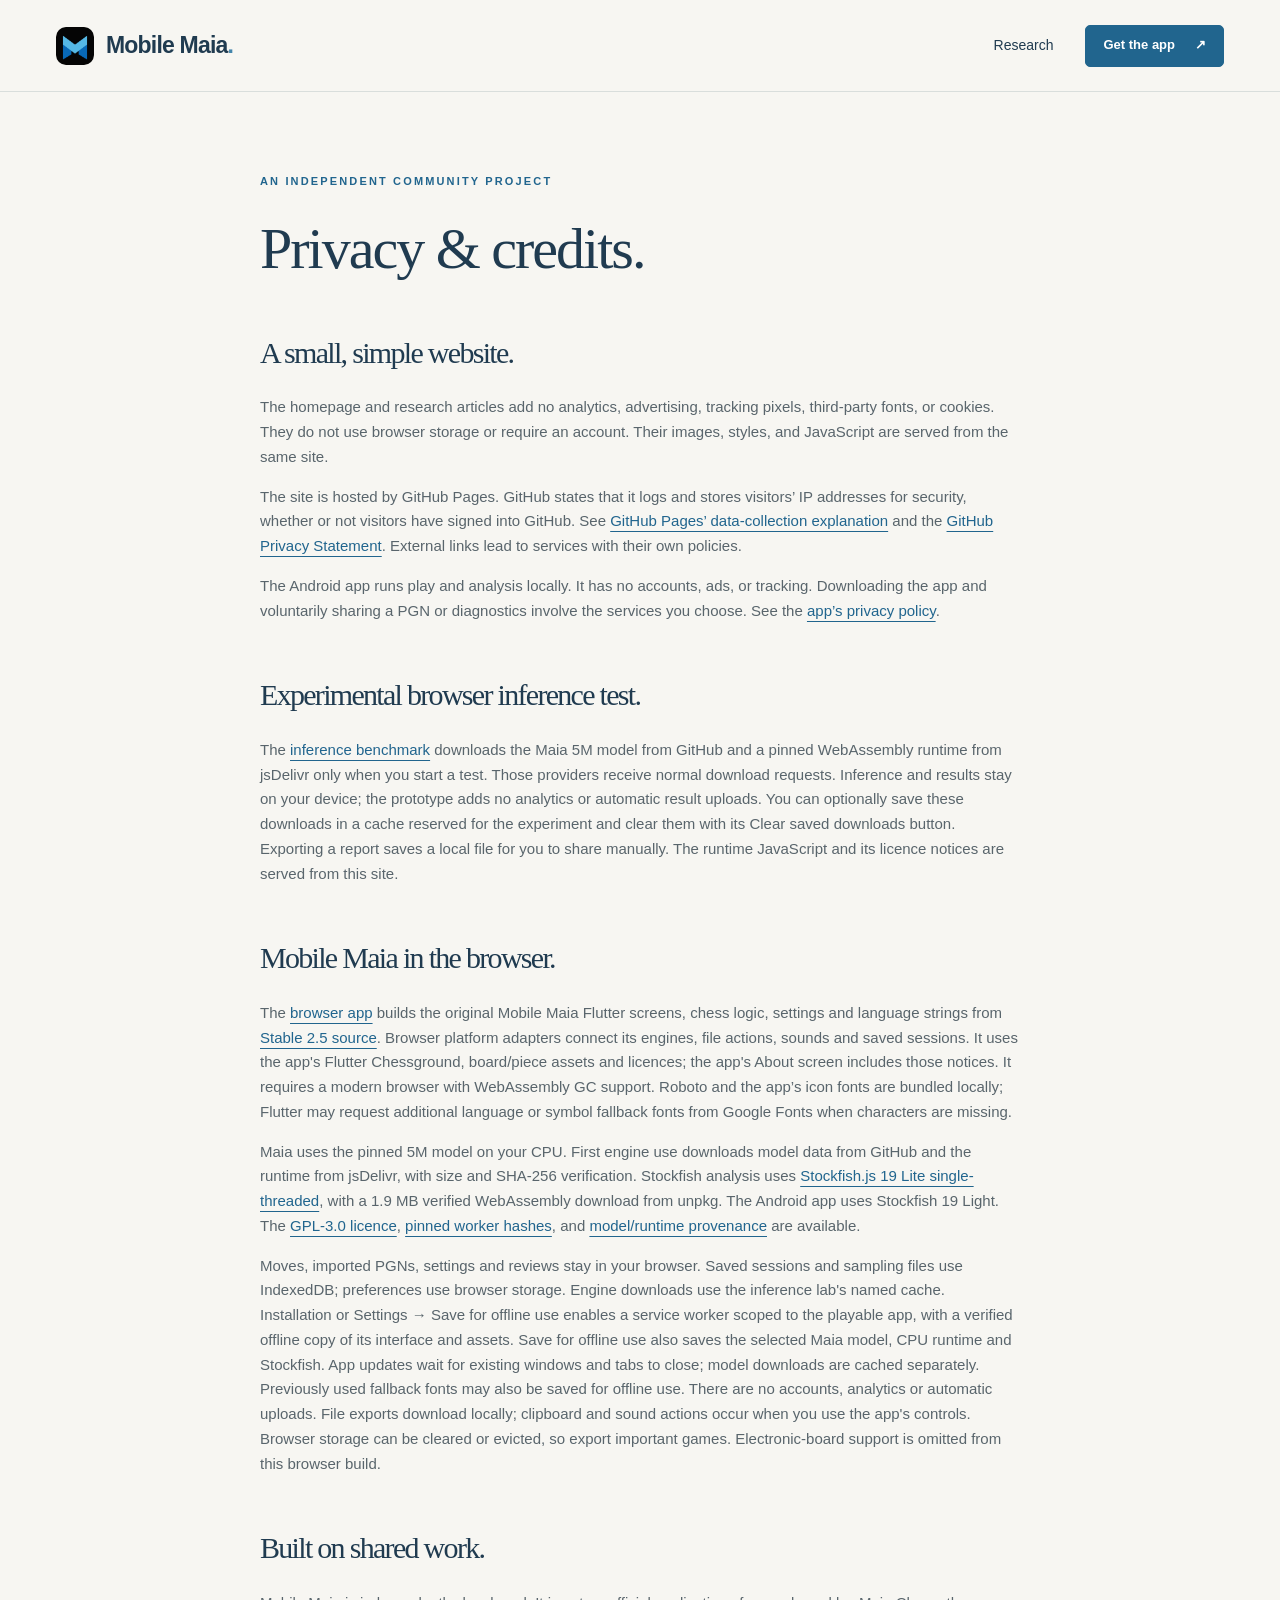
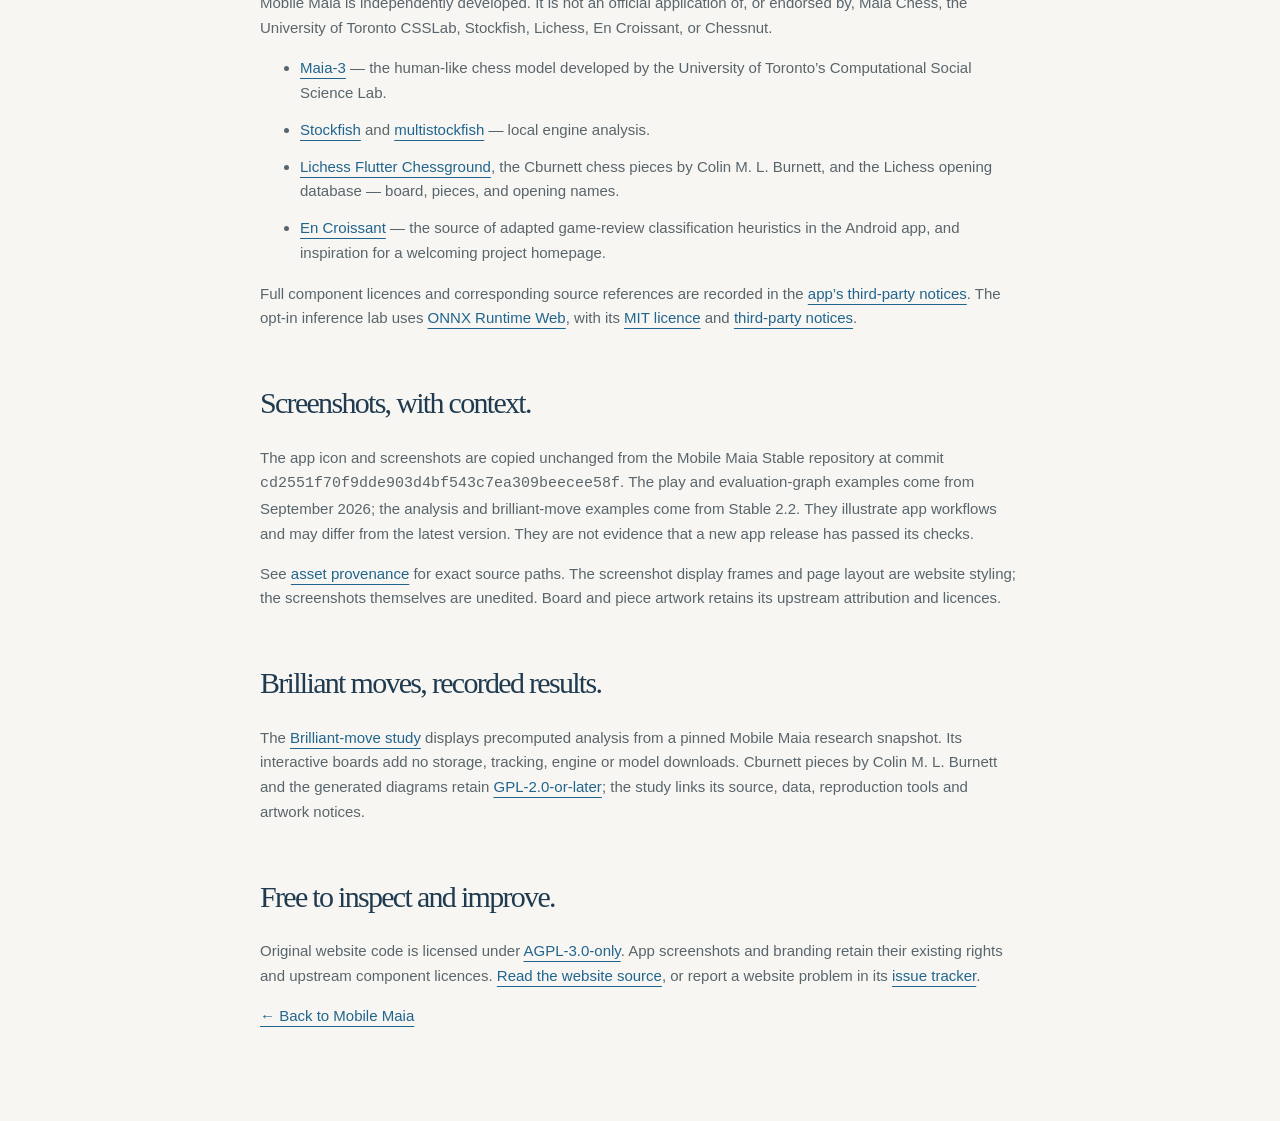
<file: site/about.html>
<!doctype html>
<html lang="en">
<head><meta charset="utf-8"><meta name="viewport" content="width=device-width, initial-scale=1"><title>Privacy &amp; credits — Mobile Maia</title><meta name="description" content="Privacy, software licences, screenshot sources, and acknowledgments for the Mobile Maia website."><meta name="theme-color" content="#f7f6f2"><link rel="icon" href="assets/icon.png" type="image/png"><link rel="stylesheet" href="styles.css?v=20261026"></head>
<body><a class="skip-link" href="#main">Skip to content</a><header class="site-header"><div class="container header-inner"><a class="brand" href="./"><img src="assets/icon.png" alt="" width="38" height="38"><span>Mobile Maia<span class="brand-dot">.</span></span></a><nav aria-label="Main navigation"><a href="research/">Research</a><a href="index.html#download" class="button button-small">Get the app <span aria-hidden="true">↗</span></a></nav></div></header>
<main id="main" class="container prose-page"><p class="eyebrow">AN INDEPENDENT COMMUNITY PROJECT</p><h1>Privacy &amp; credits.</h1>
<h2 id="privacy">A small, simple website.</h2><p>The homepage and research articles add no analytics, advertising, tracking pixels, third-party fonts, or cookies. They do not use browser storage or require an account. Their images, styles, and JavaScript are served from the same site.</p><p>The site is hosted by GitHub Pages. GitHub states that it logs and stores visitors’ IP addresses for security, whether or not visitors have signed into GitHub. See <a href="https://docs.github.com/en/pages/getting-started-with-github-pages/what-is-github-pages#data-collection">GitHub Pages’ data-collection explanation</a> and the <a href="https://docs.github.com/en/site-policy/privacy-policies/github-general-privacy-statement">GitHub Privacy Statement</a>. External links lead to services with their own policies.</p><p>The Android app runs play and analysis locally. It has no accounts, ads, or tracking. Downloading the app and voluntarily sharing a PGN or diagnostics involve the services you choose. See the <a href="https://github.com/Dash1971/maia-chess-android/blob/main/PRIVACY.md">app’s privacy policy</a>.</p>
<h2 id="inference-test">Experimental browser inference test.</h2><p>The <a href="lab/inference/">inference benchmark</a> downloads the Maia 5M model from GitHub and a pinned WebAssembly runtime from jsDelivr only when you start a test. Those providers receive normal download requests. Inference and results stay on your device; the prototype adds no analytics or automatic result uploads. You can optionally save these downloads in a cache reserved for the experiment and clear them with its Clear saved downloads button. Exporting a report saves a local file for you to share manually. The runtime JavaScript and its licence notices are served from this site.</p>
<h2 id="browser-play">Mobile Maia in the browser.</h2><p>The <a href="play/">browser app</a> builds the original Mobile Maia Flutter screens, chess logic, settings and language strings from <a href="https://github.com/Dash1971/maia-chess-android/tree/aeea49817c34f48397e910894414c1d8b0352124">Stable 2.5 source</a>. Browser platform adapters connect its engines, file actions, sounds and saved sessions. It uses the app's Flutter Chessground, board/piece assets and licences; the app's About screen includes those notices. It requires a modern browser with WebAssembly GC support. Roboto and the app’s icon fonts are bundled locally; Flutter may request additional language or symbol fallback fonts from Google Fonts when characters are missing.</p><p>Maia uses the pinned 5M model on your CPU. First engine use downloads model data from GitHub and the runtime from jsDelivr, with size and SHA-256 verification. Stockfish analysis uses <a href="https://github.com/nmrugg/stockfish.js/tree/v19.0.1">Stockfish.js 19 Lite single-threaded</a>, with a 1.9 MB verified WebAssembly download from unpkg. The Android app uses Stockfish 19 Light. The <a href="play/vendor/stockfish-COPYING.txt">GPL-3.0 licence</a>, <a href="play/assets.json">pinned worker hashes</a>, and <a href="lab/inference/">model/runtime provenance</a> are available.</p><p>Moves, imported PGNs, settings and reviews stay in your browser. Saved sessions and sampling files use IndexedDB; preferences use browser storage. Engine downloads use the inference lab's named cache. Installation or Settings → Save for offline use enables a service worker scoped to the playable app, with a verified offline copy of its interface and assets. Save for offline use also saves the selected Maia model, CPU runtime and Stockfish. App updates wait for existing windows and tabs to close; model downloads are cached separately. Previously used fallback fonts may also be saved for offline use. There are no accounts, analytics or automatic uploads. File exports download locally; clipboard and sound actions occur when you use the app's controls. Browser storage can be cleared or evicted, so export important games. Electronic-board support is omitted from this browser build.</p>
<h2 id="credits">Built on shared work.</h2><p>Mobile Maia is independently developed. It is not an official application of, or endorsed by, Maia Chess, the University of Toronto CSSLab, Stockfish, Lichess, En Croissant, or Chessnut.</p><ul><li><a href="https://github.com/CSSLab/maia3">Maia-3</a> — the human-like chess model developed by the University of Toronto’s Computational Social Science Lab.</li><li><a href="https://stockfishchess.org/">Stockfish</a> and <a href="https://github.com/lichess-org/dart-multistockfish">multistockfish</a> — local engine analysis.</li><li><a href="https://github.com/lichess-org/flutter-chessground">Lichess Flutter Chessground</a>, the Cburnett chess pieces by Colin M. L. Burnett, and the Lichess opening database — board, pieces, and opening names.</li><li><a href="https://github.com/franciscoBSalgueiro/en-croissant">En Croissant</a> — the source of adapted game-review classification heuristics in the Android app, and inspiration for a welcoming project homepage.</li></ul><p>Full component licences and corresponding source references are recorded in the <a href="https://github.com/Dash1971/maia-chess-android/blob/cd2551f70f9dde903d4bf543c7ea309beecee58f/THIRD_PARTY_NOTICES.md">app’s third-party notices</a>. The opt-in inference lab uses <a href="https://github.com/microsoft/onnxruntime">ONNX Runtime Web</a>, with its <a href="lab/inference/vendor/LICENSE">MIT licence</a> and <a href="lab/inference/vendor/ThirdPartyNotices.txt">third-party notices</a>.</p>
<h2 id="screenshots">Screenshots, with context.</h2><p>The app icon and screenshots are copied unchanged from the Mobile Maia Stable repository at commit <code>cd2551f70f9dde903d4bf543c7ea309beecee58f</code>. The play and evaluation-graph examples come from September 2026; the analysis and brilliant-move examples come from Stable 2.2. They illustrate app workflows and may differ from the latest version. They are not evidence that a new app release has passed its checks.</p><p>See <a href="https://github.com/Dash1971/mobilemaia.org/blob/main/ASSETS.md">asset provenance</a> for exact source paths. The screenshot display frames and page layout are website styling; the screenshots themselves are unedited. Board and piece artwork retains its upstream attribution and licences.</p>
<h2 id="brilliant-study">Brilliant moves, recorded results.</h2><p>The <a href="research/brilliant-moves/">Brilliant-move study</a> displays precomputed analysis from a pinned Mobile Maia research snapshot. Its interactive boards add no storage, tracking, engine or model downloads. Cburnett pieces by Colin M. L. Burnett and the generated diagrams retain <a href="research/brilliant-moves/GPL-2.0.txt">GPL-2.0-or-later</a>; the study links its source, data, reproduction tools and artwork notices.</p>
<h2 id="source">Free to inspect and improve.</h2><p>Original website code is licensed under <a href="https://github.com/Dash1971/mobilemaia.org/blob/main/LICENSE">AGPL-3.0-only</a>. App screenshots and branding retain their existing rights and upstream component licences. <a href="https://github.com/Dash1971/mobilemaia.org">Read the website source</a>, or report a website problem in its <a href="https://github.com/Dash1971/mobilemaia.org/issues">issue tracker</a>.</p><p><a href="./">← Back to Mobile Maia</a></p></main></body></html>
</file>
<file: site/styles.css>
/* Copyright (c) 2026 Mobile Maia contributors. SPDX-License-Identifier: AGPL-3.0-only */
:root{--paper:#f7f6f2;--ink:#203b50;--muted:#59656c;--blue:#21658e;--line:#d9dedc;--wash:#e9eff1;--green:#49705a;--white:#fff;--serif:Georgia,'Times New Roman',serif;--sans:-apple-system,BlinkMacSystemFont,'Segoe UI',sans-serif}
*{box-sizing:border-box}html{scroll-behavior:smooth;scroll-padding-top:110px}body{margin:0;background:var(--paper);color:var(--ink);font-family:var(--sans);font-size:16px;line-height:1.65}a{color:inherit;text-underline-offset:5px;text-decoration-thickness:1px}button{font:inherit}img{max-width:100%;height:auto;display:block}button,a,summary{-webkit-tap-highlight-color:transparent}a:focus-visible,button:focus-visible,summary:focus-visible{outline:3px solid var(--blue);outline-offset:6px}::selection{background:#c1d9e8;color:#162e40}.container{width:min(1180px,calc(100% - 112px));margin-inline:auto}.skip-link{position:fixed;left:16px;top:-100px;padding:12px 24px;background:var(--ink);color:white;z-index:20}.skip-link:focus{top:12px}.site-header{border-bottom:1px solid var(--line);background:var(--paper);position:sticky;top:0;z-index:10}.header-inner{height:91px;display:flex;justify-content:space-between;align-items:center}.brand{display:inline-flex;align-items:center;gap:12px;font-size:23px;font-weight:700;letter-spacing:-.8px;text-decoration:none;white-space:nowrap}.brand img{border-radius:10px}.brand-dot{color:#4385ab}nav{display:flex;align-items:center;gap:32px;font-size:14px}nav>a{text-decoration:none}nav>a:not(.button):hover,.footer-links a:hover{color:var(--blue);text-decoration:underline}.button{display:inline-flex;align-items:center;justify-content:center;gap:27px;min-height:56px;background:var(--blue);color:white;border:1px solid var(--blue);border-radius:5px;padding:14px 23px;font-weight:600;font-size:15px;line-height:1.4;text-decoration:none;transition:background .18s,transform .18s}.button:hover{background:#184e70;transform:translateY(-2px)}.button-small{min-height:42px;padding:10px 17px;font-size:13px;gap:20px}.button-outline{background:transparent;color:var(--ink);border-color:#9bafb9}.button-outline:hover{background:#e4ebed}.text-link{display:inline-flex;align-items:center;gap:16px;font-weight:600;text-decoration:none;font-size:15px}.text-link:hover{text-decoration:underline}.eyebrow{font-size:11px;font-weight:700;letter-spacing:2.15px;margin:0 0 27px;color:var(--blue)}.hero{display:grid;grid-template-columns:1.15fr 1fr;align-items:center;min-height:790px;gap:65px;padding-block:65px 55px}.little-cross{font-size:17px;margin-right:8px}.hero h1{font:normal clamp(56px,6.1vw,86px)/1.07 var(--serif);letter-spacing:-3.7px;margin:0 0 30px}.hero h1 em{font-weight:400;color:var(--blue)}.hero-description{max-width:450px;font-size:17px;line-height:1.85;color:var(--muted);margin:0 0 32px}.hero-actions{display:flex;gap:25px;align-items:center;flex-wrap:wrap}.hero-note{color:var(--muted);font-size:12px;margin:19px 0 0}.hero-footnote{display:flex;align-items:center;gap:18px;margin-top:60px;font-family:var(--serif);font-style:italic;font-size:17px;line-height:1.4;color:#66777e}.small-rule{display:block;width:43px;height:1px;background:#9daeb4}.hero-visual{position:relative;margin:0;display:flex;flex-direction:column;align-items:center;padding:30px 0 0;isolation:isolate}.hero-visual:before{content:'';position:absolute;inset:62px -20px 100px;background:#e5edef;border-radius:48% 48% 10px 10px;z-index:-2}.visual-corner{position:absolute;right:-12px;top:77px;width:108px;height:108px;background:repeating-conic-gradient(#cbd9de 0% 25%,transparent 0% 50%) 0 0/36px 36px;z-index:-1;opacity:.55}.offline-tag{position:absolute;z-index:2;right:-28px;top:10px;padding:11px 16px;border:1px solid var(--line);border-radius:3px;background:var(--paper);font:italic 15px var(--serif);transform:rotate(5deg);box-shadow:0 4px 12px #203b5006}.offline-tag>span{display:inline-block;width:7px;height:7px;border-radius:50%;background:#648b70;margin-right:8px}.phone{width:268px;border:7px solid #23303a;border-radius:29px;padding:3px;background:#101610;overflow:hidden;box-shadow:0 25px 40px -19px #1e35485c,3px 3px 0 #98a6ae inset;transform:rotate(-3deg)}.phone img{border-radius:16px;width:100%;aspect-ratio:1080/2280;object-fit:cover;object-position:top}.phone a{display:block}.screenshot-controls{display:flex;gap:3px;margin-top:32px;border-bottom:1px solid #bdcbd1}.screenshot-controls button{background:none;border:0;border-bottom:2px solid transparent;color:var(--muted);padding:9px 18px;cursor:pointer;font-size:12px}.screenshot-controls button[aria-pressed=true]{color:var(--ink);border-color:var(--blue);font-weight:700}.screenshot-controls button:hover{background:#dfe8eb}.hero-visual figcaption{font-family:var(--serif);font-size:13px;font-style:italic;color:var(--muted);margin-top:10px}.principles-strip{border-block:1px solid var(--line)}.principles-inner{display:flex;justify-content:space-between;gap:20px;padding-block:18px}.principles-inner p{margin:0;font-size:12px;letter-spacing:.25px}.principles-inner span{font-size:20px;color:var(--blue);margin-right:10px;vertical-align:middle}.section{padding-block:105px}.section-heading{display:grid;grid-template-columns:1.2fr 1fr;column-gap:100px;align-items:end}.section-heading .eyebrow{grid-column:1/-1;margin-bottom:22px}h2{font:normal clamp(34px,3.8vw,50px)/1.15 var(--serif);letter-spacing:-1.7px;margin:0 0 25px}.section-heading>p:last-child{color:var(--muted);font-size:15px;max-width:390px;margin:0 0 28px}.feature-columns{display:grid;grid-template-columns:repeat(3,1fr);gap:50px;margin-top:50px}.feature-columns article{border-top:1px solid #b4c4ca;padding-top:23px}.feature-number{font-size:10px;color:var(--blue);letter-spacing:1.8px;font-weight:600}h3{font-size:19px;letter-spacing:-.4px;line-height:1.4;margin:18px 0 13px}.feature-columns p,.freedom-grid p{color:var(--muted);font-size:14px;line-height:1.9;margin:0}.analysis-section{background:var(--wash);overflow:hidden}.analysis-layout{display:grid;grid-template-columns:1fr 1fr;gap:110px;align-items:center;padding-block:80px}.analysis-visual{margin:0;display:flex;align-items:center;flex-direction:column}.analysis-visual>a{display:block;width:260px;max-height:516px;overflow:hidden;border:6px solid #23303a;border-radius:22px;box-shadow:0 15px 30px -18px #203b5066;transform:rotate(3deg);background:#151a16}.analysis-visual img{width:100%}.analysis-visual figcaption{font-size:10px;color:var(--muted);margin-top:26px;font-style:italic}.analysis-copy>p:not(.eyebrow){font-size:15px;color:var(--muted);line-height:1.9;max-width:430px}.tick-list{list-style:none;padding:0;margin:27px 0 32px;font-size:13px}.tick-list li{margin-block:11px}.tick-list li:before{content:'✓';margin-right:13px;color:var(--green)}.your-game{display:grid;grid-template-columns:1fr 1.35fr;gap:75px}.freedom-grid{display:grid;grid-template-columns:1fr 1fr;gap:42px 40px}.freedom-icon{display:block;color:var(--blue);font:24px var(--serif);height:30px}.freedom-grid h3{font-size:17px;margin-top:13px}.freedom-grid a{display:inline-block;font-size:12px;font-weight:600;margin-top:12px}.download-section{background:#203d52;color:#f7f6f2;padding-block:85px}.download-section .eyebrow{color:#a4cbe0}.download-heading{display:flex;align-items:center;justify-content:space-between;margin-bottom:25px}.download-heading h2{font-size:54px}.download-heading>p{color:#c1cfd7;font-size:15px;line-height:1.9;margin-right:90px}.download-grid{display:grid;grid-template-columns:1fr 1fr;gap:24px}.download-card{padding:34px;background:#29485e;border:1px solid #4a6577;border-radius:5px}.download-primary{background:#f7f6f2;color:var(--ink);border-color:var(--paper)}.download-label{font-size:9px;font-weight:700;letter-spacing:1.65px}.download-card h3{font:normal 33px var(--serif);margin:17px 0}.download-card>p{font-size:14px;color:#ced9df;max-width:330px}.download-primary>p{color:var(--muted)}.download-card .button{margin-top:11px}.download-card .button-outline{color:#f7f6f2;border-color:#94b1c2}.download-card .button-outline:hover{background:#36576d}.download-card p.download-detail{font-size:11px;line-height:1.8;margin-top:21px;max-width:360px}.other-downloads{display:flex;align-items:center;gap:30px;margin:25px 0}.other-downloads p{font-size:12px;color:#bdcdd7;margin:0}.other-downloads a{font-size:13px}.install-help{border-block:1px solid #4a6577;padding:16px 0;font-size:13px}.install-help>div{max-width:810px;color:#d5e0e6}.install-help summary{cursor:pointer}.preview-note{display:flex;align-items:center;gap:17px;margin-top:33px;padding-top:3px}.preview-dot{width:10px;height:10px;flex-shrink:0;background:#d1ad64;border-radius:50%}.preview-note strong{font-size:13px}.preview-note p{color:#bdcdd7;font-size:12px;margin:5px 0 0;max-width:610px}.preview-note>a{font-size:12px;white-space:nowrap;margin-left:auto}.faq-section{display:grid;grid-template-columns:1fr 1.6fr;gap:80px}.faq-section>div>p:last-child{font-size:14px;color:var(--muted)}.faq-section>div>p>a{display:inline-block;margin-top:10px}.faq-list details{border-bottom:1px solid var(--line);padding:20px 0}.faq-list details:first-child{border-top:1px solid var(--line)}.faq-list summary{list-style:none;cursor:pointer;display:flex;align-items:center;justify-content:space-between;gap:24px;font-size:15px;font-weight:600}.faq-list summary::-webkit-details-marker{display:none}.faq-list summary:after{content:'+';font-weight:400;font-size:24px;color:var(--blue);line-height:1}.faq-list details[open] summary:after{content:'−'}.faq-list details>p{font-size:14px;line-height:1.9;color:var(--muted);padding-right:26px;margin:16px 0 5px}.closing{text-align:center;border-top:1px solid var(--line);padding-block:70px 85px}.closing .eyebrow{margin-bottom:22px}.closing h2{font-size:43px}.closing p:not(.eyebrow){color:var(--muted);font-size:15px;margin-top:-7px}.closing .text-link{margin-top:10px}.site-footer{display:grid;grid-template-columns:1fr 1fr;border-top:1px solid var(--line);padding-block:35px 25px;gap:20px}.site-footer .brand{font-size:20px}.site-footer p{font-size:11px;line-height:1.8;color:var(--muted);margin:15px 0 0}.footer-links{display:flex;gap:13px 25px;flex-wrap:wrap;justify-content:flex-end;align-content:start;padding-top:9px}.footer-links a{font-size:11px;text-decoration:none}.site-footer .footer-small{grid-column:1/-1;font-size:10px;margin-top:5px}.image-dialog{padding:52px 15px 15px;max-width:calc(100vw - 30px);max-height:95vh;border:1px solid #8196a1;border-radius:7px;background:var(--paper);color:var(--ink)}.image-dialog::backdrop{background:#14232bdd}.image-dialog>img{max-height:calc(95vh - 80px);width:auto;max-width:100%;object-fit:contain}.dialog-close{position:absolute;right:15px;top:12px;cursor:pointer;background:none;border:0;color:var(--ink);font-size:14px;min-height:30px}.dialog-close span{font-size:22px;vertical-align:middle;margin-left:10px}.prose-page{max-width:760px;padding-block:80px}.prose-page h1{font:normal 58px var(--serif);letter-spacing:-2px;line-height:1.1;margin:0 0 35px}.prose-page h2{font-size:30px;margin-top:55px}.prose-page p,.prose-page li{font-size:15px;color:var(--muted)}.prose-page li{margin-block:12px}.prose-page code{overflow-wrap:anywhere}.prose-page a{color:var(--blue)}.prose-page .eyebrow{color:var(--blue);font-size:11px}
@media(min-width:1500px){.hero{min-height:820px}.hero h1{font-size:89px}.phone{width:284px}}
@media(max-width:1100px){.container{width:calc(100% - 72px)}.hero{gap:35px;min-height:740px}.hero h1{font-size:65px}.hero-description{font-size:16px}.hero-actions{gap:20px}.hero-actions .text-link{font-size:13px}.phone{width:240px}.offline-tag{right:-5px;font-size:13px}.section-heading{column-gap:65px}.analysis-layout{gap:65px}.your-game{gap:40px}.download-heading>p{margin-right:30px}.feature-columns{gap:30px}.faq-section{gap:50px}}
@media(max-width:800px){html{scroll-padding-top:90px}.container{width:calc(100% - 48px)}.header-inner{height:76px}.brand{font-size:21px}.brand img{width:32px;height:32px}nav{gap:20px}.nav-source{display:none}.hero{gap:18px;min-height:675px;padding-top:40px;padding-bottom:45px;grid-template-columns:1.15fr 1fr}.hero .eyebrow{font-size:9px;letter-spacing:1.5px}.hero h1{font-size:52px;letter-spacing:-2px}.hero-description{font-size:14px;line-height:1.85}.hero-actions{gap:17px}.hero .button{font-size:13px;gap:16px;padding:14px 17px}.hero-footnote{margin-top:30px}.phone{width:210px}.hero-visual:before{inset:80px -4px 100px}.offline-tag{right:-6px;top:5px;font-size:12px;padding:10px}.visual-corner{right:-3px;width:72px;height:72px;background-size:24px 24px}.principles-inner{gap:10px}.principles-inner p{font-size:10px}.principles-inner span{font-size:16px;margin-right:5px}.section{padding-block:75px}.section-heading{column-gap:35px}.section-heading>p:last-child{font-size:13px}.feature-columns{gap:25px;margin-top:30px}.feature-columns h3{font-size:17px}.feature-columns p{font-size:13px}.analysis-layout{gap:40px;padding-block:65px}.analysis-visual>a{width:225px;max-height:470px}.analysis-copy>p:not(.eyebrow){font-size:13px}.analysis-visual figcaption{max-width:230px;text-align:center}.your-game{grid-template-columns:1fr;gap:20px}.freedom-grid{gap:35px}.freedom-grid p{max-width:310px}.download-heading h2{font-size:46px}.download-heading>p{margin-right:0;font-size:13px}.download-card{padding:25px}.download-card h3{font-size:28px}.download-label{font-size:8px;letter-spacing:1.2px}.preview-note{flex-wrap:wrap}.preview-note>div{flex:1}.preview-note>a{margin-left:27px}.faq-section{grid-template-columns:1fr 1.5fr;gap:30px}.faq-list summary{font-size:13px}.faq-list details>p{font-size:13px}.closing h2{font-size:37px}}
@media(max-width:600px){.container{width:calc(100% - 40px)}.header-inner{height:72px}.brand{gap:8px;font-size:20px}.brand img{width:30px;height:30px;border-radius:8px}nav{gap:17px}nav>a:not(.button){font-size:12px}nav>a[href='#features']{display:none}.button-small{font-size:12px;gap:12px;min-height:38px;padding:9px 12px}.hero{grid-template-columns:1fr;padding-top:46px;padding-bottom:40px;gap:20px}.hero .eyebrow{font-size:9px;letter-spacing:1.7px;margin-bottom:23px}.hero h1{font-size:clamp(47px,11.8vw,68px);letter-spacing:-2.7px;margin-bottom:23px}.hero-description{max-width:460px;font-size:15px;margin-bottom:27px}.hero-actions{gap:25px}.hero .button{min-height:51px;font-size:14px;padding-inline:18px}.hero-actions .text-link{font-size:12px;gap:8px}.hero-note{font-size:11px;margin-top:16px}.hero-footnote{display:none}.hero-visual{width:min(360px,100%);margin:10px auto 0;padding-top:35px}.phone{width:228px}.hero-visual:before{inset:65px 0 89px}.offline-tag{top:15px;right:0;padding:10px 12px;font-size:13px}.visual-corner{top:85px;right:0}.screenshot-controls{margin-top:25px}.screenshot-controls button{font-size:12px;padding:10px 20px}.hero-visual figcaption{font-size:12px}.principles-inner{display:grid;grid-template-columns:1fr;gap:10px;padding-block:19px}.principles-inner p{font-size:12px}.principles-inner span{display:inline-block;width:20px;font-size:18px;margin-right:10px}.section{padding-block:64px}.eyebrow{font-size:9px;letter-spacing:1.8px;margin-bottom:20px}h2{font-size:37px;letter-spacing:-1.4px}.section-heading{display:block}.section-heading>p:last-child{font-size:14px;max-width:460px;margin-top:25px}.feature-columns{grid-template-columns:1fr;gap:29px;margin-top:35px}.feature-columns article{padding-top:18px}.feature-number{font-size:9px}.feature-columns h3{font-size:19px;margin-top:12px}.feature-columns p{font-size:14px}.analysis-layout{grid-template-columns:1fr;gap:35px;padding-block:60px}.analysis-visual{order:2;margin-top:10px}.analysis-visual>a{width:238px;max-height:490px}.analysis-visual figcaption{max-width:none}.analysis-copy>p:not(.eyebrow){font-size:14px}.analysis-copy .text-link{font-size:13px}.tick-list{font-size:12px}.your-game{gap:23px}.freedom-grid{gap:30px 25px}.freedom-grid p{font-size:12px}.freedom-grid h3{font-size:16px}.freedom-icon{font-size:23px}.download-section{padding-block:60px}.download-heading{display:block}.download-heading h2{font-size:43px}.download-heading>p{margin:0 0 30px;font-size:14px}.download-heading>p br{display:none}.download-grid{grid-template-columns:1fr;gap:17px}.download-card{padding:27px}.download-card h3{font-size:31px}.download-label{font-size:9px}.download-card>p{font-size:14px}.download-card .button{font-size:13px;gap:25px}.other-downloads{gap:22px;flex-wrap:wrap;margin-block:23px}.other-downloads p{flex-basis:100%;font-size:11px}.other-downloads a{font-size:13px}.install-help{font-size:12px}.preview-note{align-items:flex-start;margin-top:27px;gap:13px}.preview-dot{margin-top:6px;width:8px;height:8px}.preview-note strong{font-size:12px}.preview-note p{font-size:11px}.preview-note>a{margin-left:21px;font-size:12px}.faq-section{grid-template-columns:1fr;gap:23px}.faq-section>div>p:last-child{font-size:13px}.faq-list summary{font-size:14px}.faq-list details>p{font-size:13px}.faq-list details{padding-block:19px}.closing{padding-block:50px 60px}.closing h2{font-size:35px}.closing p:not(.eyebrow){font-size:13px}.closing .text-link{font-size:13px}.site-footer{grid-template-columns:1fr;gap:18px;padding-block:30px 25px}.footer-links{justify-content:flex-start;gap:13px 22px}.site-footer .footer-small{margin-top:8px;font-size:9px}.prose-page{padding-block:50px}.prose-page h1{font-size:43px}.prose-page h2{font-size:28px}.prose-page p,.prose-page li{font-size:14px}}
@media(prefers-reduced-motion:reduce){html{scroll-behavior:auto}*{transition:none!important;animation:none!important}}
/* Keep optional screenshot controls out of the no-JavaScript fallback. */
.screenshot-controls{display:none}.js .screenshot-controls{display:flex}
@media(max-width:360px){nav>a[href='#questions']{display:none}.button-small{white-space:nowrap}.hero-actions{gap:18px}.hero-actions .text-link{font-size:11px;gap:6px}}
/* Let the shared navigation wrap cleanly with the research section on phones. */
@media(max-width:1100px){.nav-source{display:none}}
@media(max-width:600px){html{scroll-padding-top:150px}.header-inner{height:auto;min-height:72px;flex-wrap:wrap;gap:12px;padding-block:13px}.header-inner>nav{flex-basis:100%;justify-content:flex-start;gap:22px}.header-inner>nav>.button{margin-left:auto}}
</file>
<file: site/research.css>
/* Mobile Maia research. SPDX-License-Identifier: AGPL-3.0-only */
.research-page{padding-block:52px 90px}.breadcrumb{font-size:12px;color:var(--muted);margin:0 0 36px}.breadcrumb span{margin-inline:10px}.breadcrumb a{color:var(--blue)}.research-title{max-width:970px;margin-bottom:50px}.research-title h1{font:normal clamp(40px,4.8vw,65px)/1.1 var(--serif);letter-spacing:-2px;margin:0 0 27px}.research-title h1 em{color:var(--blue);font-weight:400}.research-title .eyebrow{margin-bottom:22px}.research-deck{font-size:19px;line-height:1.7;max-width:720px;color:var(--muted);margin:0 0 24px}.research-intro{max-width:660px;font-size:15px;color:var(--muted)}.research-provenance{display:flex;flex-wrap:wrap;gap:8px 25px;font-size:12px;color:var(--muted);line-height:1.9}.research-provenance a{color:var(--blue)}.research-index-title{padding-top:20px;max-width:850px}.research-index-title h1{font-size:clamp(45px,5.7vw,76px)}.research-feature{display:grid;grid-template-columns:1fr 1.1fr;gap:45px;align-items:center;background:var(--wash);padding:45px;border:1px solid var(--line);border-radius:7px}.research-feature h2{font-size:40px}.research-feature p:not(.eyebrow){font-size:15px;color:var(--muted);margin-bottom:25px}.research-feature .button{font-size:14px}.feature-figure{display:block;border:1px solid #d1dbd6;border-radius:5px;overflow:hidden}.feature-figure img{width:100%;height:auto}.research-studies{margin-top:80px}.study-heading>p:last-child{font-size:14px;color:var(--muted);margin-bottom:30px}.study-heading h2{margin-bottom:15px}.research-study{border-top:1px solid var(--line);padding:29px 0;display:grid;grid-template-columns:1fr 1.4fr;gap:5px 70px}.research-study h3{font:normal 28px/1.25 var(--serif);margin:0;grid-row:1/3;max-width:350px}.research-study p{font-size:14px;color:var(--muted);margin:0;max-width:650px}.research-study .study-links{font-size:12px;margin-top:12px}.study-links a{color:var(--blue)}.research-context{border-left:3px solid #86a4b5;padding:18px 23px;background:#edf1f1;font-size:13px;line-height:1.85;color:var(--muted);margin-bottom:35px}.research-context strong{color:var(--ink)}.research-context a{color:var(--blue)}.research-index-context{margin-top:45px;margin-bottom:0;max-width:900px;padding:25px 30px}.research-index-context h2{font-size:28px;letter-spacing:-.7px;margin-bottom:17px}.research-index-context p{margin:12px 0}.research-layout{display:grid;grid-template-columns:220px minmax(0,1fr);gap:55px;align-items:start}.research-toc{position:sticky;top:120px}.research-toc nav{display:block;font-size:12px}.research-toc p{font-size:10px;letter-spacing:1.7px;text-transform:uppercase;font-weight:700;margin:0 0 18px;color:var(--blue)}.research-toc ol{list-style:none;padding:0;margin:0;border-left:1px solid var(--line)}.research-toc li{margin:0}.research-toc a{display:block;padding:8px 15px;text-decoration:none;line-height:1.5;color:var(--muted)}.research-toc a:hover{color:var(--blue);text-decoration:underline}.research-article{min-width:0;max-width:850px;font-size:16px;line-height:1.9}.research-article>p{margin:22px 0}.research-article h2{font-size:35px;line-height:1.2;margin:65px 0 24px;letter-spacing:-1px}.research-article a{color:var(--blue)}.research-figure{margin:30px 0 36px;border:1px solid #d1dbd6;border-radius:5px;overflow:hidden;background:#f5f7f3}.research-figure img{width:100%;height:auto}.research-figure figcaption{font-size:11px;text-align:right;border-top:1px solid #dce3dd;padding:8px 14px}.research-figure figcaption a{color:var(--muted)}.research-article details{border-block:1px solid var(--line);padding:16px 20px;margin:27px 0;font-size:14px;background:#f0f2ef}.research-article summary{cursor:pointer;font-weight:600}.research-article details p{margin-bottom:0}.table-scroll{overflow-x:auto;margin:25px 0;border:1px solid var(--line);border-radius:5px}.research-article table{border-collapse:collapse;width:100%;min-width:470px;font-size:13px;line-height:1.7;text-align:left}.research-article caption{padding:13px 17px;text-align:left;font-size:11px;color:var(--muted);background:#edf1f1}.research-article th,.research-article td{padding:14px 17px;border-top:1px solid var(--line)}.research-article thead{background:#edf1f1}.research-article tbody th{font-weight:500;width:42%}.research-notes{border-top:1px solid var(--line);margin-top:35px;padding-top:10px;font-size:12px;color:var(--muted)}.research-notes ol{padding-left:20px}.research-notes li{scroll-margin-top:120px}.research-end{border-top:1px solid var(--line);margin-top:45px;padding-top:30px}.research-end p{font-size:12px;color:var(--muted);line-height:1.8}.research-article sup{font-size:11px;margin-left:3px;scroll-margin-top:130px}.research-article>ul{padding-left:22px}.research-article>ul li{margin-block:10px;font-size:14px}
@media(max-width:1000px){.research-layout{grid-template-columns:180px minmax(0,1fr);gap:30px}.research-feature{gap:25px;padding:30px}.research-feature h2{font-size:35px}.research-study{gap:5px 40px}.research-title h1{font-size:51px}.research-index-title h1{font-size:62px}}
@media(max-width:800px){.research-layout{display:block}.research-toc{position:static;margin-bottom:35px}.research-toc nav{border:1px solid var(--line);padding:18px 22px;border-radius:5px}.research-toc ol{display:grid;grid-template-columns:1fr 1fr;border:0;gap:0 15px}.research-toc a{padding:6px 0}.research-toc p{margin-bottom:10px}.research-article{max-width:none}.research-feature{grid-template-columns:1fr}.feature-figure{max-width:650px}.research-title h1{font-size:48px}.research-index-title h1{font-size:58px}.research-study h3{font-size:25px}.research-deck{font-size:17px}}
@media(max-width:600px){.research-page{padding-block:35px 55px}.research-title{margin-bottom:32px}.research-title h1{font-size:39px;letter-spacing:-1.4px}.research-index-title{padding-top:5px}.research-index-title h1{font-size:44px}.research-deck{font-size:16px}.research-intro{font-size:14px}.research-feature{padding:24px;gap:27px}.research-feature h2{font-size:32px}.research-feature .eyebrow{font-size:9px;letter-spacing:1.3px}.research-feature p:not(.eyebrow){font-size:14px}.research-feature .button{padding-inline:15px;font-size:13px;gap:14px}.research-studies{margin-top:55px}.research-study{display:block;padding:25px 0}.research-study h3{font-size:27px;margin-bottom:17px;max-width:none}.research-study p{font-size:14px}.research-index-context{padding:20px;margin-top:25px}.research-index-context h2{font-size:26px}.research-context{font-size:12px;padding:16px 18px}.research-provenance{font-size:11px}.research-provenance span{display:block;flex-basis:100%}.research-toc ol{display:block}.research-article{font-size:15px;line-height:1.85}.research-article h2{font-size:30px;margin-top:45px}.research-figure{margin:24px 0 28px}.research-figure figcaption{font-size:10px}.research-article details{padding:15px;font-size:13px}.research-article table{font-size:12px;min-width:450px}.research-article th,.research-article td{padding:12px}.breadcrumb{font-size:11px;margin-bottom:28px}}

.table-hint{display:none}@media(max-width:600px){.table-hint{display:block;margin-top:6px;color:var(--blue)}}

.research-article h3{font-size:22px;line-height:1.4;letter-spacing:-.4px;margin:36px 0 18px}.research-article hr{border:0;border-top:1px solid var(--line);margin:40px 0}

/* A separately pinned new study; historical guide imports are unchanged. */
.famous-feature{margin-bottom:2rem}
</file>
<file: site/lab/inference/benchmark.css>
/* SPDX-License-Identifier: AGPL-3.0-only */
.benchmark{max-width:1000px;padding-block:60px 80px}.benchmark h1{font:normal clamp(42px,6vw,70px)/1.08 var(--serif);letter-spacing:-2px;margin:0 0 25px}.benchmark h1 em{font-weight:400;color:var(--blue)}.deck{font-size:18px;max-width:700px;color:var(--muted);margin-bottom:40px}.test-panel,.results-panel{border:1px solid var(--line);border-radius:7px;padding:30px;background:#edf1f1;margin-block:30px}.benchmark h2{font-size:31px;letter-spacing:-.7px}.benchmark p,.benchmark li{font-size:14px}.control-grid{display:grid;grid-template-columns:1fr 1fr;gap:22px}label{display:block;font-size:13px;font-weight:600;margin-block:15px}select,input[type=text]{display:block;width:100%;font:inherit;font-weight:400;padding:12px;background:var(--paper);color:var(--ink);border:1px solid #9bafb9;border-radius:4px;margin-top:8px;min-height:45px}.cache-choice{display:flex;align-items:center;gap:10px;font-weight:400}.cache-choice input{width:18px;height:18px;flex-shrink:0}.optional{font-weight:400;color:var(--muted);font-size:11px}.actions{display:flex;flex-wrap:wrap;align-items:center;gap:12px;margin-top:25px}.actions .button{min-height:45px;font-size:13px}.plain-button{background:none;border:0;text-decoration:underline;color:var(--blue);cursor:pointer;font-size:12px;padding:12px 0}button:disabled{opacity:.5;cursor:not-allowed;transform:none}progress{width:100%;height:13px;accent-color:var(--blue)}.progress-area{margin-top:25px}.progress-area p{margin:10px 0}.small{font-size:11px!important;color:var(--muted)}.results-panel{background:transparent}.results-heading{display:flex;gap:20px;justify-content:space-between;align-items:start}.metrics{display:grid;grid-template-columns:1fr 1fr;gap:20px}.metric{border-top:1px solid var(--line);padding-top:13px}.metric dt{font-size:11px;color:var(--muted)}.metric dd{font-family:var(--serif);font-size:28px;margin:5px 0}.method{max-width:800px;margin-top:50px}.method h2{margin-top:40px}.method li{margin:12px 0}.method a{color:var(--blue)}details{margin-top:25px;font-size:13px}summary{cursor:pointer}pre{font-size:11px;line-height:1.65;max-height:380px;overflow:auto;white-space:pre-wrap;overflow-wrap:anywhere;background:#e9eff1;padding:17px}select:focus-visible,input:focus-visible{outline:3px solid var(--blue);outline-offset:3px}@media(max-width:600px){.benchmark{padding-block:40px 50px}.deck{font-size:16px}.test-panel,.results-panel{padding:20px}.control-grid{grid-template-columns:1fr;gap:0}.results-heading{display:block}.results-heading .button{margin-bottom:15px}.metrics{gap:15px}.metric dd{font-size:25px}.benchmark h2{font-size:28px}.actions .button{padding-inline:16px}.cache-choice{font-size:12px}}
</file>
<file: site/research/brilliant-moves/brilliant.css>
/* Mobile Maia famous-games study. SPDX-License-Identifier: AGPL-3.0-only */
.brilly-page{padding-bottom:6rem}.brilly-hero{display:grid;grid-template-columns:1.1fr .9fr;gap:3rem;align-items:center;margin-bottom:3rem}.brilly-hero h1{font:normal clamp(2.6rem,5.3vw,4.8rem)/1.08 var(--serif);letter-spacing:-.045em;margin:1rem 0 1.5rem}.brilly-hero h1 em{color:var(--blue);font-weight:400}.brilly-hero p{font-size:1.1rem;max-width:40rem}.brilly-hero .eyebrow{font-size:.8rem;letter-spacing:.12em}.brilly-hero figure{margin:0}.brilly-hero img{width:100%;border-radius:5px}.brilly-hero figcaption{font-size:.8rem;color:var(--muted);margin-top:.6rem}.brilly-section{margin-block:4rem}.brilly-section h2{font-size:clamp(2rem,3.3vw,3rem);max-width:45rem;margin-bottom:1.25rem}.brilly-deck{color:var(--muted);max-width:48rem;font-size:1.05rem}.brilly-target{display:inline-block;border-left:3px solid var(--blue);padding:.25rem 0 .25rem 1rem;font-size:.9rem;color:var(--muted)}.brilly-mode{display:flex;flex-wrap:wrap;gap:.5rem;align-items:center;margin:1.5rem 0}.brilly-mode>span{margin-right:.5rem;font-size:.9rem}.brilly-button{font:inherit;min-height:44px;border:1px solid #9bafb9;border-radius:4px;background:transparent;color:var(--ink);padding:.5rem .9rem;cursor:pointer}.brilly-button:hover{background:var(--wash)}.brilly-button[aria-pressed=true]{background:var(--blue);color:var(--white);border-color:var(--blue)}.brilly-small{font-size:.875rem;color:var(--muted)}.brilly-table{border-collapse:collapse;width:100%;margin-block:1.25rem;font-size:1rem}.brilly-table th,.brilly-table td{padding:1rem .65rem;text-align:left;border-bottom:1px solid var(--line)}.brilly-table th{font-weight:600}.brilly-table td.num,.brilly-table th.num{text-align:center;font-variant-numeric:tabular-nums}.brilly-table .up{color:#245c45}.brilly-table .down{color:#954931}.brilly-table caption{text-align:left;color:var(--muted);font-size:.875rem;padding-bottom:.75rem}.brilly-results{font:normal clamp(1.65rem,3.2vw,2.6rem)/1.2 var(--serif);margin:1rem 0}.brilly-table-wrap{overflow-x:auto}.brilly-explorer{border-block:1px solid var(--line);padding-block:2rem}.brilly-inputs{display:grid;grid-template-columns:1fr 1fr;gap:1rem;margin-bottom:1.75rem}.brilly-field{display:grid;gap:.4rem;min-width:0;font-size:.9rem}.brilly-field select{font:inherit;font-size:1rem;width:100%;min-height:46px;background-color:var(--white);color:var(--ink);border:1px solid #9bafb9;border-radius:4px;padding:.65rem 2rem .65rem .8rem;appearance:none;background-image:linear-gradient(45deg,transparent 50%,var(--ink) 50%),linear-gradient(135deg,var(--ink) 50%,transparent 50%);background-position:calc(100% - 17px) 50%,calc(100% - 12px) 50%;background-size:5px 5px;background-repeat:no-repeat}.brilly-board-layout{display:grid;grid-template-columns:minmax(0,1fr) minmax(0,.9fr);gap:2.5rem;align-items:start}.brilly-board-panel{min-width:0}.brilly-board-wrap{display:grid;grid-template-columns:1.1rem minmax(0,1fr);gap:.25rem;max-width:31rem}.brilly-ranks{display:grid;grid-template-rows:repeat(8,1fr);align-items:center;text-align:center;color:var(--muted);font-size:.875rem}.brilly-files{grid-column:2;display:grid;grid-template-columns:repeat(8,1fr);text-align:center;color:var(--muted);font-size:.875rem}.brilly-board{position:relative;display:grid;grid-template-columns:repeat(8,minmax(0,1fr));aspect-ratio:1}.brilly-square{position:relative;display:grid;place-items:center;aspect-ratio:1;background:#f0d9b5}.brilly-square.dark{background:#b58863}.brilly-square.last:after{content:'';position:absolute;inset:0;background:#d6cc3660}.brilly-piece{position:relative;width:96%;height:96%;z-index:1;object-fit:contain}.brilly-arrow{position:absolute;inset:0;width:100%;height:100%;pointer-events:none;z-index:2;color:#21658e;opacity:.75}.brilly-board-actions{display:flex;flex-wrap:wrap;align-items:center;gap:.5rem;margin-top:1rem}.brilly-case h3{font:normal 2.25rem/1.15 var(--serif);margin:0 0 .7rem;letter-spacing:-.025em}.brilly-annotation{color:var(--blue);font-size:.95rem;font-weight:600}.brilly-grades{display:grid;grid-template-columns:1fr 1fr;gap:1rem;margin:1.5rem 0;padding-block:1rem;border-block:1px solid var(--line)}.brilly-grade{display:grid;gap:.35rem}.brilly-grade span:first-child{font-size:.875rem;color:var(--muted)}.brilly-grade strong{font-weight:600;font-size:1.05rem}.brilly-case p{font-size:1rem}.brilly-case details{border-top:1px solid var(--line);margin-top:1.25rem;padding-top:.8rem;font-size:.875rem}.brilly-case details summary{cursor:pointer;font-size:.9rem}.brilly-case details p{font-size:.9rem}.brilly-change{font-size:.9rem;color:var(--muted)}.brilly-case-nav{display:flex;align-items:center;gap:.7rem;flex-wrap:wrap;margin-top:1rem}.brilly-all{margin-top:2rem}.brilly-all summary,.brilly-method summary{cursor:pointer;font-size:1rem;font-weight:600}.brilly-all details{margin-top:1rem}.brilly-static-game{padding-block:1.25rem;border-top:1px solid var(--line)}.brilly-static-game summary{font:normal 1.5rem/1.3 var(--serif);cursor:pointer}.brilly-static-case{max-width:54rem;margin-block:1.5rem 2rem}.brilly-static-case img{width:100%;height:auto}.brilly-static-case h4{font-size:1.1rem;margin:0 0 .5rem}.brilly-static-case p{font-size:1rem}.brilly-static-case figcaption{font-size:.875rem;color:var(--muted);margin-top:.5rem}.brilly-method{border-top:1px solid var(--line);padding-top:1.25rem;margin-top:2rem}.brilly-method p,.brilly-method li{font-size:1rem}.brilly-method li{margin-block:.65rem}.brilly-source-list{font-size:.875rem;columns:2;column-gap:2rem;padding-left:1.3rem}.brilly-source-list li{break-inside:avoid;margin-bottom:.6rem}.brilly-page a{color:var(--blue)}.brilly-hero a.button{color:var(--white)}.brilly-note{max-width:52rem;border-left:3px solid var(--blue);padding-left:1.25rem}.brilly-note p{font-size:1rem}.brilly-page [hidden]{display:none!important}.brilly-live{min-height:1.5rem}.brilly-figure-credit{font-size:.8rem;color:var(--muted)}.brilly-index-feature{margin-top:2rem;margin-bottom:2rem}.brilly-index-feature .feature-figure{border:0}.brilly-mode-sensitivity{border-top:1px solid var(--line);padding-top:1rem}.brilly-mode-sensitivity summary{cursor:pointer;font-weight:600}.brilly-static-game table{font-size:.9rem}.brilly-static-game .brilly-table-wrap{margin-bottom:1.25rem}
@media(max-width:800px){.brilly-hero{grid-template-columns:1fr;gap:1.5rem}.brilly-hero figure{max-width:38rem}.brilly-board-layout{gap:1.5rem}.brilly-source-list{columns:1}}
@media(max-width:600px){.brilly-hero h1{font-size:2.7rem}.brilly-hero p{font-size:1rem}.brilly-section{margin-block:2.5rem}.brilly-inputs,.brilly-board-layout{grid-template-columns:minmax(0,1fr)}.brilly-board-wrap{max-width:none}.brilly-table th,.brilly-table td{padding:.8rem .35rem;font-size:.875rem}.brilly-table th:first-child{min-width:7rem}.brilly-grades{margin-top:1rem}.brilly-source-list{font-size:.875rem}.brilly-case h3{font-size:2rem}}
@media(prefers-reduced-motion:reduce){.brilly-page{scroll-behavior:auto}}
.brilly-contents{display:flex;flex-wrap:wrap;gap:.6rem 1.25rem;font-size:.95rem;margin-top:1.5rem}.brilly-section>p{max-width:52rem}.brilly-detectors{display:grid;grid-template-columns:1fr 1fr;gap:2rem;margin-bottom:1.75rem}.brilly-detectors h3,.brilly-spotlight h3{font:normal 1.6rem/1.25 var(--serif)}.brilly-bars{max-width:50rem;margin-block:2rem}.brilly-bar-row{display:grid;grid-template-columns:11rem minmax(0,1fr) 5rem;gap:1rem;align-items:center;margin-block:1rem;font-size:1rem}.brilly-bar-track{height:1.75rem;background:#dfe7eb;border-radius:3px;overflow:hidden}.brilly-bar{height:100%;min-width:1px}.brilly-bar.old{background:#687d88}.brilly-bar.new{background:var(--blue)}.brilly-bar-row strong{font-variant-numeric:tabular-nums;font-weight:600}.brilly-spotlight{margin-block:2.5rem 3.5rem}.brilly-spotlight>p{max-width:52rem}.brilly-spotlight figure{max-width:58rem;margin:1.25rem 0}.brilly-spotlight img{width:100%;height:auto}.brilly-spotlight figcaption{font-size:.9rem;color:var(--muted);margin-top:.5rem}.brilly-spotlight a.brilly-button{display:inline-flex;align-items:center;text-decoration:none;margin-right:1rem}.brilly-page section[id]{scroll-margin-top:7rem}.brilly-page .brilly-hero figcaption{font-size:.875rem}
@media(max-width:600px){.brilly-detectors{grid-template-columns:1fr;gap:1rem}.brilly-bar-row{grid-template-columns:minmax(0,1fr) 4.8rem;gap:.5rem}.brilly-bar-row>span{grid-column:1/-1}.brilly-spotlight a.brilly-button{margin-bottom:.75rem}}

/* Keep the published reference separate from the named detector results. */
.brilly-reference{border-left:3px solid var(--blue);background:var(--wash);padding:1rem 1.25rem;margin-block:1.25rem}.brilly-reference>span{display:block;font-size:1rem;color:var(--muted)}.brilly-reference>strong{display:block;font-size:1.4rem;color:var(--blue);margin-block:.3rem .65rem}.brilly-reference p{margin:.4rem 0}.brilly-reference a{font-size:1rem}.brilly-static-case figure{margin:1.5rem 0}.brilly-static-case figcaption{font-size:1rem;color:var(--ink)}.brilly-static-game .brilly-table{font-size:1rem}.brilly-static-case .brilly-table caption{font-size:1.1rem;color:var(--ink);font-weight:600}.brilly-example-summary{font-size:1.1rem!important;font-weight:600}.brilly-quality-field{max-width:17rem}.brilly-grade span:first-child{font-size:1rem;color:var(--ink)}.brilly-grade strong{font-size:1.35rem}.brilly-case h4{font-size:1.1rem;margin:1.5rem 0 .75rem}
@media(max-width:600px){.brilly-static-case .brilly-table th,.brilly-static-case .brilly-table td{font-size:1rem;vertical-align:top}.brilly-static-case .brilly-table th:first-child{min-width:0;width:22%}.brilly-reference{padding:.9rem 1rem}.brilly-grade strong{font-size:1.2rem}}
</file>
